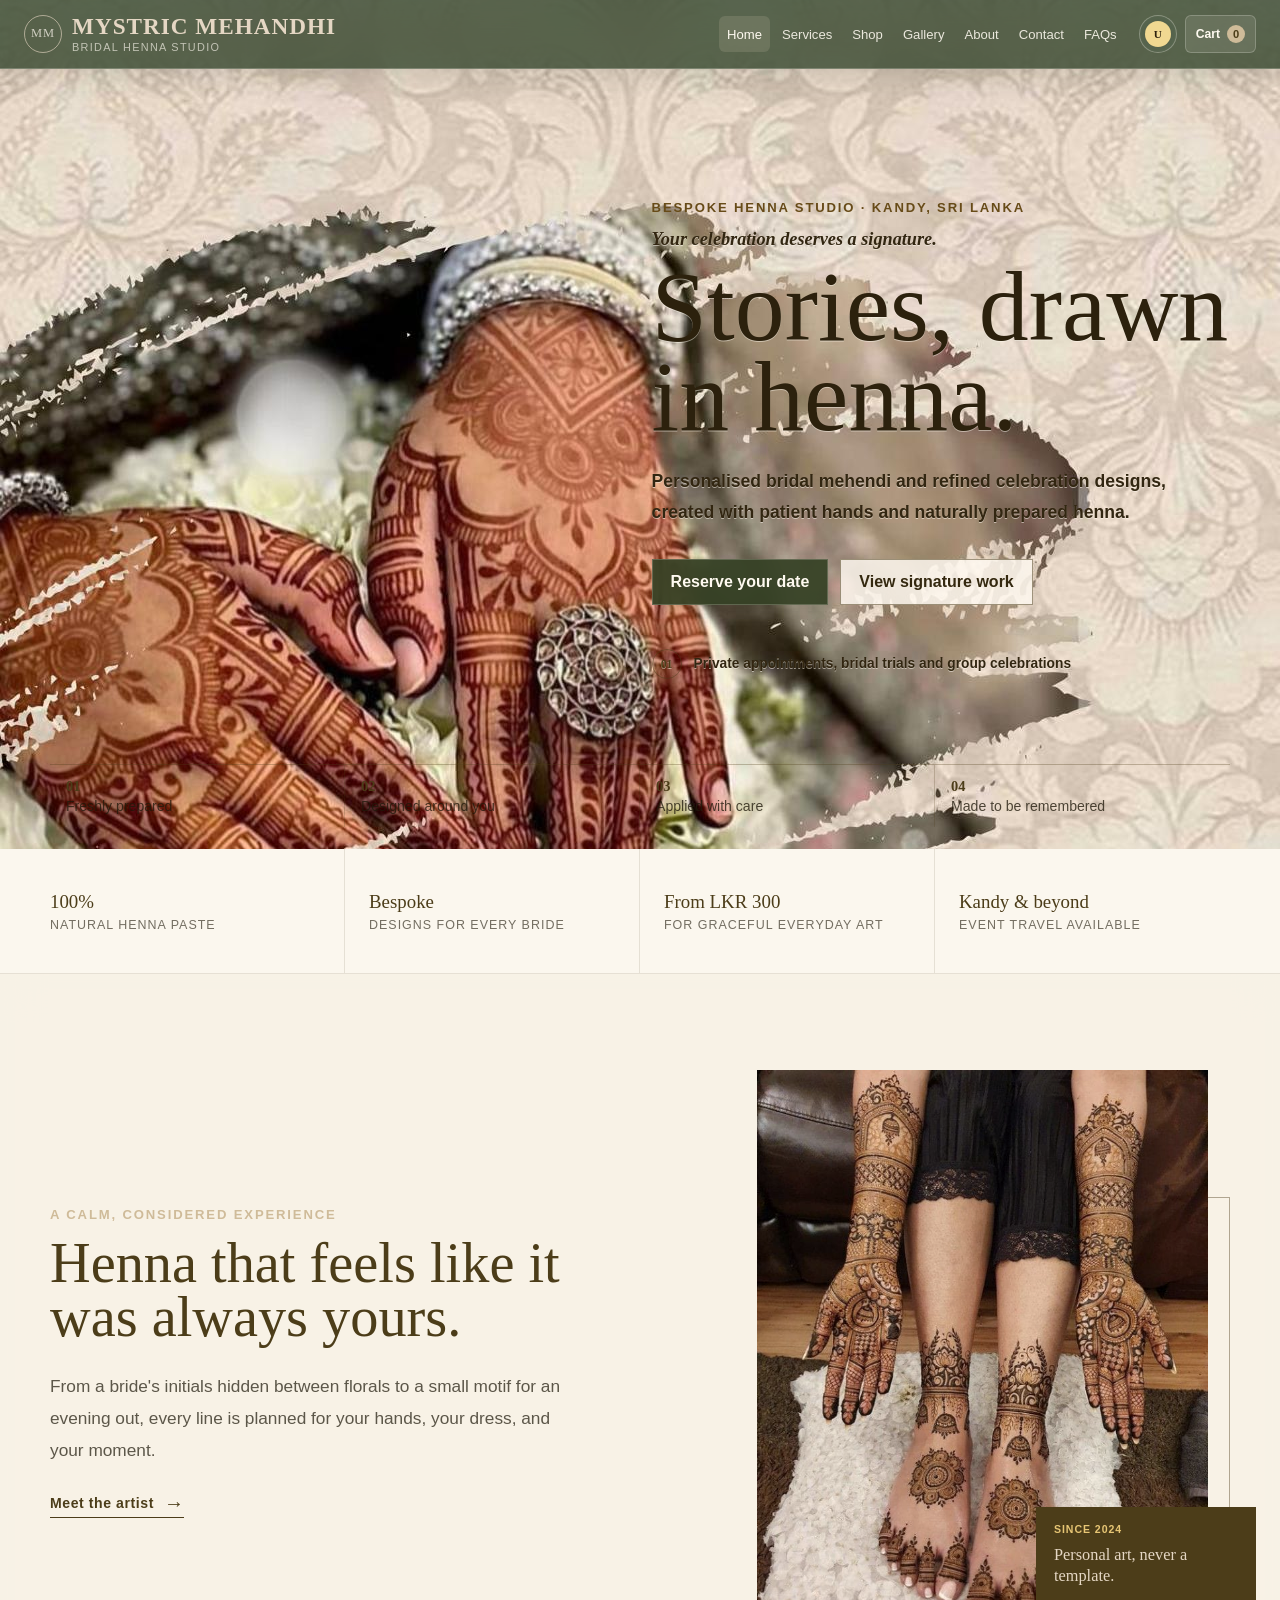
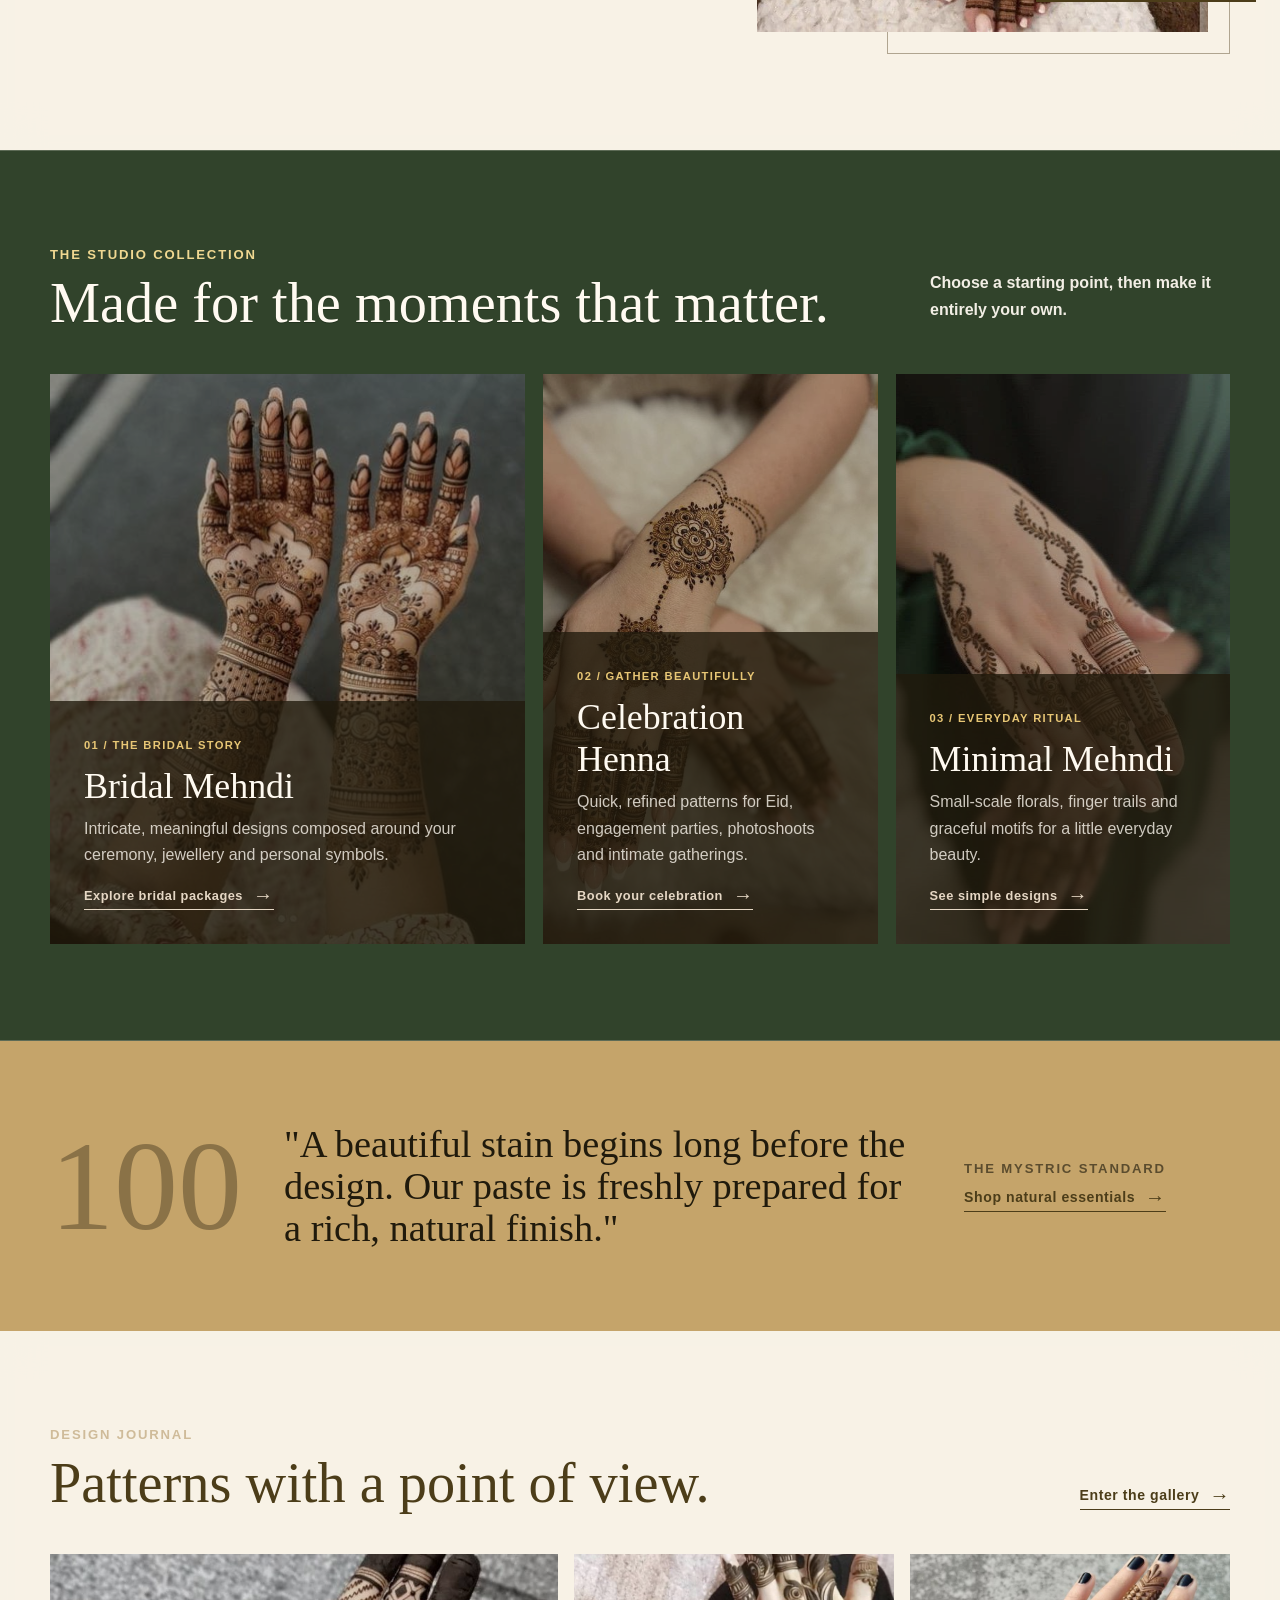
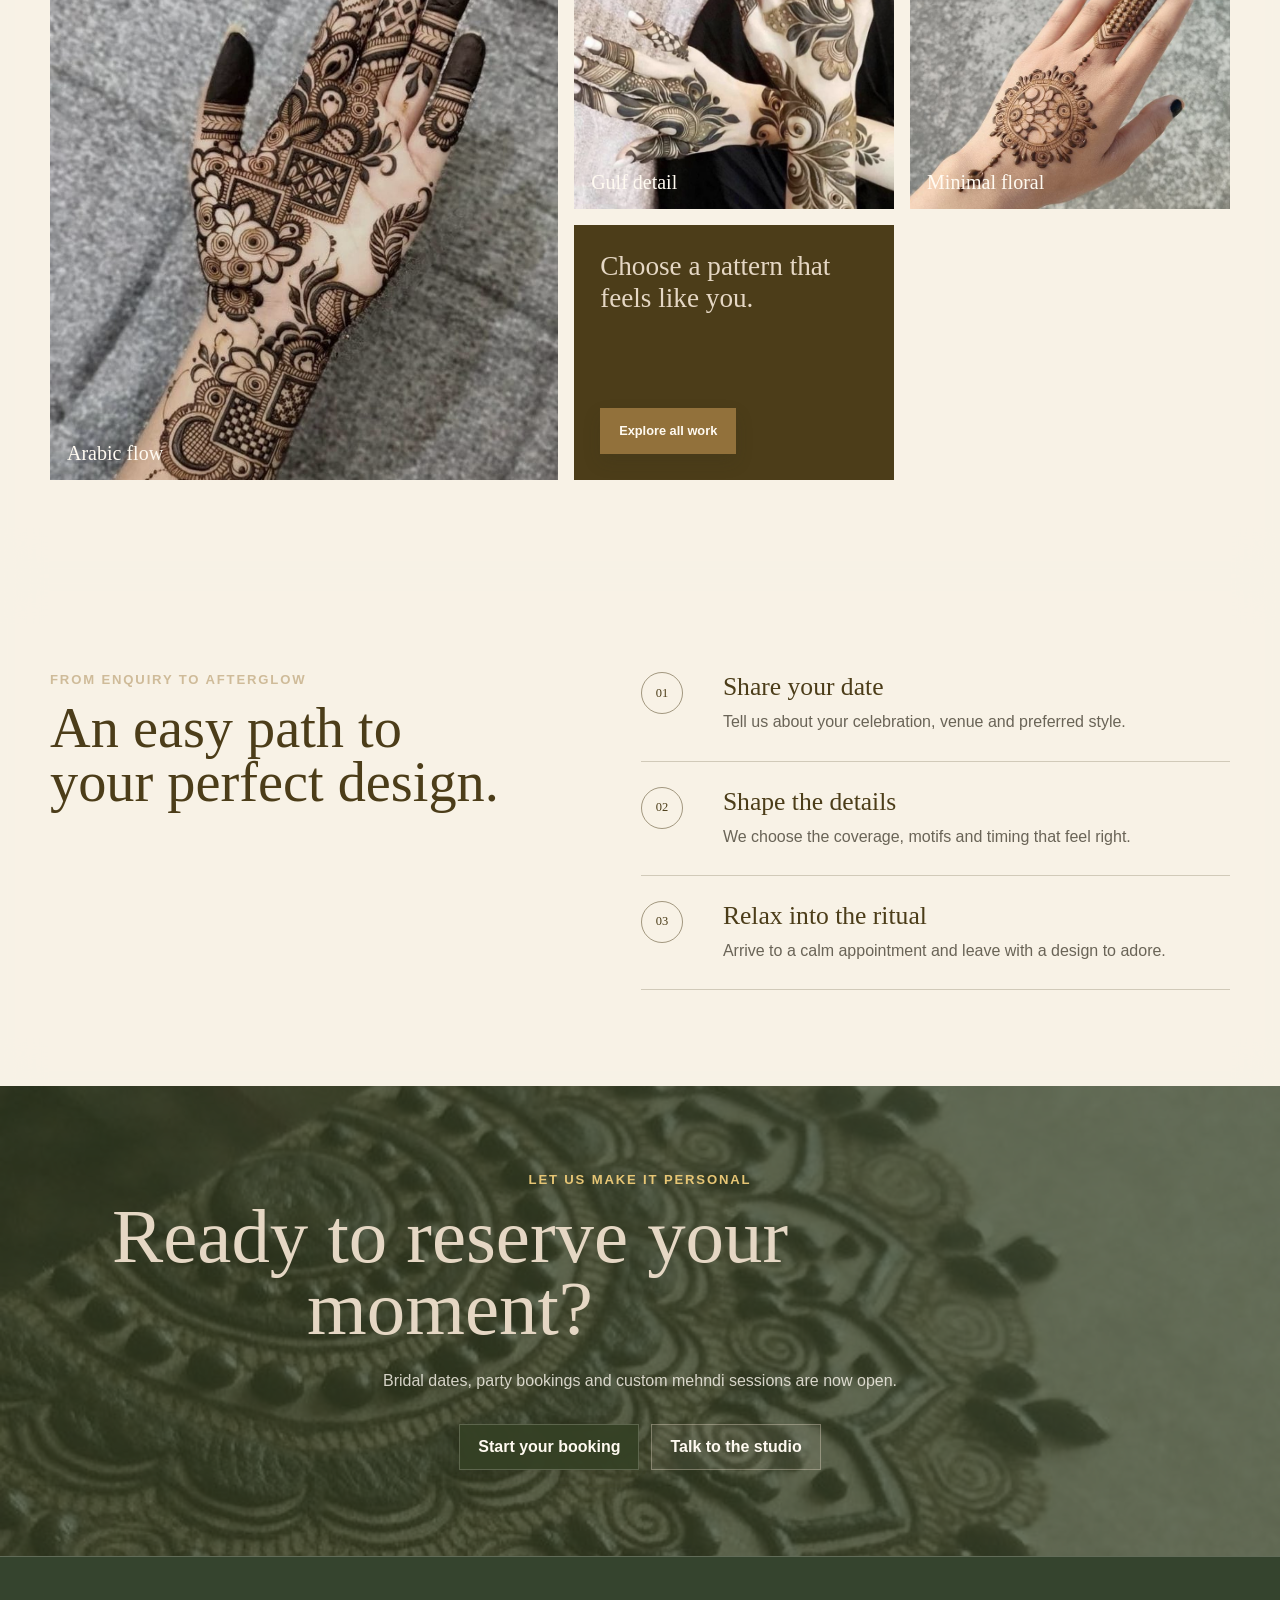
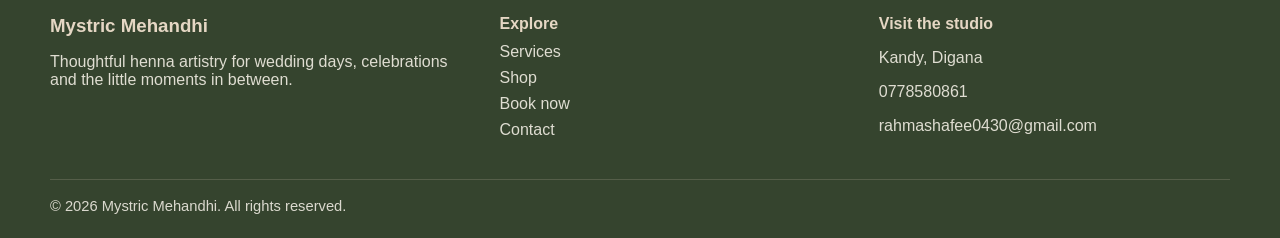
<file: index.html>
<!DOCTYPE html>
<html lang="en">
<head>
  <meta charset="utf-8">
  <meta name="viewport" content="width=device-width, initial-scale=1.0">
  <meta name="description" content="Mystric Mehandhi creates bespoke bridal and celebration henna in Kandy, Sri Lanka.">
  <title>Mystric Mehandhi | Bespoke Bridal Henna in Kandy</title>
  <link rel="stylesheet" href="site.css">
</head>
<body>
  <header class="site-header">
    <div class="nav-shell">
      <a class="brand signature-brand" href="index.html" aria-label="Mystric Mehandhi home">
        <span class="brand-monogram" aria-hidden="true">MM</span>
        <span class="brand-copy"><strong>Mystric Mehandhi</strong><span>Bridal henna studio</span></span>
      </a>
      <nav aria-label="Main navigation">
        <ul class="nav-links">
          <li><a href="index.html" aria-current="page">Home</a></li>
          <li><a href="service2.html">Services</a></li>
          <li><a href="shop.html">Shop</a></li>
          <li><a href="gallerynew.html">Gallery</a></li>
          <li><a href="about.html">About</a></li>
          <li><a href="contactl.html">Contact</a></li>
        </ul>
      </nav>
      <div class="nav-actions">
        <a class="header-booking" href="book.html">Book a session</a>
        <button class="cart-button" type="button" data-open-cart aria-label="Open cart">Cart <span class="cart-badge" data-cart-count>0</span></button>
      </div>
    </div>
  </header>

  <main>
    <section class="signature-hero" aria-label="Bespoke bridal mehndi">
      <div class="signature-hero-content">
        <p class="eyebrow">Bespoke henna studio · Kandy, Sri Lanka</p>
        <p class="hero-kicker">Your celebration deserves a signature.</p>
        <h1>Stories, drawn<br>in henna.</h1>
        <p class="hero-copy">Personalised bridal mehendi and refined celebration designs, created with patient hands and naturally prepared henna.</p>
        <div class="hero-actions">
          <a class="button signature-button" href="book.html?service=bridal">Reserve your date</a>
          <a class="button-ghost" href="#designs">View signature work</a>
        </div>
        <div class="hero-studio-note"><span>01</span> Private appointments, bridal trials and group celebrations</div>
      </div>
      <div class="process-rail signature-rail" aria-label="Mehndi preparation steps">
        <div class="process-chip"><span>01</span>Freshly prepared</div>
        <div class="process-chip"><span>02</span>Designed around you</div>
        <div class="process-chip"><span>03</span>Applied with care</div>
        <div class="process-chip"><span>04</span>Made to be remembered</div>
      </div>
    </section>

    <section class="assurance-strip" aria-label="Studio qualities">
      <div class="container assurance-grid">
        <p><strong>100%</strong><span>natural henna paste</span></p>
        <p><strong>Bespoke</strong><span>designs for every bride</span></p>
        <p><strong>From LKR 300</strong><span>for graceful everyday art</span></p>
        <p><strong>Kandy &amp; beyond</strong><span>event travel available</span></p>
      </div>
    </section>

    <section class="studio-introduction section">
      <div class="container studio-grid">
        <div class="studio-copy" data-reveal>
          <p class="eyebrow">A calm, considered experience</p>
          <h2>Henna that feels like it was always yours.</h2>
          <p>From a bride's initials hidden between florals to a small motif for an evening out, every line is planned for your hands, your dress, and your moment.</p>
          <a class="text-link" href="about.html">Meet the artist <span aria-hidden="true">→</span></a>
        </div>
        <figure class="studio-portrait" data-reveal>
          <img src="bridal.jpg" alt="Intricate bridal mehndi artwork on hands">
          <figcaption><span>Since 2024</span> Personal art, never a template.</figcaption>
        </figure>
      </div>
    </section>

    <section class="signature-services section" id="services">
      <div class="container">
        <div class="signature-heading" data-reveal>
          <div><p class="eyebrow">The studio collection</p><h2>Made for the moments that matter.</h2></div>
          <p>Choose a starting point, then make it entirely your own.</p>
        </div>
        <div class="service-editorial-grid">
          <article class="service-editorial featured" data-reveal>
            <img src="bridal1.jpg" alt="Detailed bridal henna pattern">
            <div class="service-editorial-content"><span>01 / The bridal story</span><h3>Bridal Mehndi</h3><p>Intricate, meaningful designs composed around your ceremony, jewellery and personal symbols.</p><a href="book.html?service=bridal" class="text-link">Explore bridal packages <span aria-hidden="true">→</span></a></div>
          </article>
          <article class="service-editorial" data-reveal>
            <img src="party1.jpg" alt="Elegant party mehndi design">
            <div class="service-editorial-content"><span>02 / Gather beautifully</span><h3>Celebration Henna</h3><p>Quick, refined patterns for Eid, engagement parties, photoshoots and intimate gatherings.</p><a href="book.html?service=party" class="text-link">Book your celebration <span aria-hidden="true">→</span></a></div>
          </article>
          <article class="service-editorial" data-reveal>
            <img src="simple4.jpg" alt="Minimal floral mehndi design">
            <div class="service-editorial-content"><span>03 / Everyday ritual</span><h3>Minimal Mehndi</h3><p>Small-scale florals, finger trails and graceful motifs for a little everyday beauty.</p><a href="book.html?service=simple" class="text-link">See simple designs <span aria-hidden="true">→</span></a></div>
          </article>
        </div>
      </div>
    </section>

    <section class="natural-note">
      <div class="container natural-note-grid">
        <p class="note-number">100</p>
        <p class="natural-quote">"A beautiful stain begins long before the design. Our paste is freshly prepared for a rich, natural finish."</p>
        <div><p class="eyebrow">The Mystric standard</p><a class="text-link light-link" href="shop.html">Shop natural essentials <span aria-hidden="true">→</span></a></div>
      </div>
    </section>

    <section class="design-journal section" id="designs">
      <div class="container">
        <div class="signature-heading" data-reveal>
          <div><p class="eyebrow">Design journal</p><h2>Patterns with a point of view.</h2></div>
          <a class="text-link" href="gallerynew.html">Enter the gallery <span aria-hidden="true">→</span></a>
        </div>
        <div class="journal-grid">
          <figure class="journal-frame journal-tall" data-reveal><img src="arabic1.jpg" alt="Arabic-inspired henna floral design"><figcaption>Arabic flow</figcaption></figure>
          <figure class="journal-frame" data-reveal><img src="gulf2.jpg" alt="Detailed Gulf mehndi pattern"><figcaption>Gulf detail</figcaption></figure>
          <figure class="journal-frame" data-reveal><img src="simple5.jpg" alt="Simple floral mehndi art"><figcaption>Minimal floral</figcaption></figure>
          <div class="journal-invitation" data-reveal><span>Choose a pattern that feels like you.</span><a class="button-secondary" href="gallerynew.html">Explore all work</a></div>
        </div>
      </div>
    </section>

    <section class="booking-ritual section">
      <div class="container ritual-grid">
        <div data-reveal><p class="eyebrow">From enquiry to afterglow</p><h2>An easy path to your perfect design.</h2></div>
        <ol class="ritual-list" data-reveal>
          <li><span>01</span><div><h3>Share your date</h3><p>Tell us about your celebration, venue and preferred style.</p></div></li>
          <li><span>02</span><div><h3>Shape the details</h3><p>We choose the coverage, motifs and timing that feel right.</p></div></li>
          <li><span>03</span><div><h3>Relax into the ritual</h3><p>Arrive to a calm appointment and leave with a design to adore.</p></div></li>
        </ol>
      </div>
    </section>

    <section class="closing-cta">
      <div class="container closing-cta-content" data-reveal>
        <p class="eyebrow">Let us make it personal</p>
        <h2>Ready to reserve your moment?</h2>
        <p>Bridal dates, party bookings and custom mehndi sessions are now open.</p>
        <div class="hero-actions"><a class="button signature-button" href="book.html">Start your booking</a><a class="button-ghost" href="contactl.html">Talk to the studio</a></div>
      </div>
    </section>
  </main>

  <div class="modal" data-cart-modal>
    <div class="modal-content" role="dialog" aria-modal="true" aria-label="Shopping cart">
      <div class="modal-head"><h2>Your Cart</h2><button class="icon-button" type="button" data-close-cart aria-label="Close cart">Close</button></div>
      <p class="hidden" data-cart-empty>Your cart is empty.</p>
      <ul class="cart-list" data-cart-items></ul>
      <div class="cart-total"><span>Total</span><span data-modal-cart-total>LKR 0.00</span></div>
      <div class="hero-actions"><a class="button-secondary" href="checkout.html">Checkout</a><a class="button" href="shop.html">Continue shopping</a></div>
    </div>
  </div>

  <footer class="site-footer signature-footer">
    <div class="container">
      <div class="footer-grid">
        <div><h3>Mystric Mehandhi</h3><p>Thoughtful henna artistry for wedding days, celebrations and the little moments in between.</p></div>
        <div><h4>Explore</h4><div class="footer-links"><a href="service2.html">Services</a><a href="shop.html">Shop</a><a href="book.html">Book now</a><a href="contactl.html">Contact</a></div></div>
        <div><h4>Visit the studio</h4><p>Kandy, Digana</p><p>0778580861</p><p>rahmashafee0430@gmail.com</p></div>
      </div>
      <div class="footer-bottom">&copy; 2026 Mystric Mehandhi. All rights reserved.</div>
    </div>
  </footer>
  <script src="site.js"></script>
</body>
</html>
</file>
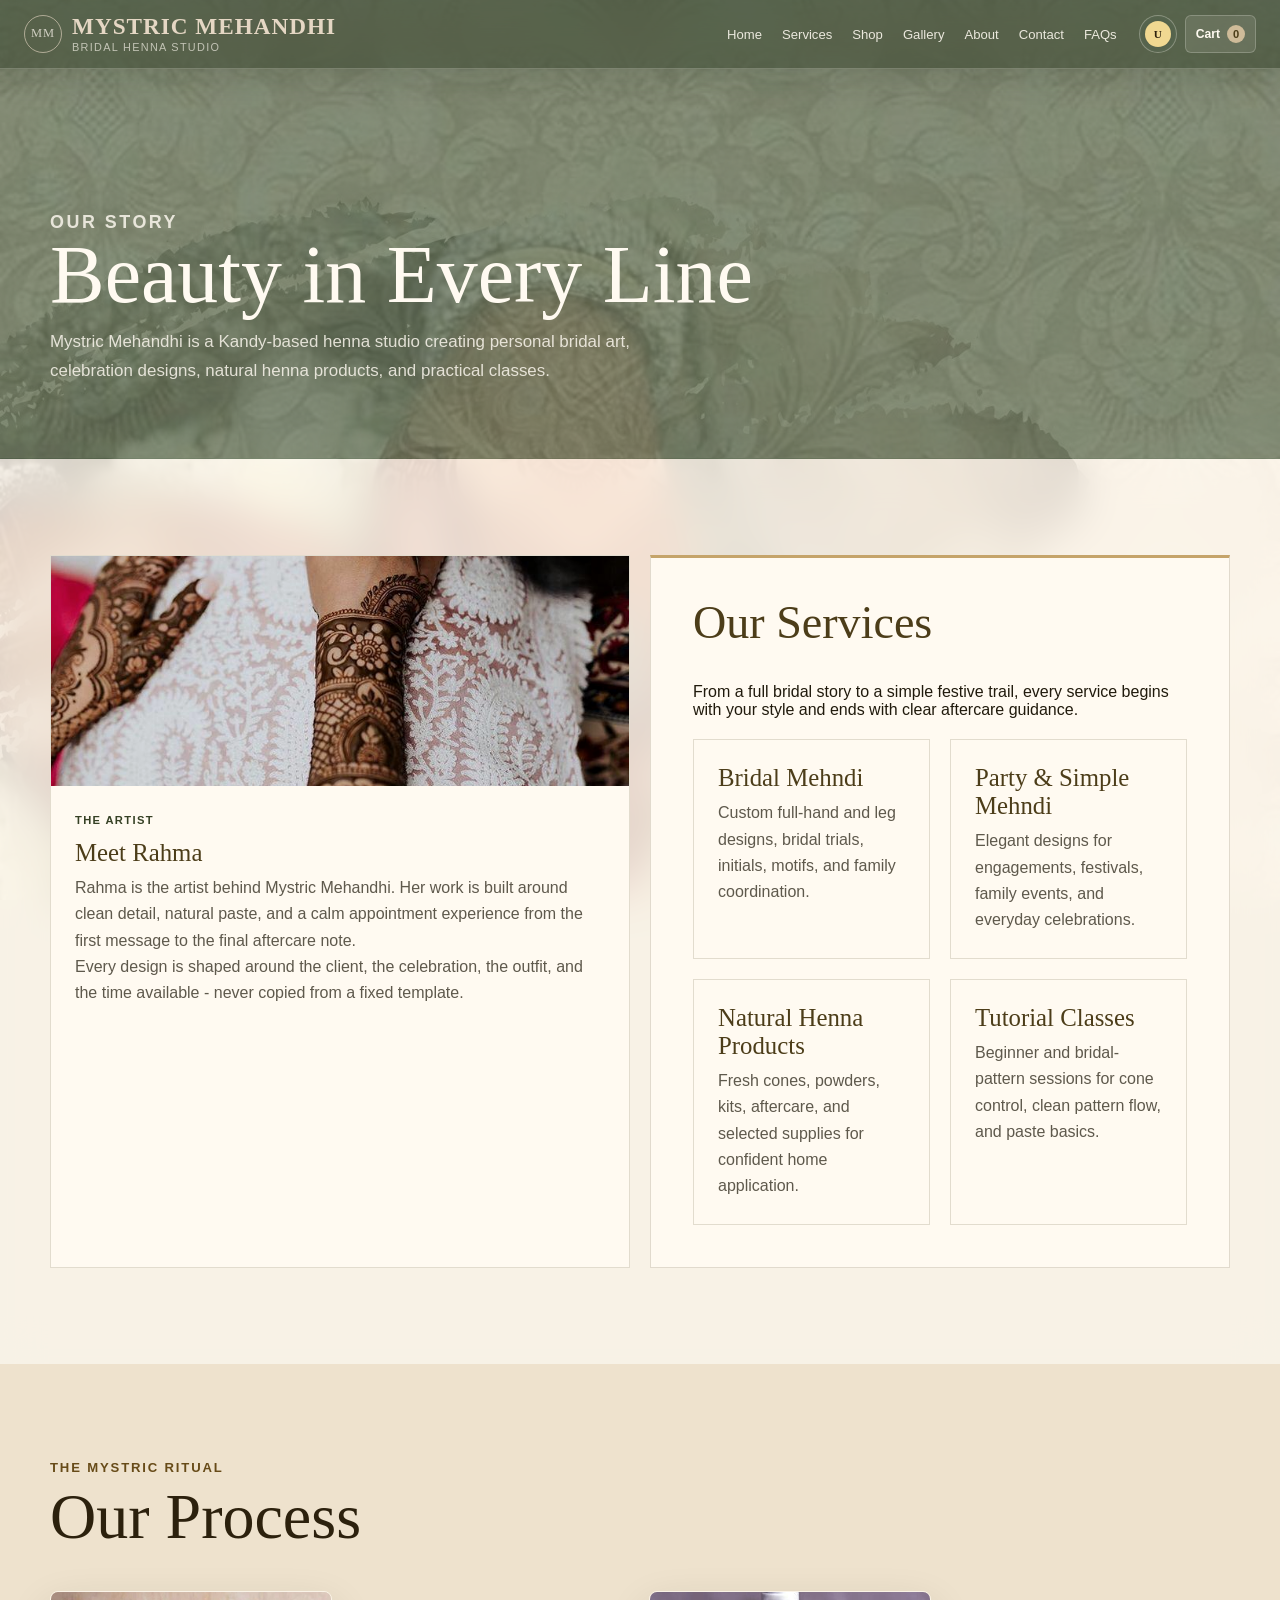
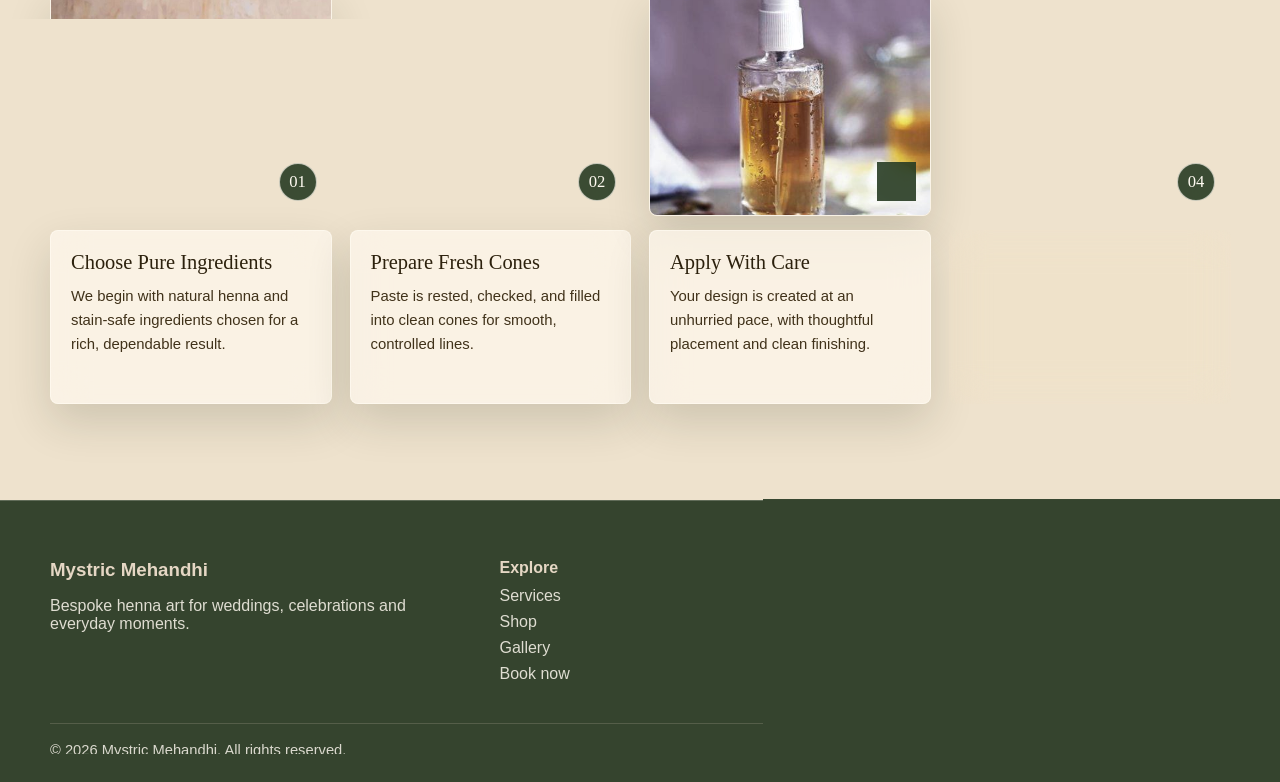
<file: about - Copy.html>
<!DOCTYPE html>
<html lang="en">
<head>
  <meta charset="utf-8">
  <meta name="viewport" content="width=device-width, initial-scale=1.0">
  <title>About | Mystric Mehandhi</title>
  <link rel="stylesheet" href="site.css">
</head>
<body>
  <header class="site-header">
    <div class="nav-shell">
      <a class="brand" href="index.html"><strong>Mystric Mehandhi</strong><span>Natural henna artistry</span></a>
      <nav aria-label="Main navigation">
        <ul class="nav-links">
          <li><a href="index.html">Home</a></li>
          <li><a href="service2.html">Services</a></li>
          <li><a href="shop.html">Shop</a></li>
          <li><a href="gallerynew.html">Gallery</a></li>
          <li><a href="about.html" aria-current="page">About</a></li>
          <li><a href="contactl.html">Contact</a></li>
          <li><a href="faqsnew.html">FAQs</a></li>
        </ul>
      </nav>
      <div class="nav-actions">
        <button class="icon-button" type="button" data-open-cart>Cart<span class="cart-badge" data-cart-count>0</span></button>
      </div>
    </div>
  </header>

  <main>
    <section class="page-hero">
      <div class="container">
        <p class="eyebrow">Our story</p>
        <h1>Beauty in Every Line</h1>
        <p>Mystric Mehandhi is a Kandy-based henna studio creating personal bridal art, celebration designs, natural henna products, and practical classes.</p>
      </div>
    </section>

    <section class="section">
      <div class="container grid grid-2">
        <article class="card media-card">
          <img src="aboutimg.jpg" alt="Mehndi artist portrait and design inspiration">
          <div class="card-body">
            <span class="card-label">The artist</span>
            <h3>Meet Rahma</h3>
            <p>Rahma is the artist behind Mystric Mehandhi. Her work is built around clean detail, natural paste, and a calm appointment experience from the first message to the final aftercare note.</p>
            <p>Every design is shaped around the client, the celebration, the outfit, and the time available - never copied from a fixed template.</p>
          </div>
        </article>

        <div class="form-shell">
          <div class="section-title">
            <h2>Our Services</h2>
          </div>
          <p>From a full bridal story to a simple festive trail, every service begins with your style and ends with clear aftercare guidance.</p>
          <div class="grid grid-2" style="margin-top: 20px;">
            <div class="card"><div class="card-body"><h3>Bridal Mehndi</h3><p>Custom full-hand and leg designs, bridal trials, initials, motifs, and family coordination.</p></div></div>
            <div class="card"><div class="card-body"><h3>Party &amp; Simple Mehndi</h3><p>Elegant designs for engagements, festivals, family events, and everyday celebrations.</p></div></div>
            <div class="card"><div class="card-body"><h3>Natural Henna Products</h3><p>Fresh cones, powders, kits, aftercare, and selected supplies for confident home application.</p></div></div>
            <div class="card"><div class="card-body"><h3>Tutorial Classes</h3><p>Beginner and bridal-pattern sessions for cone control, clean pattern flow, and paste basics.</p></div></div>
          </div>
        </div>
      </div>
    </section>

    <section class="section alt about-process-section">
      <div class="container">
        <div class="about-process-heading">
          <div>
            <p class="eyebrow">The Mystric ritual</p>
            <h2>Our Process</h2>
          </div>
          <p>From fresh ingredients to a beautiful stain, each detail is prepared with intention.</p>
        </div>
        <div class="about-process-graphic">
          <article class="about-process-step">
            <div class="process-step-media"><img src="mehandicone.jpg" alt="Natural henna powder packs"><span>01</span></div>
            <div><h3>Choose Pure Ingredients</h3><p>We begin with natural henna and stain-safe ingredients chosen for a rich, dependable result.</p></div>
          </article>
          <article class="about-process-step">
            <div class="process-step-media"><img src="hennapowder.jpg" alt="Freshly prepared mehndi cones"><span>02</span></div>
            <div><h3>Prepare Fresh Cones</h3><p>Paste is rested, checked, and filled into clean cones for smooth, controlled lines.</p></div>
          </article>
          <article class="about-process-step">
            <div class="process-step-media"><img src="sealent.jpg" alt="Natural mehndi aftercare oil"><span>03</span></div>
            <div><h3>Apply With Care</h3><p>Your design is created at an unhurried pace, with thoughtful placement and clean finishing.</p></div>
          </article>
          <article class="about-process-step">
            <div class="process-step-media"><img src="container.jpg" alt="Carefully packed henna aftercare products"><span>04</span></div>
            <div><h3>Guide the Stain</h3><p>You leave with clear aftercare advice and products that help your henna deepen beautifully.</p></div>
          </article>
        </div>
      </div>
    </section>
  </main>

  <footer class="site-footer">
    <div class="container">
      <div class="footer-bottom">&copy; 2026 Mystric Mehandhi. All rights reserved.</div>
    </div>
  </footer>

  <script src="site.js"></script>
</body>
</html>
</file>
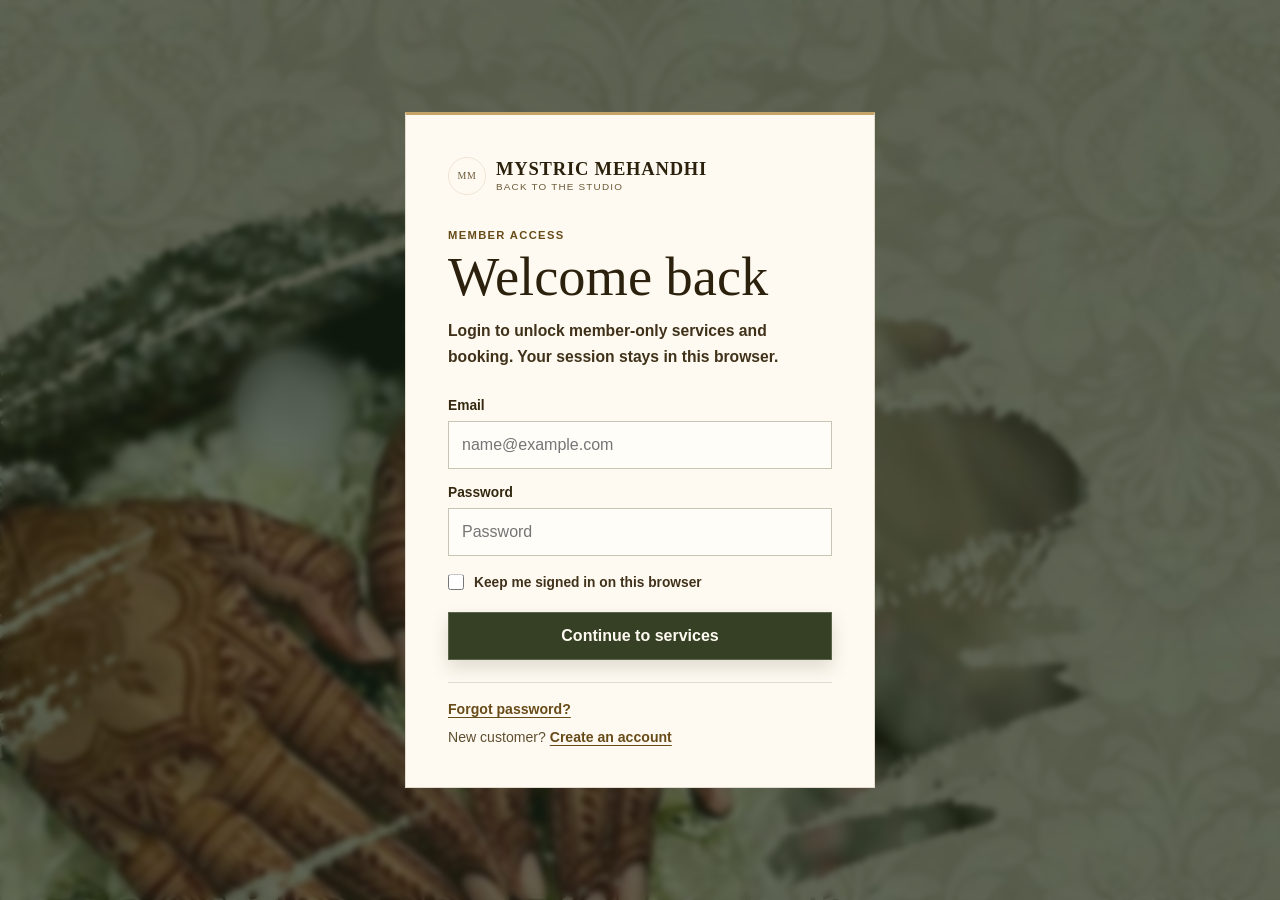
<file: book.html>
<!DOCTYPE html>
<html lang="en">
<head>
  <meta charset="utf-8">
  <meta name="viewport" content="width=device-width, initial-scale=1.0">
  <title>Book Appointment | Mystric Mehandhi</title>
  <link rel="stylesheet" href="site.css">
</head>
<body>
  <header class="site-header">
    <div class="nav-shell">
      <a class="brand" href="index.html"><strong>Mystric Mehandhi</strong><span>Natural henna artistry</span></a>
      <nav aria-label="Main navigation">
        <ul class="nav-links">
          <li><a href="index.html">Home</a></li>
          <li><a href="service2.html">Services</a></li>
          <li><a href="shop.html">Shop</a></li>
          <li><a href="gallerynew.html">Gallery</a></li>
          <li><a href="about.html">About</a></li>
          <li><a href="contactl.html">Contact</a></li>
          <li><a href="faqsnew.html">FAQs</a></li>
        </ul>
      </nav>
      <div class="nav-actions">
        <button class="icon-button" type="button" data-open-cart>Cart<span class="cart-badge" data-cart-count>0</span></button>
      </div>
    </div>
  </header>

  <main>
    <section class="page-hero">
      <div class="container">
        <p class="eyebrow">Appointment request</p>
        <h1>Book Mehndi</h1>
        <p>Submit your preferred date, time, package, and contact details. Your booking is saved locally and ready for confirmation.</p>
      </div>
    </section>

    <section class="section">
      <div class="container">
        <form class="form-shell" id="bookingForm">
          <div class="section-title">
            <h2>Booking Details</h2>
            <p>Choose the service and sub-service. Prices are shown inside the package list.</p>
          </div>

          <div class="form-grid">
            <div class="field">
              <label for="customerName">Full Name</label>
              <input type="text" id="customerName" name="customerName" placeholder="Your name" required>
            </div>
            <div class="field">
              <label for="bookingEmail">Email</label>
              <input type="email" id="bookingEmail" name="email" placeholder="name@example.com" required>
            </div>
            <div class="field">
              <label for="phone">Phone Number</label>
              <input type="tel" id="phone" name="phone" placeholder="0771234567" required>
            </div>
            <div class="field">
              <label for="people">Number of People</label>
              <select name="people" id="people" required>
                <option value="">Select people</option>
                <option value="1">1 person</option>
                <option value="2">2 people</option>
                <option value="3">3 people</option>
                <option value="4">4 people</option>
                <option value="5">5 people</option>
                <option value="6">6 people</option>
                <option value="7">7 people</option>
                <option value="8">8 people</option>
                <option value="9">9 people</option>
                <option value="10">10 people</option>
                <option value="11">11 people</option>
                <option value="12">12 people</option>
              </select>
            </div>
            <div class="field">
              <label for="date">Appointment Date</label>
              <input type="date" id="date" name="date" required>
            </div>
            <div class="field">
              <label for="appointment-time">Appointment Time</label>
              <input type="time" id="appointment-time" name="time" required>
            </div>
            <div class="field">
              <label for="service">Service</label>
              <select name="service" id="service" required>
                <option value="">Select service</option>
                <option value="bridal">Bridal Mehndi Services</option>
                <option value="party">Party Henna Services</option>
                <option value="simple">Simple Henna Services</option>
                <option value="tutorial">Tutorial Classes</option>
              </select>
            </div>
            <div class="field">
              <label for="sub-service">Sub-Service</label>
              <select name="subService" id="sub-service" required>
                <option value="">Select sub-service</option>
              </select>
            </div>
            <div class="field full">
              <label for="address">Event Address</label>
              <textarea id="address" name="address" placeholder="Home, hall, or event location" required></textarea>
            </div>
            <div class="field full">
              <label for="reference">Design Reference or Notes</label>
              <textarea id="reference" name="reference" placeholder="Mention design style, bridal name initials, guest timing, or reference design"></textarea>
            </div>
          </div>

          <button class="button-secondary" type="submit">Submit Booking</button>
          <div class="status-message" id="bookingSuccess" role="status"></div>
        </form>
      </div>
    </section>
  </main>

  <footer class="site-footer">
    <div class="container">
      <div class="footer-bottom">&copy; 2026 Mystric Mehandhi. All rights reserved.</div>
    </div>
  </footer>

  <script src="site.js"></script>
</body>
</html>
</file>
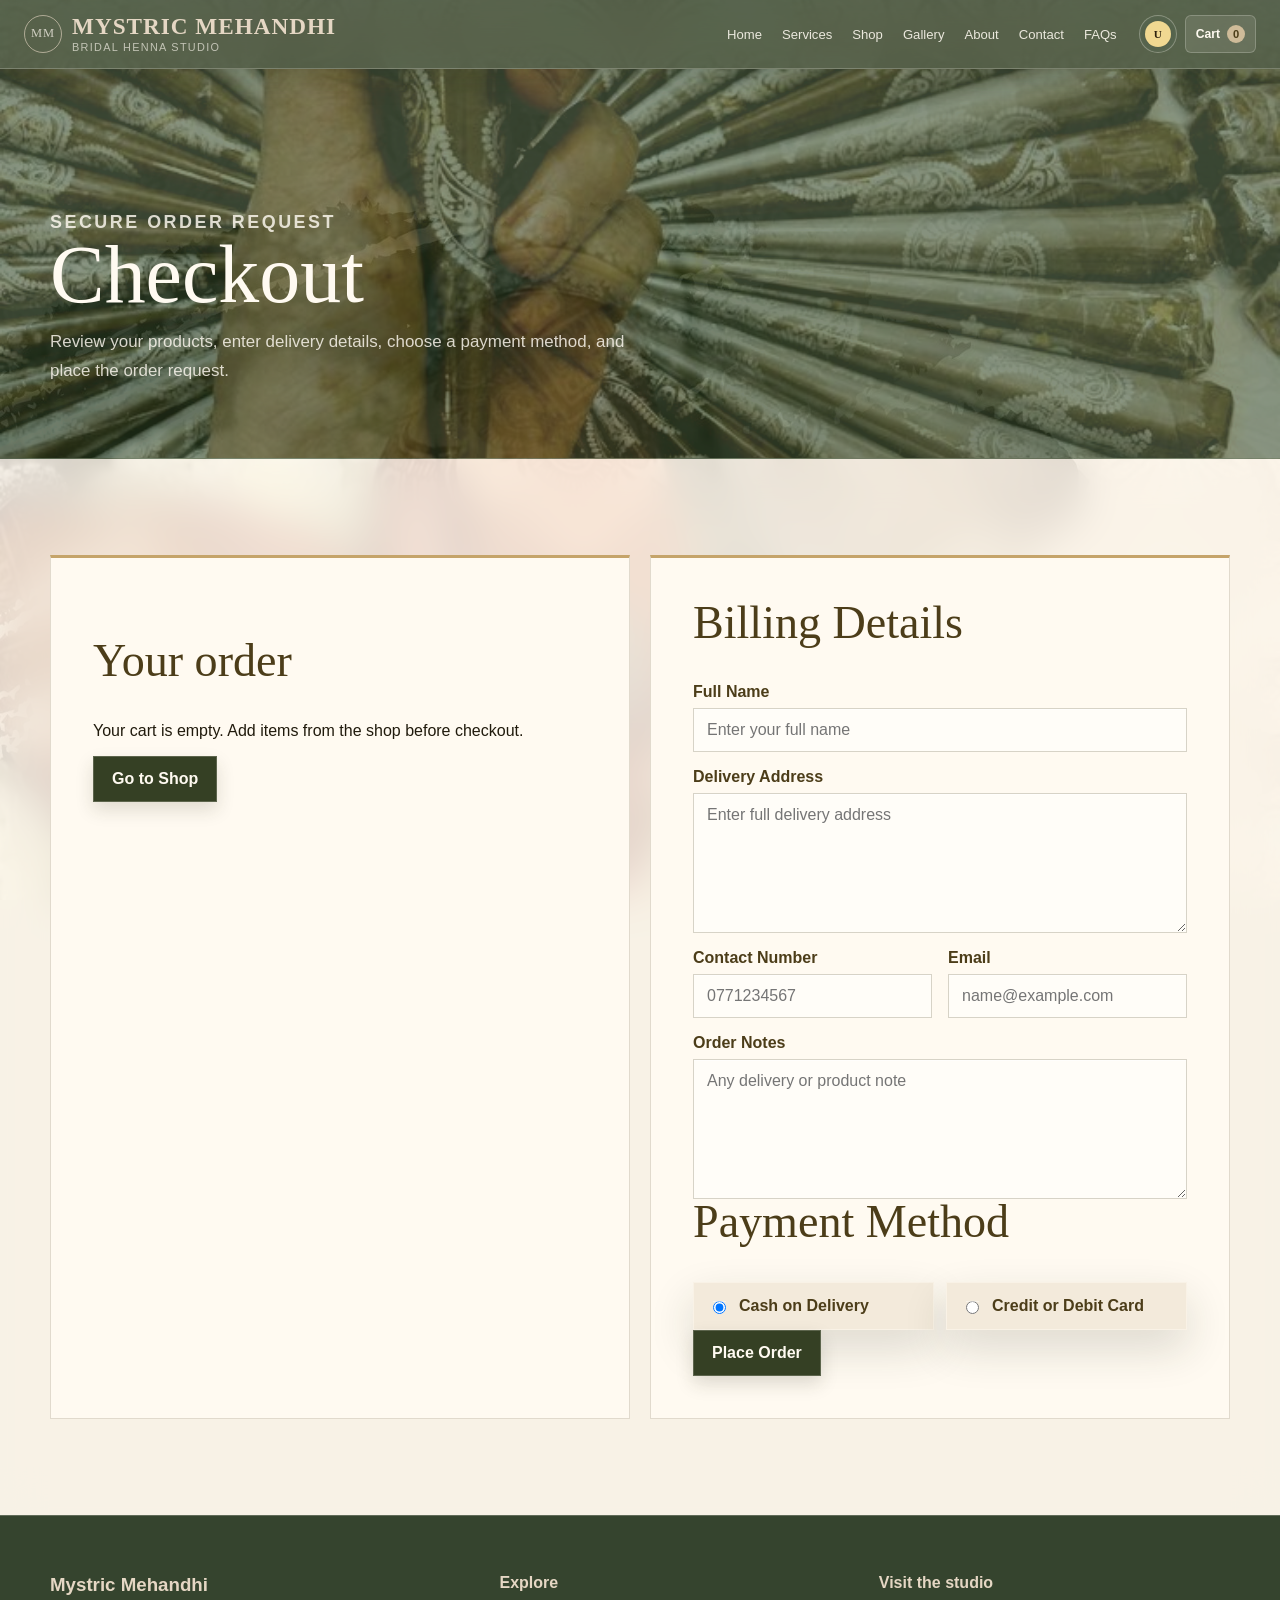
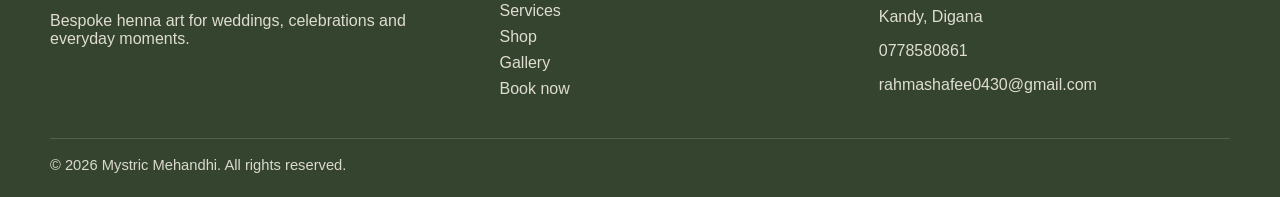
<file: checkout.html>
<!DOCTYPE html>
<html lang="en">
<head>
  <meta charset="utf-8">
  <meta name="viewport" content="width=device-width, initial-scale=1.0">
  <title>Checkout | Mystric Mehandhi</title>
  <link rel="stylesheet" href="site.css">
</head>
<body>
  <header class="site-header">
    <div class="nav-shell">
      <a class="brand" href="index.html"><strong>Mystric Mehandhi</strong><span>Natural henna artistry</span></a>
      <nav aria-label="Main navigation">
        <ul class="nav-links">
          <li><a href="index.html">Home</a></li>
          <li><a href="service2.html">Services</a></li>
          <li><a href="shop.html">Shop</a></li>
          <li><a href="gallerynew.html">Gallery</a></li>
          <li><a href="contactl.html">Contact</a></li>
        </ul>
      </nav>
      <div class="nav-actions">
        <button class="icon-button" type="button" data-open-cart>Cart<span class="cart-badge" data-cart-count>0</span></button>
      </div>
    </div>
  </header>

  <main>
    <section class="page-hero">
      <div class="container">
        <p class="eyebrow">Secure order request</p>
        <h1>Checkout</h1>
        <p>Review your products, enter delivery details, choose a payment method, and place the order request.</p>
      </div>
    </section>

    <section class="section">
      <div class="container">
        <div class="grid grid-2">
          <aside class="form-shell" id="checkoutSummary">
            <h2>Your order</h2>
            <p>Loading cart...</p>
          </aside>

          <form class="form-shell" id="checkoutForm">
            <div class="section-title">
              <h2>Billing Details</h2>
            </div>
            <div class="form-grid">
              <div class="field full">
                <label for="name">Full Name</label>
                <input type="text" id="name" name="name" placeholder="Enter your full name" required>
              </div>
              <div class="field full">
                <label for="address">Delivery Address</label>
                <textarea id="address" name="address" placeholder="Enter full delivery address" required></textarea>
              </div>
              <div class="field">
                <label for="contact">Contact Number</label>
                <input type="tel" id="contact" name="contact" placeholder="0771234567" required>
              </div>
              <div class="field">
                <label for="email">Email</label>
                <input type="email" id="email" name="email" placeholder="name@example.com" required>
              </div>
              <div class="field full">
                <label for="notes">Order Notes</label>
                <textarea id="notes" name="notes" placeholder="Any delivery or product note"></textarea>
              </div>
            </div>

            <div class="section-title">
              <h2>Payment Method</h2>
            </div>
            <div class="radio-grid">
              <label class="radio-card">
                <input type="radio" name="payment" value="COD" required checked>
                <span>Cash on Delivery</span>
              </label>
              <label class="radio-card">
                <input type="radio" name="payment" value="Card" required>
                <span>Credit or Debit Card</span>
              </label>
            </div>

            <div class="form-grid card-details">
              <div class="field full">
                <label for="cardNumber">Card Number</label>
                <input type="text" id="cardNumber" name="cardNumber" placeholder="1234 5678 9012 3456">
              </div>
              <div class="field">
                <label for="expiry">Expiry Date</label>
                <input type="month" id="expiry" name="expiry">
              </div>
              <div class="field">
                <label for="cvv">CVV</label>
                <input type="text" id="cvv" name="cvv" placeholder="123">
              </div>
            </div>

            <button class="button-secondary" type="submit">Place Order</button>
            <div class="status-message" id="checkoutSuccess" role="status"></div>
          </form>
        </div>
      </div>
    </section>
  </main>

  <footer class="site-footer">
    <div class="container">
      <div class="footer-bottom">&copy; 2026 Mystric Mehandhi. All rights reserved.</div>
    </div>
  </footer>

  <script src="site.js"></script>
</body>
</html>
</file>
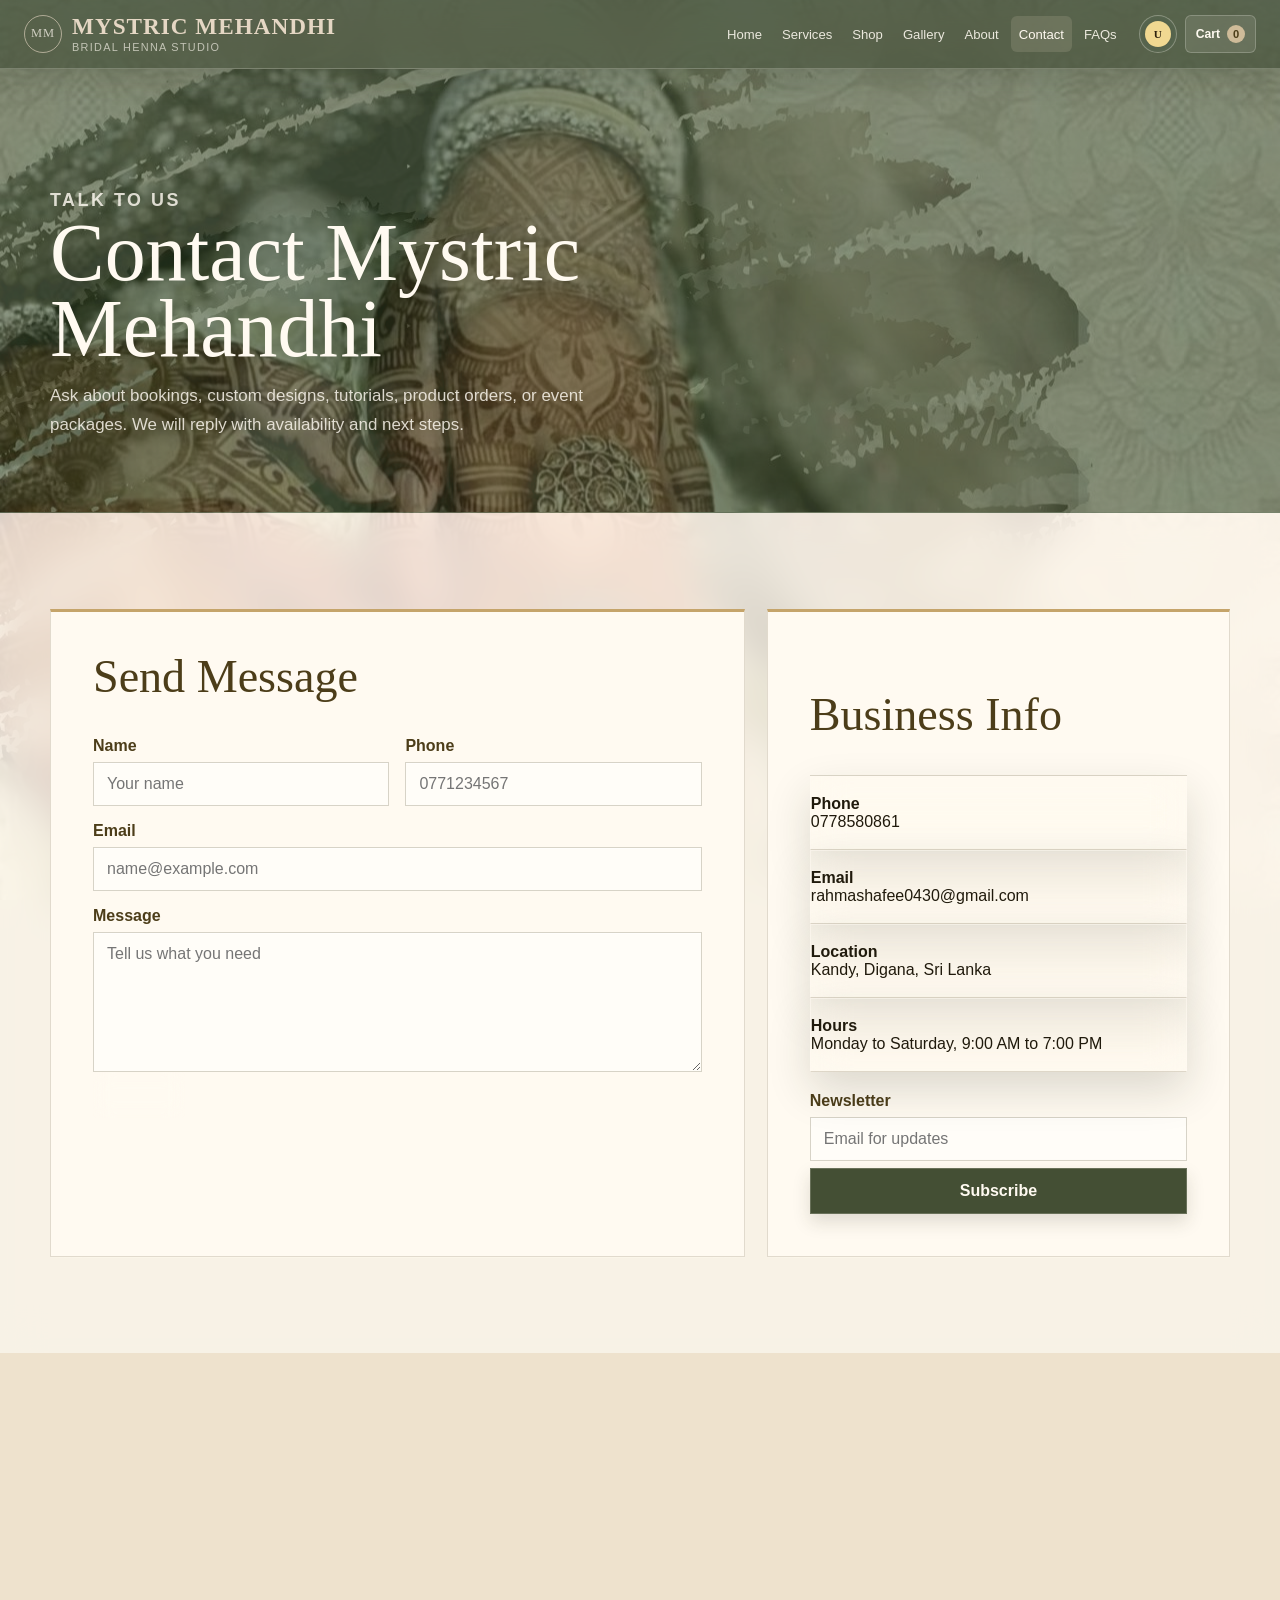
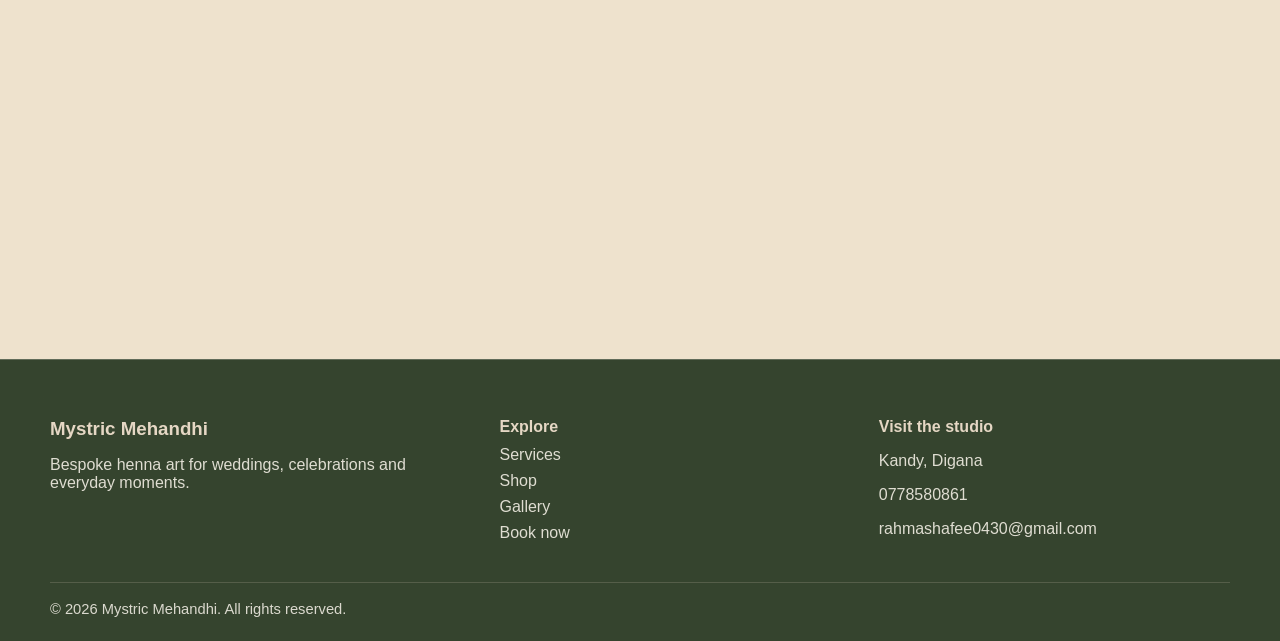
<file: contactl.html>
<!DOCTYPE html>
<html lang="en">
<head>
  <meta charset="utf-8">
  <meta name="viewport" content="width=device-width, initial-scale=1.0">
  <title>Contact | Mystric Mehandhi</title>
  <link rel="stylesheet" href="site.css">
</head>
<body>
  <header class="site-header">
    <div class="nav-shell">
      <a class="brand" href="index.html"><strong>Mystric Mehandhi</strong><span>Natural henna artistry</span></a>
      <nav aria-label="Main navigation">
        <ul class="nav-links">
          <li><a href="index.html">Home</a></li>
          <li><a href="service2.html">Services</a></li>
          <li><a href="shop.html">Shop</a></li>
          <li><a href="gallerynew.html">Gallery</a></li>
          <li><a href="about.html">About</a></li>
          <li><a href="contactl.html" aria-current="page">Contact</a></li>
          <li><a href="faqsnew.html">FAQs</a></li>
        </ul>
      </nav>
      <div class="nav-actions">
        <button class="icon-button" type="button" data-open-cart>Cart<span class="cart-badge" data-cart-count>0</span></button>
      </div>
    </div>
  </header>

  <main>
    <section class="page-hero">
      <div class="container">
        <p class="eyebrow">Talk to us</p>
        <h1>Contact Mystric Mehandhi</h1>
        <p>Ask about bookings, custom designs, tutorials, product orders, or event packages. We will reply with availability and next steps.</p>
      </div>
    </section>

    <section class="section">
      <div class="container contact-layout">
        <form class="form-shell" id="contactForm">
          <div class="section-title">
            <h2>Send Message</h2>
          </div>
          <div class="form-grid">
            <div class="field">
              <label for="name">Name</label>
              <input type="text" id="name" name="name" placeholder="Your name" required>
            </div>
            <div class="field">
              <label for="phone">Phone</label>
              <input type="tel" id="phone" name="phone" placeholder="0771234567" required>
            </div>
            <div class="field full">
              <label for="email">Email</label>
              <input type="email" id="email" name="email" placeholder="name@example.com" required>
            </div>
            <div class="field full">
              <label for="message">Message</label>
              <textarea id="message" name="message" placeholder="Tell us what you need" required></textarea>
            </div>
          </div>
          <button class="button-secondary" type="submit">Submit</button>
          <div class="status-message" id="contactSuccess" role="status"></div>
        </form>

        <aside class="form-shell">
          <h2>Business Info</h2>
          <div class="info-list">
            <div><strong>Phone</strong><br>0778580861</div>
            <div><strong>Email</strong><br>rahmashafee0430@gmail.com</div>
            <div><strong>Location</strong><br>Kandy, Digana, Sri Lanka</div>
            <div><strong>Hours</strong><br>Monday to Saturday, 9:00 AM to 7:00 PM</div>
          </div>

          <form id="newsletterForm" class="field" style="margin-top: 20px;">
            <label for="newsletterEmail">Newsletter</label>
            <input type="email" id="newsletterEmail" name="newsletterEmail" placeholder="Email for updates" required>
            <button class="button" type="submit">Subscribe</button>
            <div class="status-message" id="newsletterSuccess" role="status"></div>
          </form>
        </aside>
      </div>
    </section>

    <section class="section alt">
      <div class="container">
        <iframe
          class="map-frame"
          title="Digana, Sri Lanka map"
          src="https://www.google.com/maps/embed?pb=!1m18!1m12!1m3!1d3955.070124747486!2d80.8106145!3d7.3122245999999995!2m3!1f0!2f0!3f0!3m2!1i1024!2i768!4f13.1!3m3!1m2!1s0x3ae3cdd0e69f1d4d%3A0xdf3f4f4bf7d6d2cb!2sDigana%2C%20Sri%20Lanka!5e0!3m2!1sen!2slk!4v1691215478914!5m2!1sen!2slk"
          loading="lazy"
          allowfullscreen>
        </iframe>
      </div>
    </section>
  </main>

  <footer class="site-footer">
    <div class="container">
      <div class="footer-bottom">&copy; 2026 Mystric Mehandhi. All rights reserved.</div>
    </div>
  </footer>

  <script src="site.js"></script>
</body>
</html>
</file>
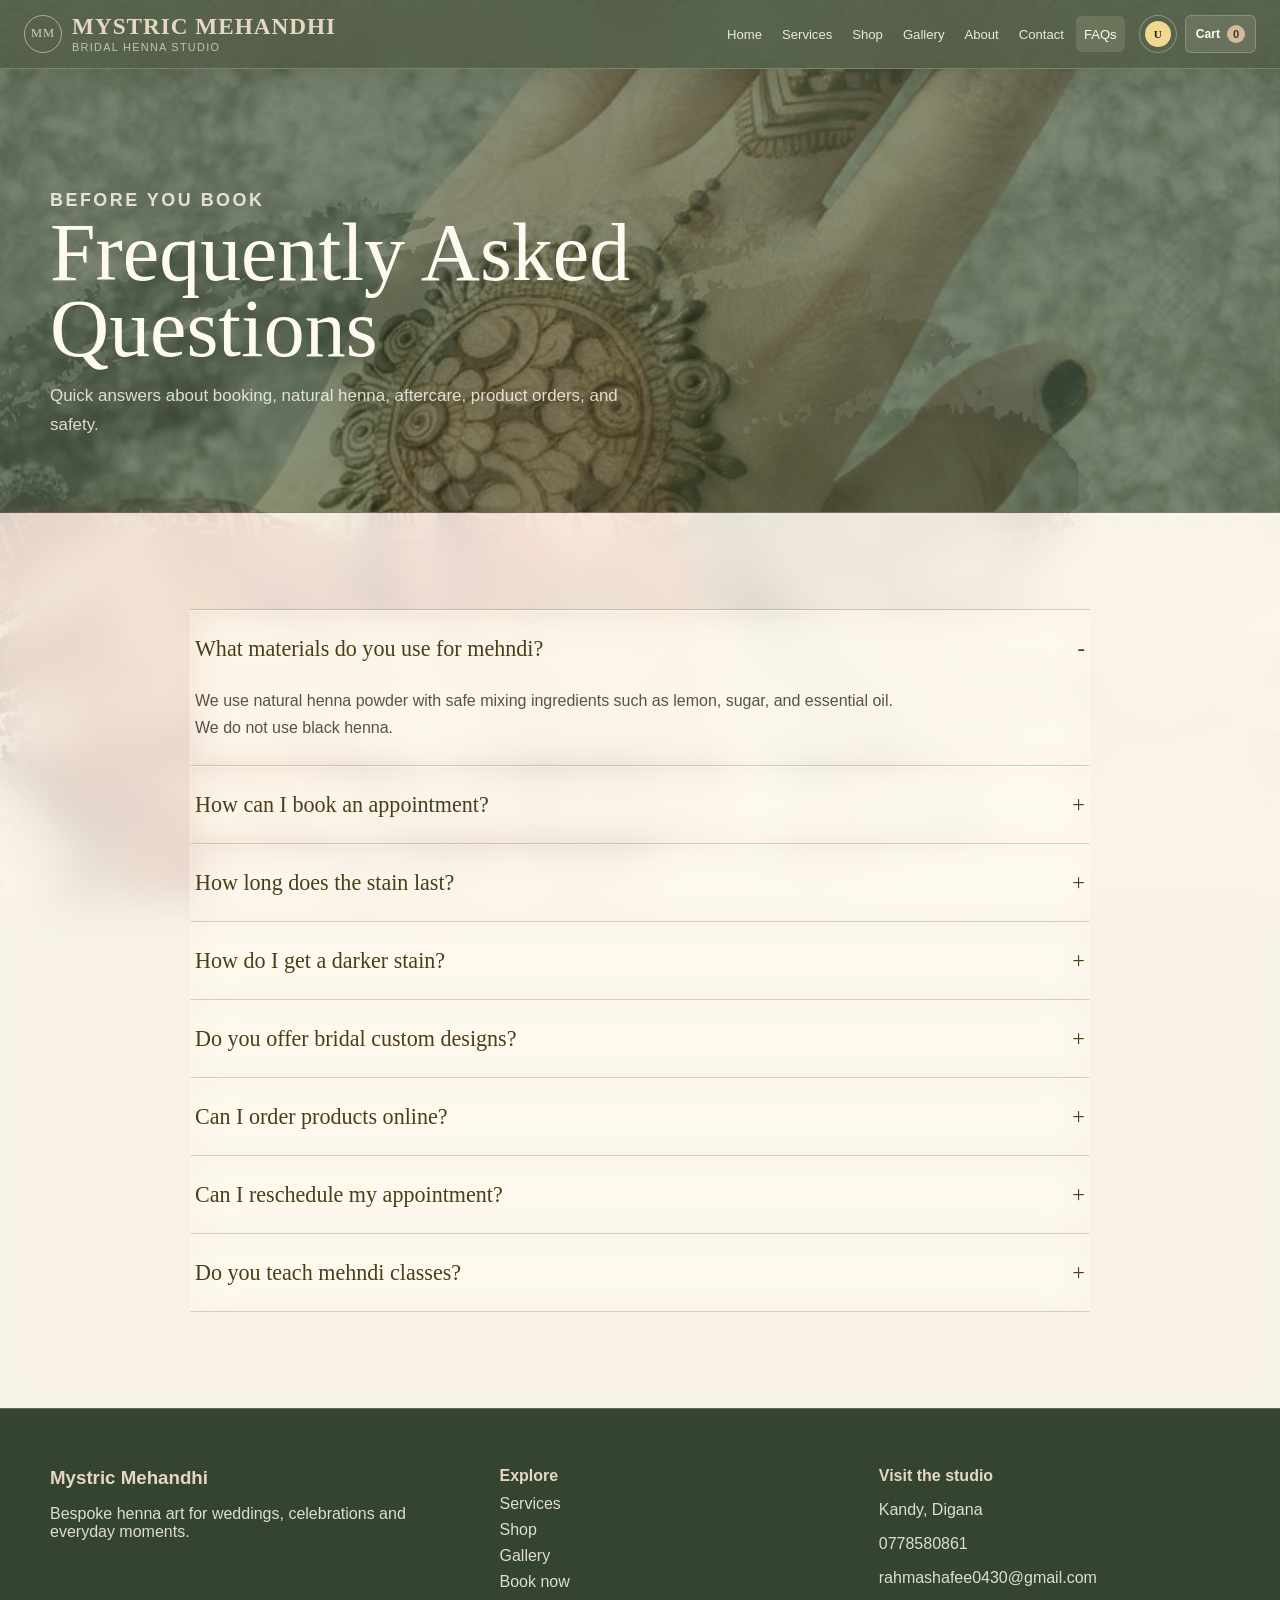
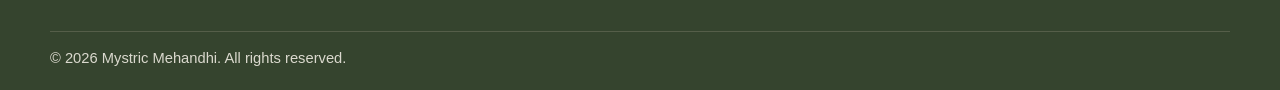
<file: faqsnew.html>
<!DOCTYPE html>
<html lang="en">
<head>
  <meta charset="utf-8">
  <meta name="viewport" content="width=device-width, initial-scale=1.0">
  <title>FAQs | Mystric Mehandhi</title>
  <link rel="stylesheet" href="site.css">
</head>
<body>
  <header class="site-header">
    <div class="nav-shell">
      <a class="brand" href="index.html"><strong>Mystric Mehandhi</strong><span>Natural henna artistry</span></a>
      <nav aria-label="Main navigation">
        <ul class="nav-links">
          <li><a href="index.html">Home</a></li>
          <li><a href="service2.html">Services</a></li>
          <li><a href="shop.html">Shop</a></li>
          <li><a href="gallerynew.html">Gallery</a></li>
          <li><a href="about.html">About</a></li>
          <li><a href="contactl.html">Contact</a></li>
          <li><a href="faqsnew.html" aria-current="page">FAQs</a></li>
        </ul>
      </nav>
      <div class="nav-actions">
        <button class="icon-button" type="button" data-open-cart>Cart<span class="cart-badge" data-cart-count>0</span></button>
      </div>
    </div>
  </header>

  <main>
    <section class="page-hero">
      <div class="container">
        <p class="eyebrow">Before you book</p>
        <h1>Frequently Asked Questions</h1>
        <p>Quick answers about booking, natural henna, aftercare, product orders, and safety.</p>
      </div>
    </section>

    <section class="section">
      <div class="container">
        <div class="faq-list">
          <article class="faq-item is-open">
            <button type="button">What materials do you use for mehndi?</button>
            <p>We use natural henna powder with safe mixing ingredients such as lemon, sugar, and essential oil. We do not use black henna.</p>
          </article>
          <article class="faq-item">
            <button type="button">How can I book an appointment?</button>
            <p>Use the booking page, choose service, date, time, people count, and submit your details. We will contact you to confirm availability.</p>
          </article>
          <article class="faq-item">
            <button type="button">How long does the stain last?</button>
            <p>A natural henna stain usually lasts one to three weeks depending on skin type, placement, and aftercare.</p>
          </article>
          <article class="faq-item">
            <button type="button">How do I get a darker stain?</button>
            <p>Keep the paste on for six to eight hours, avoid water for the first day, and use gentle aftercare such as lemon-sugar sealant.</p>
          </article>
          <article class="faq-item">
            <button type="button">Do you offer bridal custom designs?</button>
            <p>Yes. You can request names, initials, flowers, traditional motifs, cultural details, and outfit-inspired patterns.</p>
          </article>
          <article class="faq-item">
            <button type="button">Can I order products online?</button>
            <p>Yes. Add products to the cart, go to checkout, enter delivery details, and place the order request.</p>
          </article>
          <article class="faq-item">
            <button type="button">Can I reschedule my appointment?</button>
            <p>Please contact us at least 24 hours before the appointment. We will help move it to the next available slot.</p>
          </article>
          <article class="faq-item">
            <button type="button">Do you teach mehndi classes?</button>
            <p>Yes. Tutorial classes are available for cone control, natural paste mixing, and bridal pattern composition.</p>
          </article>
        </div>
      </div>
    </section>
  </main>

  <footer class="site-footer">
    <div class="container">
      <div class="footer-bottom">&copy; 2026 Mystric Mehandhi. All rights reserved.</div>
    </div>
  </footer>

  <script src="site.js"></script>
</body>
</html>
</file>
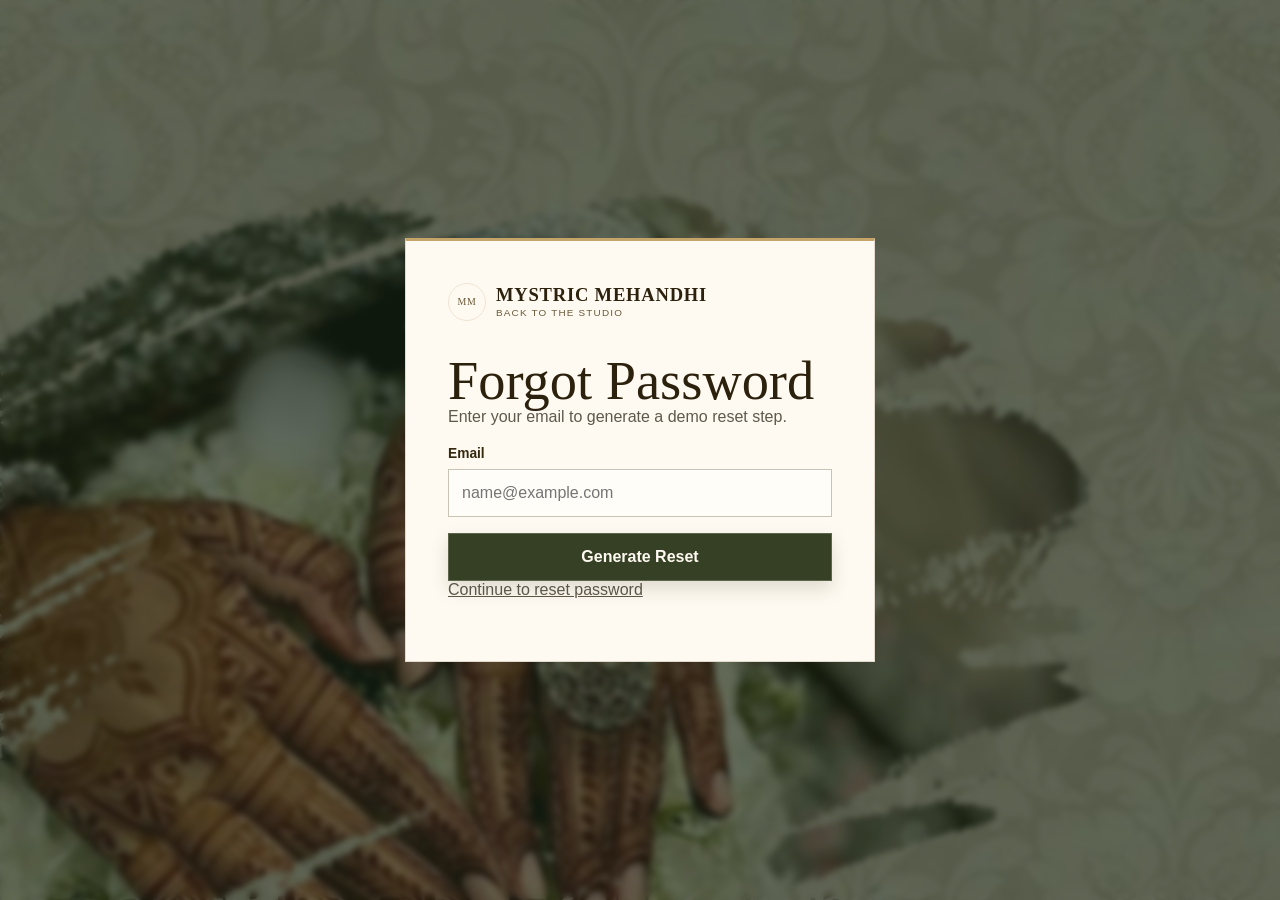
<file: forgot.html>
<!DOCTYPE html>
<html lang="en">
<head>
  <meta charset="utf-8">
  <meta name="viewport" content="width=device-width, initial-scale=1.0">
  <title>Forgot Password | Mystric Mehandhi</title>
  <link rel="stylesheet" href="site.css">
</head>
<body class="auth-page">
  <main class="auth-card form-shell">
    <a class="brand" href="index.html">
      <strong>Mystric Mehandhi</strong>
      <span>Back to website</span>
    </a>
    <h1>Forgot Password</h1>
    <p>Enter your email to generate a demo reset step.</p>
    <form id="forgotForm" class="form-grid">
      <div class="field full">
        <label for="email">Email</label>
        <input type="email" id="email" name="email" placeholder="name@example.com" required>
      </div>
      <button class="button-secondary" type="submit">Generate Reset</button>
    </form>
    <div class="status-message" id="authStatus" role="status"></div>
    <p><a href="reset.html">Continue to reset password</a></p>
  </main>
  <script src="site.js"></script>
</body>
</html>
</file>
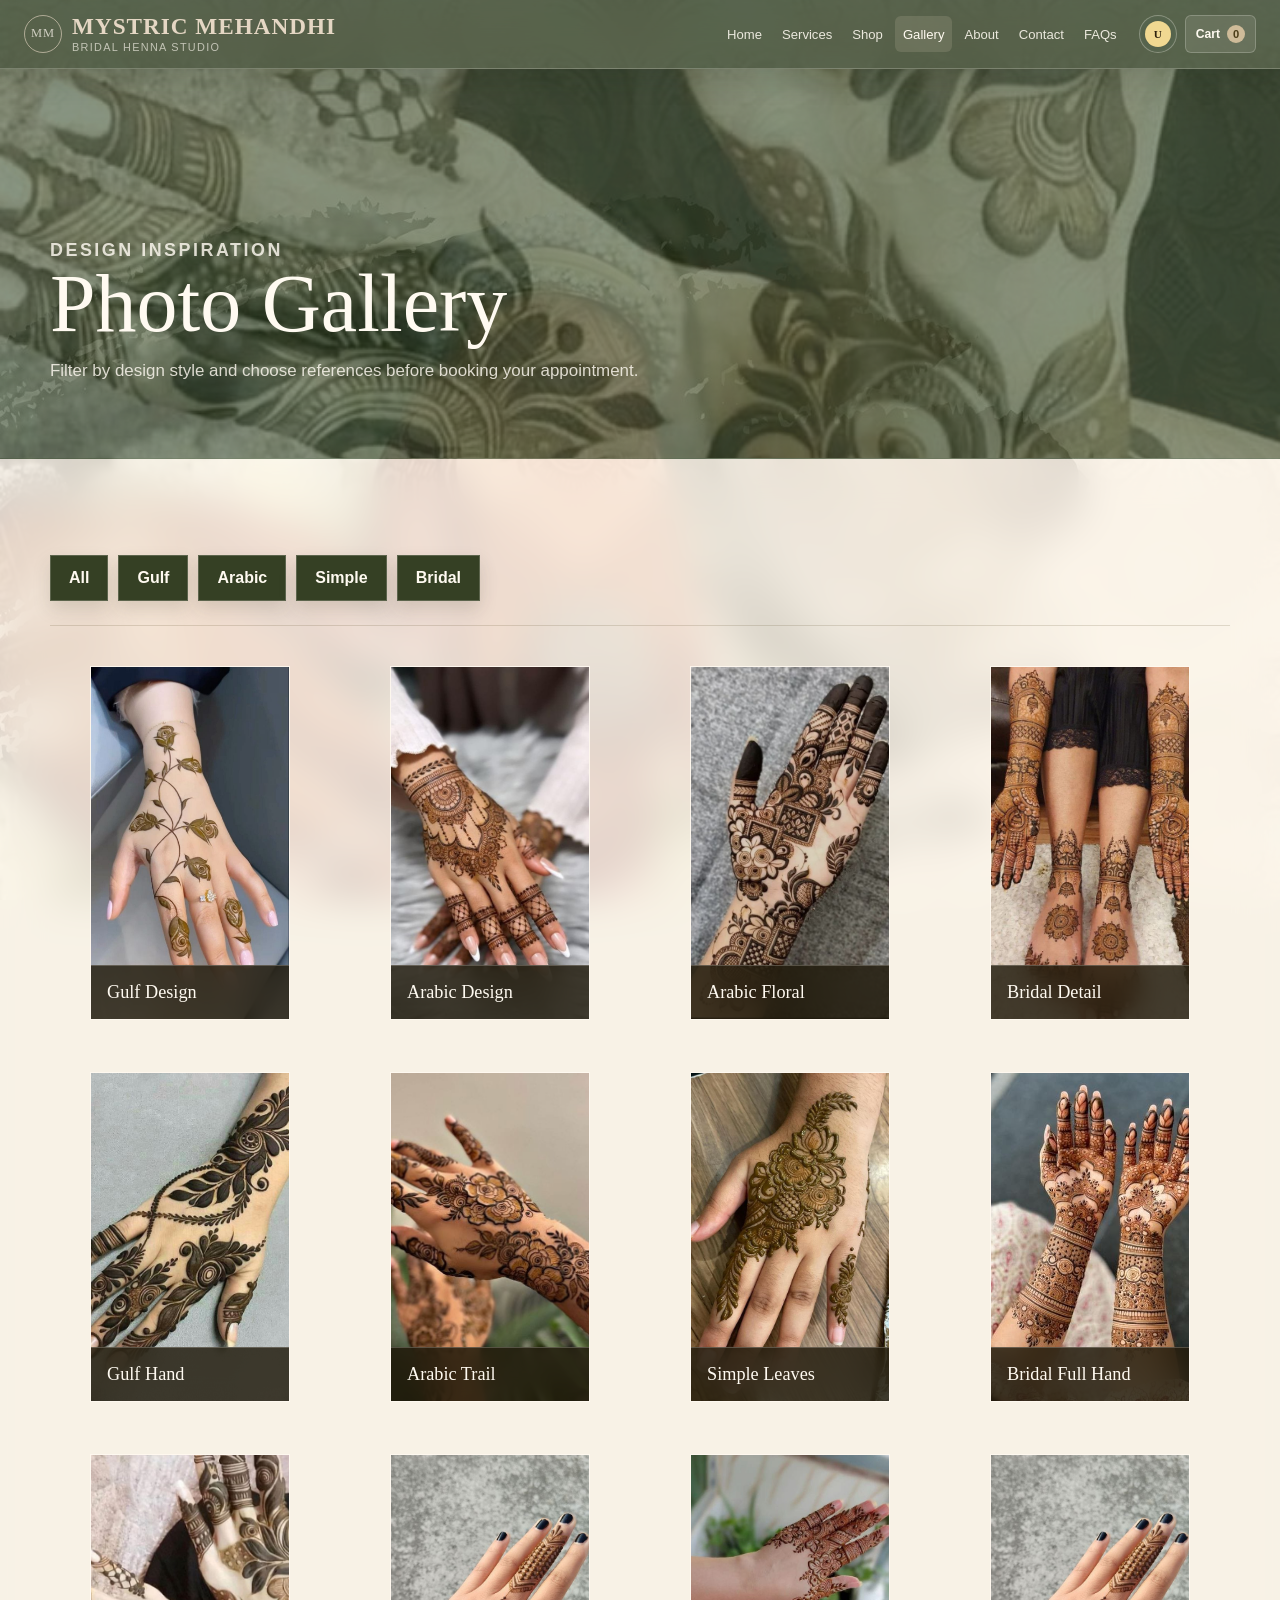
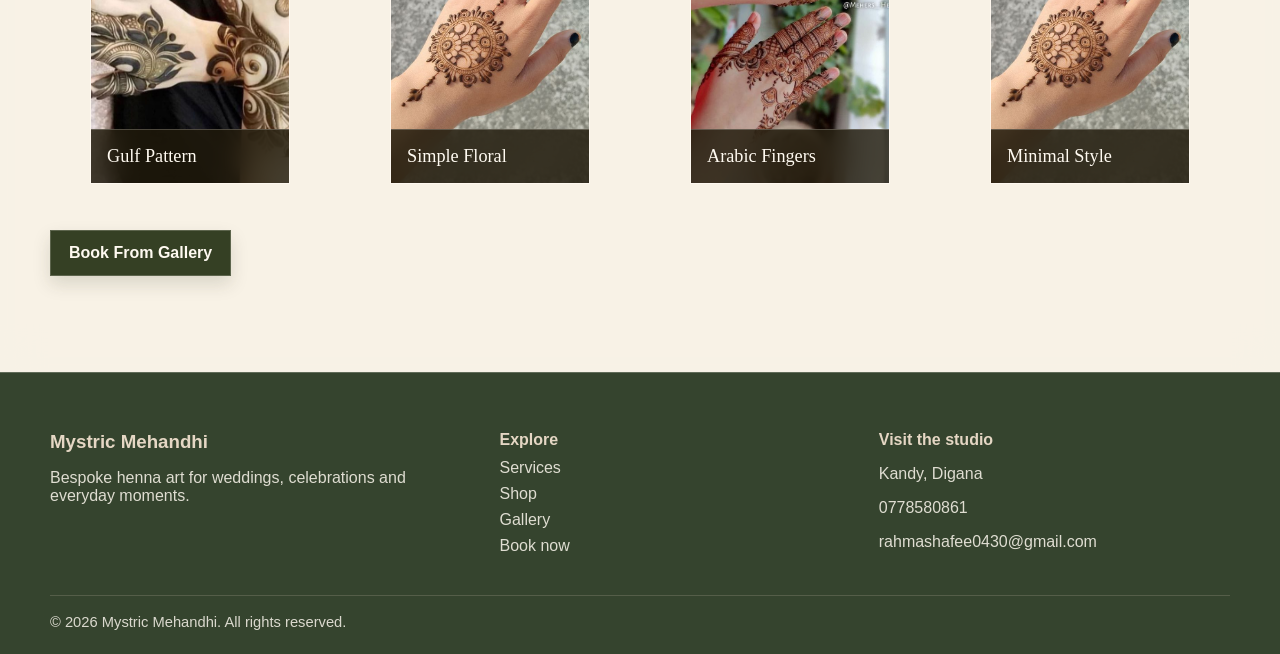
<file: gallerynew.html>
<!DOCTYPE html>
<html lang="en">
<head>
  <meta charset="utf-8">
  <meta name="viewport" content="width=device-width, initial-scale=1.0">
  <title>Gallery | Mystric Mehandhi</title>
  <link rel="stylesheet" href="site.css">
</head>
<body>
  <header class="site-header">
    <div class="nav-shell">
      <a class="brand" href="index.html"><strong>Mystric Mehandhi</strong><span>Natural henna artistry</span></a>
      <nav aria-label="Main navigation">
        <ul class="nav-links">
          <li><a href="index.html">Home</a></li>
          <li><a href="service2.html">Services</a></li>
          <li><a href="shop.html">Shop</a></li>
          <li><a href="gallerynew.html" aria-current="page">Gallery</a></li>
          <li><a href="about.html">About</a></li>
          <li><a href="contactl.html">Contact</a></li>
          <li><a href="faqsnew.html">FAQs</a></li>
        </ul>
      </nav>
      <div class="nav-actions">
        <button class="icon-button" type="button" data-open-cart>Cart<span class="cart-badge" data-cart-count>0</span></button>
      </div>
    </div>
  </header>

  <main>
    <section class="page-hero">
      <div class="container">
        <p class="eyebrow">Design inspiration</p>
        <h1>Photo Gallery</h1>
        <p>Filter by design style and choose references before booking your appointment.</p>
      </div>
    </section>

    <section class="section">
      <div class="container">
        <div class="gallery-tools">
          <button class="button-secondary" type="button" data-gallery-filter="all">All</button>
          <button class="button-secondary" type="button" data-gallery-filter="gulf">Gulf</button>
          <button class="button-secondary" type="button" data-gallery-filter="arabic">Arabic</button>
          <button class="button-secondary" type="button" data-gallery-filter="simple">Simple</button>
          <button class="button-secondary" type="button" data-gallery-filter="bridal">Bridal</button>
        </div>

        <div class="grid grid-4">
          <figure class="gallery-item" data-gallery-item="gulf"><img src="gulf.jpg" alt="Gulf mehndi design"><figcaption>Gulf Design</figcaption></figure>
          <figure class="gallery-item" data-gallery-item="arabic"><img src="arabic.jpg" alt="Arabic mehndi design"><figcaption>Arabic Design</figcaption></figure>
          <figure class="gallery-item" data-gallery-item="arabic"><img src="arabic1.jpg" alt="Arabic floral design"><figcaption>Arabic Floral</figcaption></figure>
          <figure class="gallery-item" data-gallery-item="bridal"><img src="bridal.jpg" alt="Bridal mehndi design"><figcaption>Bridal Detail</figcaption></figure>
          <figure class="gallery-item" data-gallery-item="gulf"><img src="gulf1.jpg" alt="Gulf hand design"><figcaption>Gulf Hand</figcaption></figure>
          <figure class="gallery-item" data-gallery-item="arabic"><img src="arabic2.jpg" alt="Arabic hand design"><figcaption>Arabic Trail</figcaption></figure>
          <figure class="gallery-item" data-gallery-item="simple"><img src="simple3.jpg" alt="Simple mehndi design"><figcaption>Simple Leaves</figcaption></figure>
          <figure class="gallery-item" data-gallery-item="bridal"><img src="bridal1.jpg" alt="Bridal full hand design"><figcaption>Bridal Full Hand</figcaption></figure>
          <figure class="gallery-item" data-gallery-item="gulf"><img src="gulf2.jpg" alt="Gulf pattern"><figcaption>Gulf Pattern</figcaption></figure>
          <figure class="gallery-item" data-gallery-item="simple"><img src="simple5.jpg" alt="Simple floral pattern"><figcaption>Simple Floral</figcaption></figure>
          <figure class="gallery-item" data-gallery-item="arabic"><img src="arabic4.jpg" alt="Arabic finger pattern"><figcaption>Arabic Fingers</figcaption></figure>
          <figure class="gallery-item" data-gallery-item="simple"><img src="simple6.jpg" alt="Minimal mehndi design"><figcaption>Minimal Style</figcaption></figure>
        </div>

        <div class="hero-actions">
          <a class="button-secondary" href="book.html">Book From Gallery</a>
        </div>
      </div>
    </section>
  </main>

  <footer class="site-footer">
    <div class="container">
      <div class="footer-bottom">&copy; 2026 Mystric Mehandhi. All rights reserved.</div>
    </div>
  </footer>

  <script src="site.js"></script>
</body>
</html>
</file>
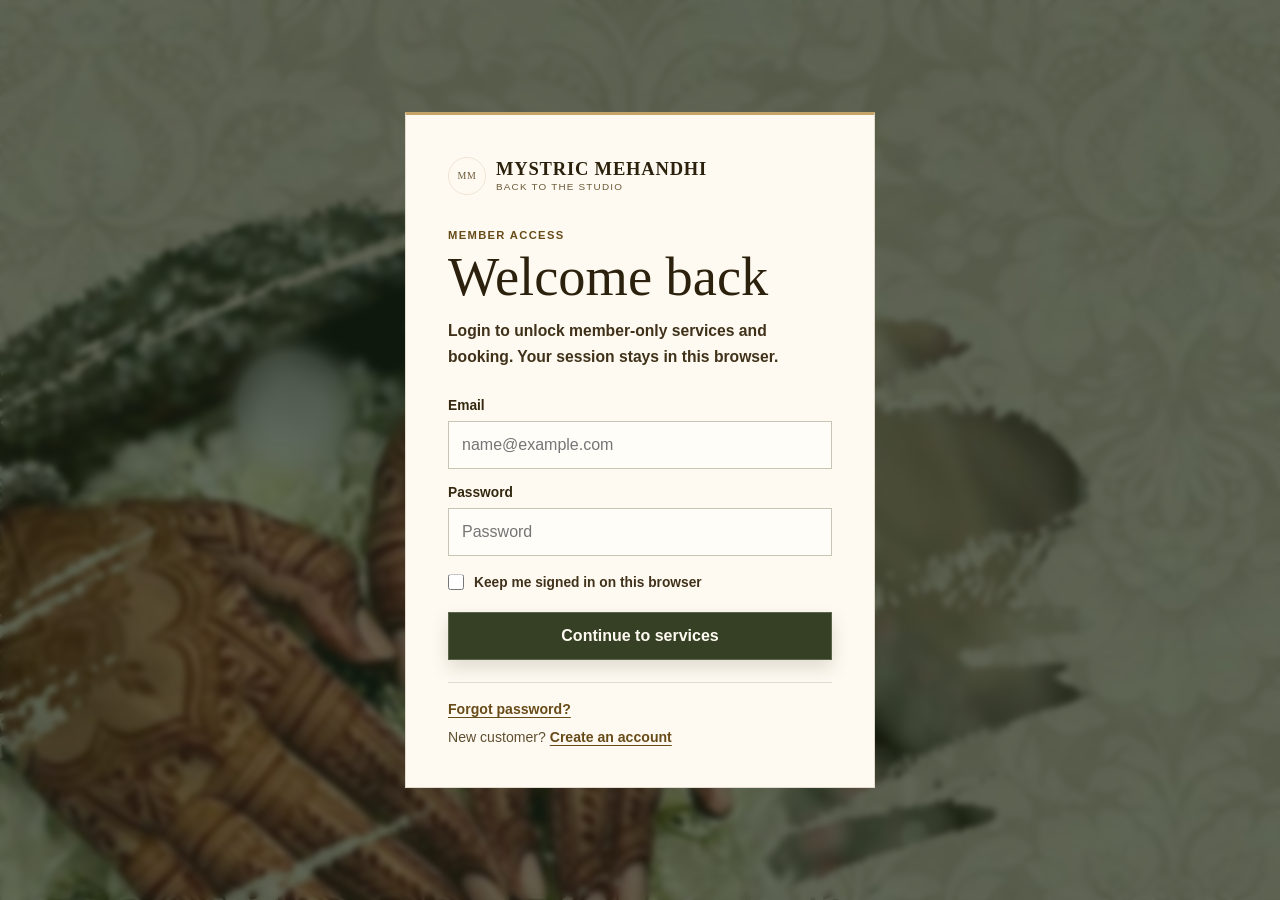
<file: login.html>
<!DOCTYPE html>
<html lang="en">
<head>
  <meta charset="utf-8">
  <meta name="viewport" content="width=device-width, initial-scale=1.0">
  <title>Login | Mystric Mehandhi</title>
  <link rel="stylesheet" href="site.css">
</head>
<body class="auth-page">
  <main class="auth-card form-shell">
    <a class="brand" href="index.html">
      <strong>Mystric Mehandhi</strong>
      <span>Back to website</span>
    </a>
    <p class="auth-eyebrow">Member access</p>
    <h1>Welcome back</h1>
    <p class="auth-intro">Login to unlock member-only services and booking. Your session stays in this browser.</p>
    <form id="loginForm" class="form-grid">
      <div class="field full">
        <label for="email">Email</label>
        <input type="email" id="email" name="email" placeholder="name@example.com" required>
      </div>
      <div class="field full">
        <label for="password">Password</label>
        <input type="password" id="password" name="password" placeholder="Password" required>
      </div>
      <div class="auth-remember field full">
        <input type="checkbox" id="remember" name="remember">
        <label for="remember">Keep me signed in on this browser</label>
      </div>
      <button class="button-secondary auth-submit" type="submit">Continue to services</button>
    </form>
    <div class="status-message" id="authStatus" role="status"></div>
    <div class="auth-links">
      <a href="forgot.html">Forgot password?</a>
      <p>New customer? <a href="sign.html">Create an account</a></p>
    </div>
  </main>
  <script src="site.js"></script>
</body>
</html>
</file>
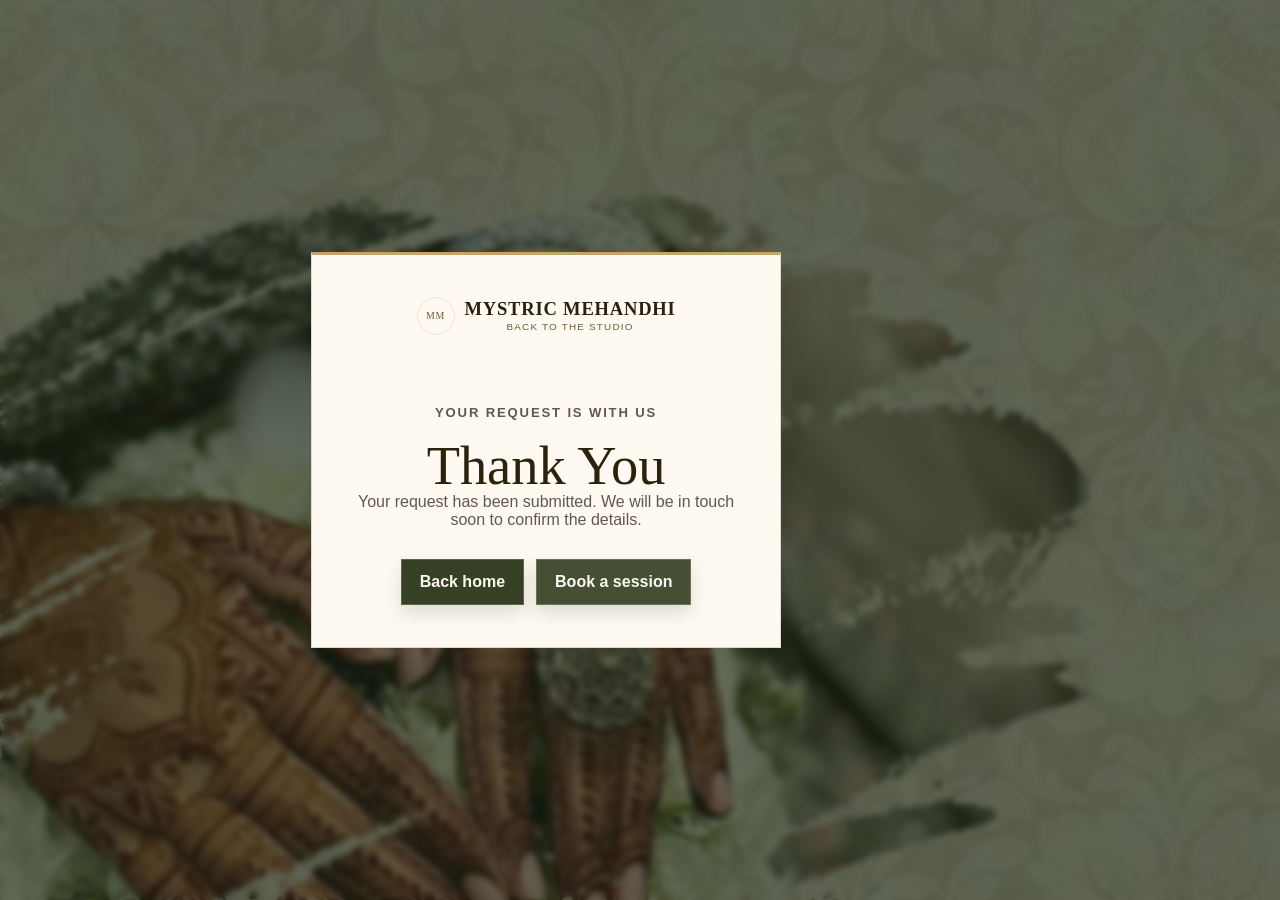
<file: popup.html>
<!DOCTYPE html>
<html lang="en">
<head>
  <meta charset="utf-8">
  <meta name="viewport" content="width=device-width, initial-scale=1.0">
  <title>Thank You | Mystric Mehandhi</title>
  <link rel="stylesheet" href="site.css">
</head>
<body class="auth-page">
  <main>
    <section class="auth-card form-shell thank-you-card">
      <a class="brand" href="index.html"><strong>Mystric Mehandhi</strong><span>Back to website</span></a>
      <p class="eyebrow">Your request is with us</p>
      <h1>Thank You</h1>
      <p>Your request has been submitted. We will be in touch soon to confirm the details.</p>
      <div class="hero-actions">
        <a class="button-secondary" href="index.html">Back home</a>
        <a class="button" href="book.html">Book a session</a>
      </div>
    </section>
  </main>
  <script src="site.js"></script>
</body>
</html>
</file>
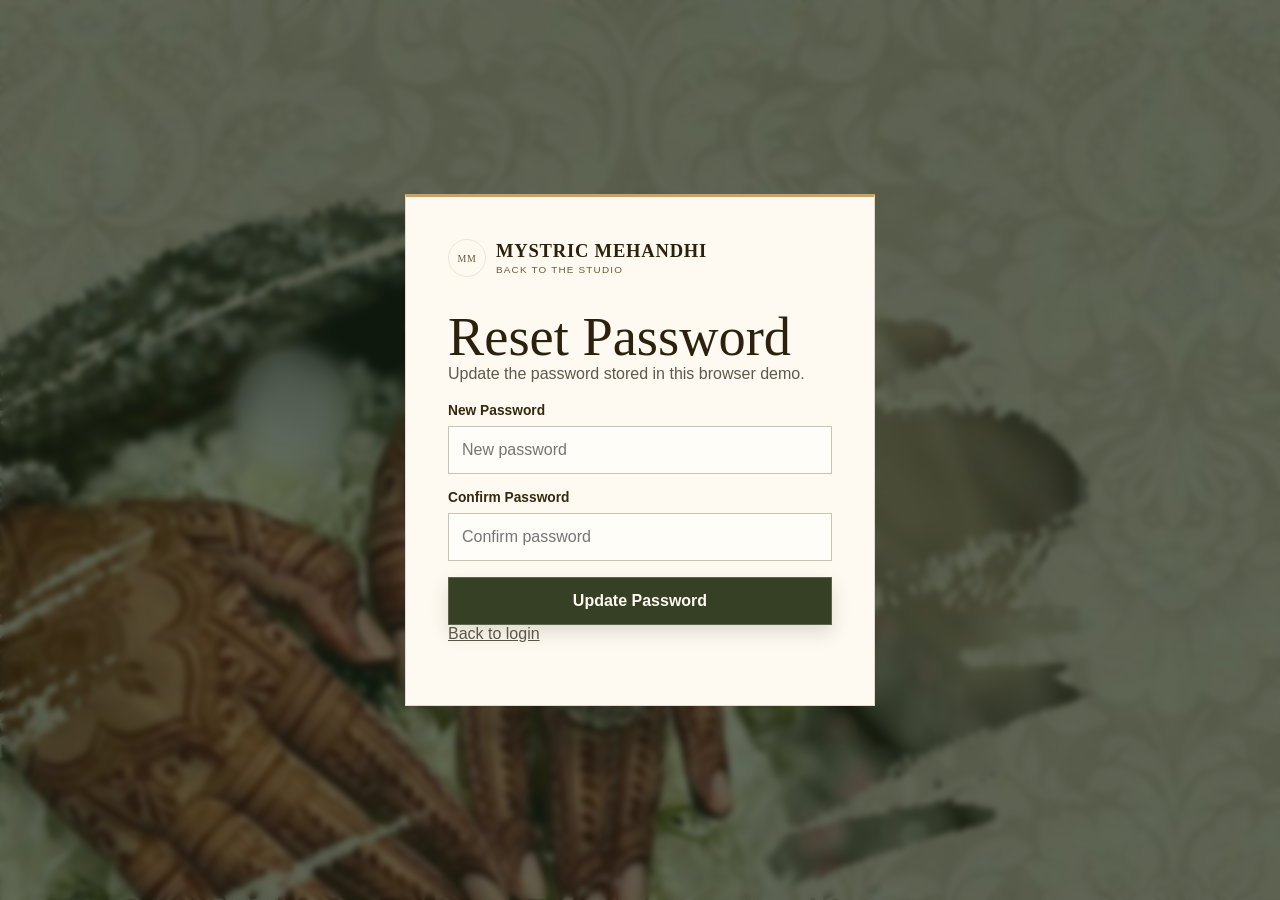
<file: reset.html>
<!DOCTYPE html>
<html lang="en">
<head>
  <meta charset="utf-8">
  <meta name="viewport" content="width=device-width, initial-scale=1.0">
  <title>Reset Password | Mystric Mehandhi</title>
  <link rel="stylesheet" href="site.css">
</head>
<body class="auth-page">
  <main class="auth-card form-shell">
    <a class="brand" href="index.html">
      <strong>Mystric Mehandhi</strong>
      <span>Back to website</span>
    </a>
    <h1>Reset Password</h1>
    <p>Update the password stored in this browser demo.</p>
    <form id="resetForm" class="form-grid">
      <div class="field full">
        <label for="password">New Password</label>
        <input type="password" id="password" name="password" placeholder="New password" required>
      </div>
      <div class="field full">
        <label for="confirmPassword">Confirm Password</label>
        <input type="password" id="confirmPassword" name="confirmPassword" placeholder="Confirm password" required>
      </div>
      <button class="button-secondary" type="submit">Update Password</button>
    </form>
    <div class="status-message" id="authStatus" role="status"></div>
    <p><a href="login.html">Back to login</a></p>
  </main>
  <script src="site.js"></script>
</body>
</html>
</file>
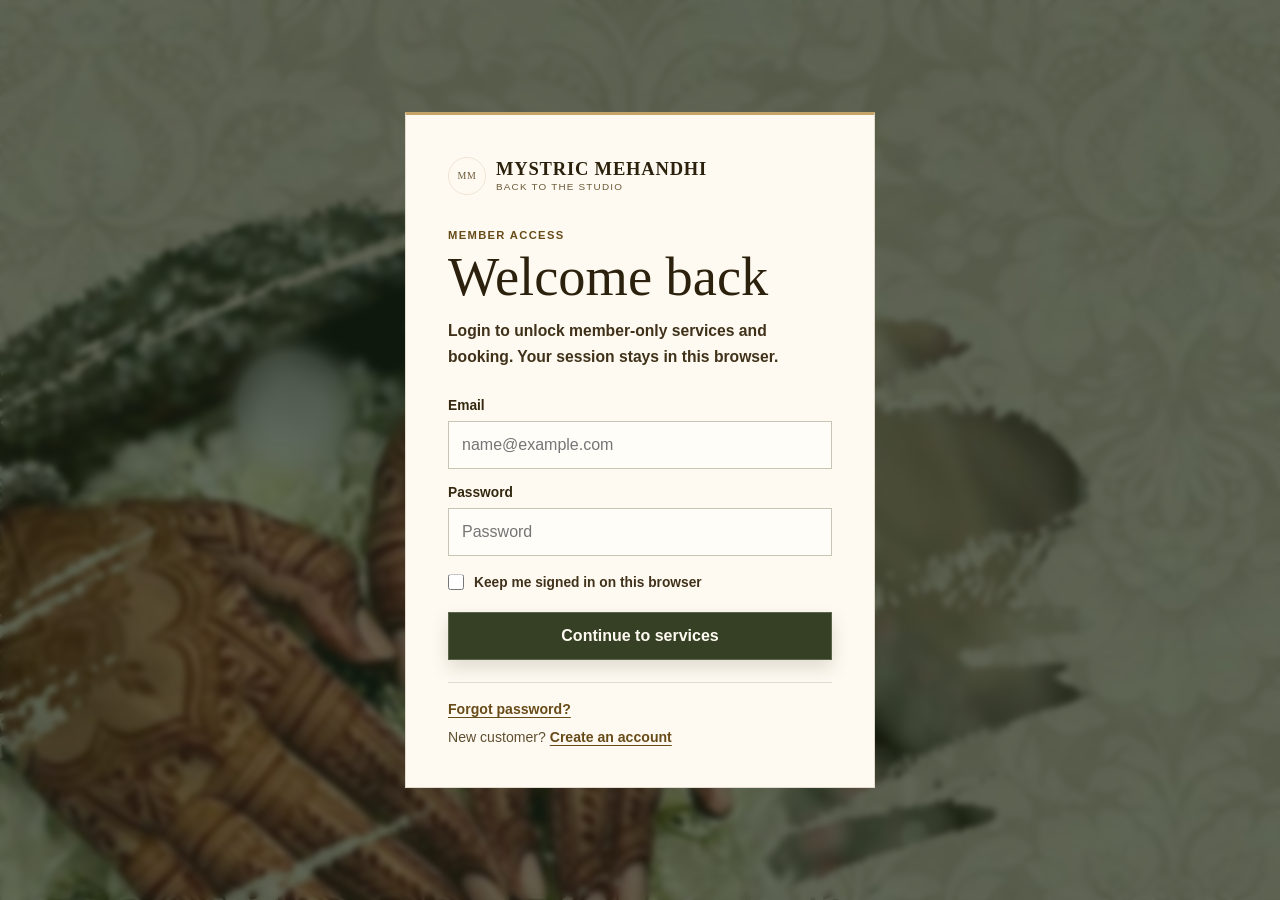
<file: service2.html>
<!DOCTYPE html>
<html lang="en">
<head>
  <meta charset="utf-8">
  <meta name="viewport" content="width=device-width, initial-scale=1.0">
  <title>Services | Mystric Mehandhi</title>
  <link rel="stylesheet" href="site.css">
</head>
<body>
  <header class="site-header">
    <div class="nav-shell">
      <a class="brand" href="index.html">
        <strong>Mystric Mehandhi</strong>
        <span>Natural henna artistry</span>
      </a>
      <nav aria-label="Main navigation">
        <ul class="nav-links">
          <li><a href="index.html">Home</a></li>
          <li><a href="service2.html" aria-current="page">Services</a></li>
          <li><a href="shop.html">Shop</a></li>
          <li><a href="gallerynew.html">Gallery</a></li>
          <li><a href="about.html">About</a></li>
          <li><a href="contactl.html">Contact</a></li>
          <li><a href="faqsnew.html">FAQs</a></li>
        </ul>
      </nav>
      <div class="nav-actions">
        <form class="search-form" data-site-search>
          <input type="search" name="q" placeholder="Search services">
          <button type="submit">Search</button>
        </form>
        <button class="icon-button" type="button" data-open-cart>Cart<span class="cart-badge" data-cart-count>0</span></button>
      </div>
    </div>
  </header>

  <main>
    <section class="page-hero">
      <div class="container">
        <p class="eyebrow">Designs, shop, and tutorials</p>
        <h1>Mehndi Services</h1>
        <p>Choose a mehndi package, buy natural products, or join a guided tutorial. Every service is built around clean ingredients and a calm event experience.</p>
      </div>
    </section>

    <section class="section">
      <div class="container">
        <div class="section-title">
          <h2>Explore Services</h2>
          <p>Select a category to view sub-services and prices. Booking links will preselect the right service for you.</p>
        </div>

        <div class="grid grid-3">
          <article class="card media-card glass-service-card">
            <img src="bridal.jpg" alt="Bridal mehndi design on hands and feet">
            <div class="card-body">
              <span class="card-label">Bridal &amp; occasions</span>
              <h3>Henna Art Service</h3>
              <p>Bridal, party, and simple mehndi designs for events and personal appointments.</p>
              <button class="button-secondary" type="button" data-show-service="design">Explore Designs</button>
            </div>
          </article>
          <article class="card media-card glass-service-card">
            <img src="mehandicone.jpg" alt="Natural henna powder product collection">
            <div class="card-body">
              <span class="card-label">Fresh natural ritual</span>
              <h3>Product Shop</h3>
              <p>Natural henna powder, cones, aftercare, bridal kits, empty cones, and bulk packs.</p>
              <a class="button-secondary" href="shop.html">Visit Shop</a>
            </div>
          </article>
          <article class="card media-card glass-service-card">
            <img src="emptycone.jpg" alt="Mehndi artist holding empty cones for practice">
            <div class="card-body">
              <span class="card-label">Learn the craft</span>
              <h3>Tutorial Classes</h3>
              <p>Beginner and bridal-pattern classes for students who want clean cone control.</p>
              <button class="button-secondary" type="button" data-show-service="tutorial">View Classes</button>
            </div>
          </article>
        </div>
      </div>
    </section>

    <section class="section alt" data-service-results>
      <div class="container">
        <div class="service-panel is-visible" data-service-panel="design">
          <div class="section-title">
            <h2>Design Packages</h2>
            <p>Pick a design package and continue to booking with the service selected automatically.</p>
          </div>
          <div class="grid grid-3">
            <article class="card media-card">
              <img src="bridal.jpg" alt="Bridal mehndi package">
              <div class="card-body">
                <h3>Bridal Mehndi</h3>
                <p>Hands only, hands and feet, full bridal, and custom story designs.</p>
                <p class="price">LKR 2,000.00 to LKR 12,000.00</p>
                <a class="button-secondary" href="book.html?service=bridal">Book Bridal</a>
              </div>
            </article>
            <article class="card media-card">
              <img src="party1.jpg" alt="Party mehndi package">
              <div class="card-body">
                <h3>Party Henna</h3>
                <p>Fast floral, minimal, full hand, and hands-and-feet designs for groups.</p>
                <p class="price">LKR 500.00 to LKR 2,000.00</p>
                <a class="button-secondary" href="book.html?service=party">Book Party</a>
              </div>
            </article>
            <article class="card media-card">
              <img src="simple4.jpg" alt="Simple mehndi package">
              <div class="card-body">
                <h3>Simple Designs</h3>
                <p>Single hand, both hands simple, and minimal hands-and-feet options.</p>
                <p class="price">LKR 300.00 to LKR 700.00</p>
                <a class="button-secondary" href="book.html?service=simple">Book Simple</a>
              </div>
            </article>
          </div>
        </div>

        <div class="service-panel" data-service-panel="tutorial">
          <div class="section-title">
            <h2>Tutorial Classes</h2>
            <p>Learn paste consistency, cone handling, pattern flow, bridal composition, and aftercare guidance.</p>
          </div>
          <div class="grid grid-3">
            <article class="card">
              <div class="card-body">
                <h3>Beginner Cone Control</h3>
                <p>Basic lines, dots, flowers, leaves, and spacing practice.</p>
                <p class="price">LKR 2,500.00</p>
                <a class="button-secondary" href="book.html?service=tutorial">Book Class</a>
              </div>
            </article>
            <article class="card">
              <div class="card-body">
                <h3>Natural Mixing Class</h3>
                <p>Henna powder, lemon, sugar, oil, resting time, and cone filling.</p>
                <p class="price">LKR 3,500.00</p>
                <a class="button-secondary" href="book.html?service=tutorial">Book Class</a>
              </div>
            </article>
            <article class="card">
              <div class="card-body">
                <h3>Bridal Pattern Workshop</h3>
                <p>Dense bridal layouts, negative space, symmetry, and custom motifs.</p>
                <p class="price">LKR 5,500.00</p>
                <a class="button-secondary" href="book.html?service=tutorial">Book Class</a>
              </div>
            </article>
          </div>
        </div>
      </div>
    </section>
  </main>

  <footer class="site-footer">
    <div class="container">
      <div class="footer-grid">
        <div><h3>Mystric Mehandhi</h3><p>Designs, products, tutorials, and event-ready booking support.</p></div>
        <div><h4>Next Step</h4><div class="footer-links"><a href="book.html">Book an Appointment</a><a href="shop.html">Shop Products</a></div></div>
        <div><h4>Contact</h4><p>0778580861</p><p>Kandy, Digana</p></div>
      </div>
      <div class="footer-bottom">&copy; 2026 Mystric Mehandhi. All rights reserved.</div>
    </div>
  </footer>

  <script src="site.js"></script>
</body>
</html>
</file>
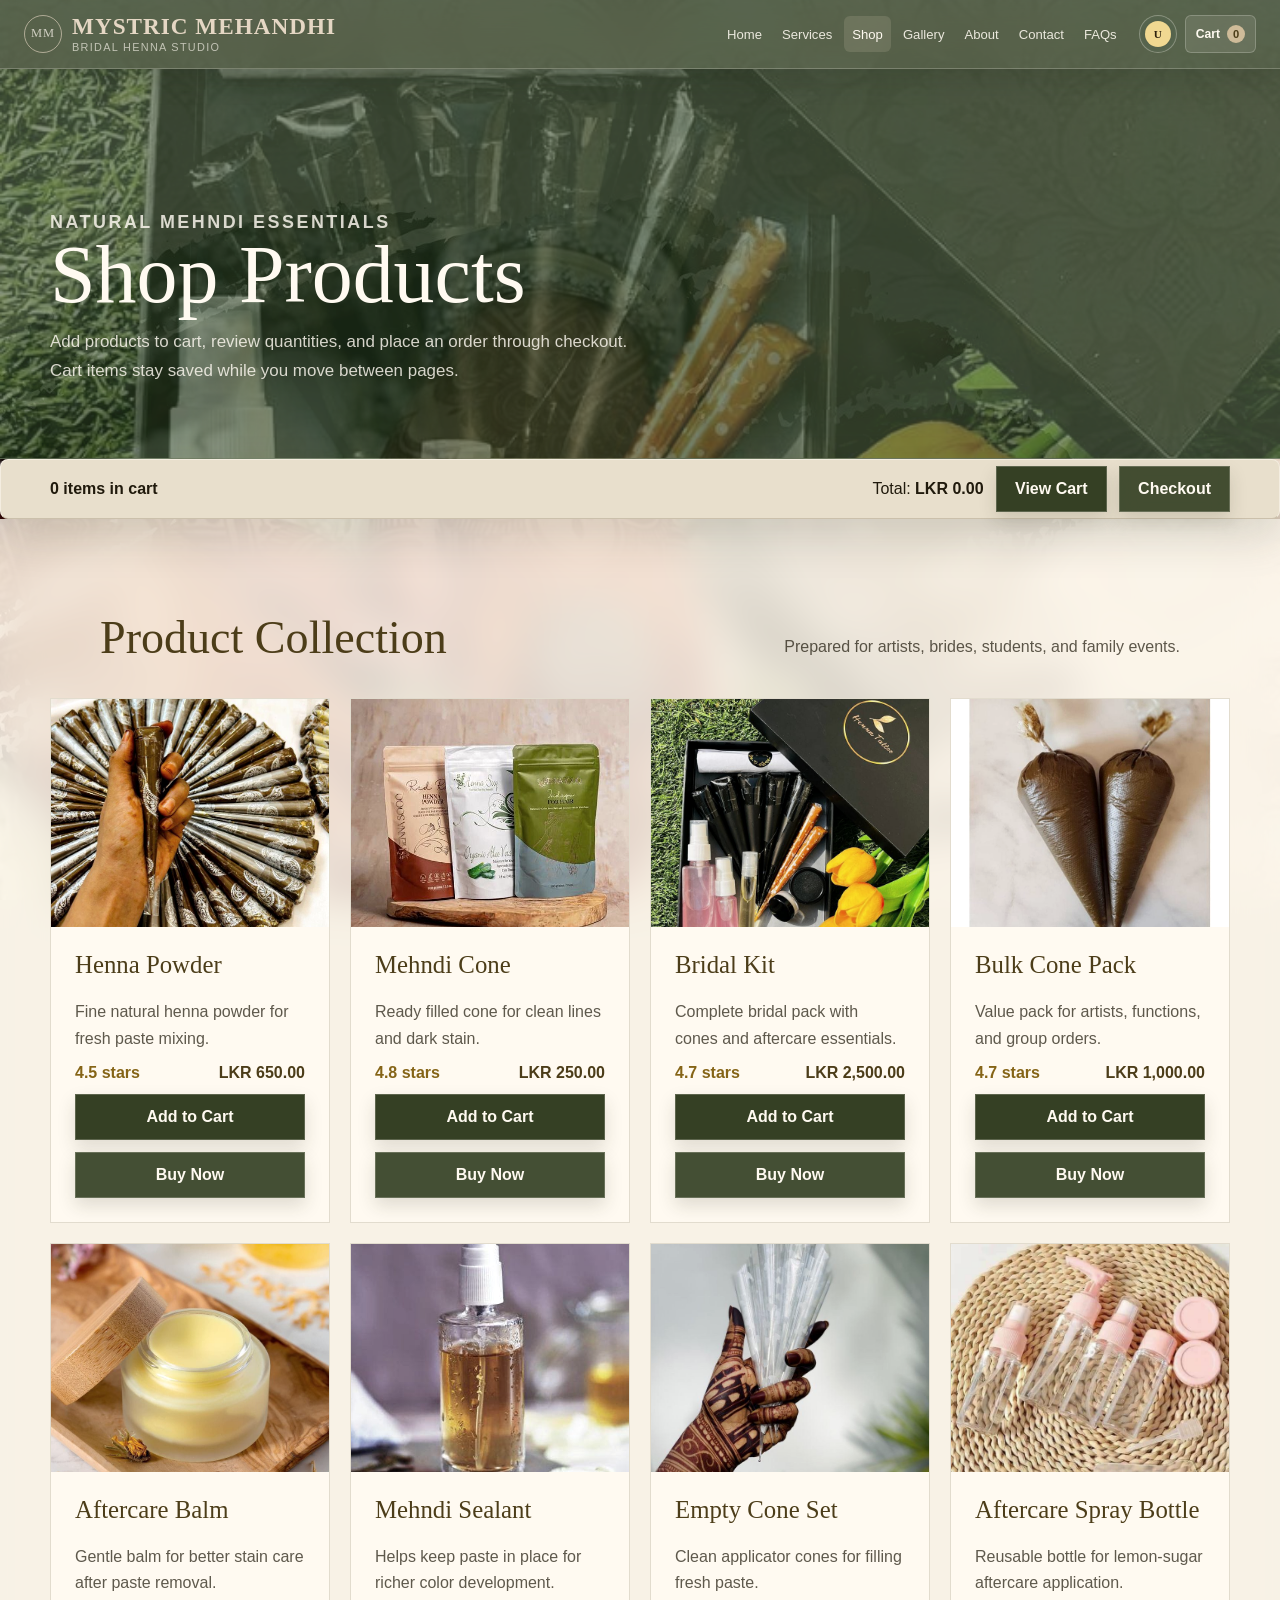
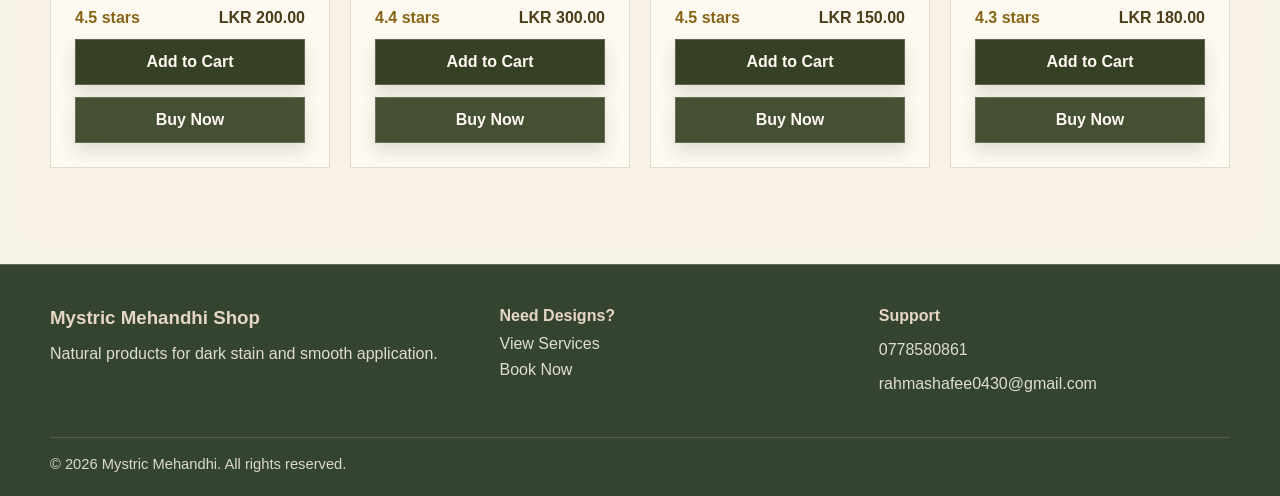
<file: shop.html>
<!DOCTYPE html>
<html lang="en">
<head>
  <meta charset="utf-8">
  <meta name="viewport" content="width=device-width, initial-scale=1.0">
  <title>Shop | Mystric Mehandhi</title>
  <link rel="stylesheet" href="site.css">
</head>
<body>
  <header class="site-header">
    <div class="nav-shell">
      <a class="brand" href="index.html"><strong>Mystric Mehandhi</strong><span>Natural henna artistry</span></a>
      <nav aria-label="Main navigation">
        <ul class="nav-links">
          <li><a href="index.html">Home</a></li>
          <li><a href="service2.html">Services</a></li>
          <li><a href="shop.html" aria-current="page">Shop</a></li>
          <li><a href="gallerynew.html">Gallery</a></li>
          <li><a href="about.html">About</a></li>
          <li><a href="contactl.html">Contact</a></li>
          <li><a href="faqsnew.html">FAQs</a></li>
        </ul>
      </nav>
      <div class="nav-actions">
        <form class="search-form" data-site-search>
          <input type="search" name="q" placeholder="Search products">
          <button type="submit">Search</button>
        </form>
        <button class="icon-button" type="button" data-open-cart>Cart<span class="cart-badge" data-cart-count>0</span></button>
      </div>
    </div>
  </header>

  <main>
    <section class="page-hero">
      <div class="container">
        <p class="eyebrow">Natural mehndi essentials</p>
        <h1>Shop Products</h1>
        <p>Add products to cart, review quantities, and place an order through checkout. Cart items stay saved while you move between pages.</p>
      </div>
    </section>

    <div class="cart-bar">
      <div class="container">
        <strong><span data-cart-count>0</span> items in cart</strong>
        <div>
          <span>Total: <strong data-cart-total>LKR 0.00</strong></span>
          <button class="button-secondary" type="button" data-open-cart>View Cart</button>
          <a class="button" href="checkout.html">Checkout</a>
        </div>
      </div>
    </div>

    <section class="section">
      <div class="container">
        <div class="section-title">
          <h2>Product Collection</h2>
          <p>Prepared for artists, brides, students, and family events.</p>
        </div>

        <div class="grid grid-4">
          <article class="card product-card">
            <img src="hennapowder.jpg" alt="Henna powder pack">
            <div class="card-body">
              <h3>Henna Powder</h3>
              <p>Fine natural henna powder for fresh paste mixing.</p>
              <div class="product-meta"><span class="rating">4.5 stars</span><strong>LKR 650.00</strong></div>
              <button class="button-secondary" type="button" onclick="addToCart('Henna Powder', 650, 'hennapowder.jpg')">Add to Cart</button>
              <button class="button" type="button" onclick="buyNow('Henna Powder', 650, 'hennapowder.jpg')">Buy Now</button>
            </div>
          </article>

          <article class="card product-card">
            <img src="mehandicone.jpg" alt="Filled mehndi cone">
            <div class="card-body">
              <h3>Mehndi Cone</h3>
              <p>Ready filled cone for clean lines and dark stain.</p>
              <div class="product-meta"><span class="rating">4.8 stars</span><strong>LKR 250.00</strong></div>
              <button class="button-secondary" type="button" onclick="addToCart('Mehndi Cone', 250, 'mehandicone.jpg')">Add to Cart</button>
              <button class="button" type="button" onclick="buyNow('Mehndi Cone', 250, 'mehandicone.jpg')">Buy Now</button>
            </div>
          </article>

          <article class="card product-card">
            <img src="bridalkit1.jpg" alt="Bridal kit">
            <div class="card-body">
              <h3>Bridal Kit</h3>
              <p>Complete bridal pack with cones and aftercare essentials.</p>
              <div class="product-meta"><span class="rating">4.7 stars</span><strong>LKR 2,500.00</strong></div>
              <button class="button-secondary" type="button" onclick="addToCart('Bridal Kit', 2500, 'bridalkit1.jpg')">Add to Cart</button>
              <button class="button" type="button" onclick="buyNow('Bridal Kit', 2500, 'bridalkit1.jpg')">Buy Now</button>
            </div>
          </article>

          <article class="card product-card">
            <img src="bulk.jpg" alt="Bulk mehndi products">
            <div class="card-body">
              <h3>Bulk Cone Pack</h3>
              <p>Value pack for artists, functions, and group orders.</p>
              <div class="product-meta"><span class="rating">4.7 stars</span><strong>LKR 1,000.00</strong></div>
              <button class="button-secondary" type="button" onclick="addToCart('Bulk Cone Pack', 1000, 'bulk.jpg')">Add to Cart</button>
              <button class="button" type="button" onclick="buyNow('Bulk Cone Pack', 1000, 'bulk.jpg')">Buy Now</button>
            </div>
          </article>

          <article class="card product-card">
            <img src="balm.jpg" alt="Mehndi balm">
            <div class="card-body">
              <h3>Aftercare Balm</h3>
              <p>Gentle balm for better stain care after paste removal.</p>
              <div class="product-meta"><span class="rating">4.5 stars</span><strong>LKR 200.00</strong></div>
              <button class="button-secondary" type="button" onclick="addToCart('Aftercare Balm', 200, 'balm.jpg')">Add to Cart</button>
              <button class="button" type="button" onclick="buyNow('Aftercare Balm', 200, 'balm.jpg')">Buy Now</button>
            </div>
          </article>

          <article class="card product-card">
            <img src="sealent.jpg" alt="Mehndi sealant">
            <div class="card-body">
              <h3>Mehndi Sealant</h3>
              <p>Helps keep paste in place for richer color development.</p>
              <div class="product-meta"><span class="rating">4.4 stars</span><strong>LKR 300.00</strong></div>
              <button class="button-secondary" type="button" onclick="addToCart('Mehndi Sealant', 300, 'sealent.jpg')">Add to Cart</button>
              <button class="button" type="button" onclick="buyNow('Mehndi Sealant', 300, 'sealent.jpg')">Buy Now</button>
            </div>
          </article>

          <article class="card product-card">
            <img src="emptycone.jpg" alt="Empty cone set">
            <div class="card-body">
              <h3>Empty Cone Set</h3>
              <p>Clean applicator cones for filling fresh paste.</p>
              <div class="product-meta"><span class="rating">4.5 stars</span><strong>LKR 150.00</strong></div>
              <button class="button-secondary" type="button" onclick="addToCart('Empty Cone Set', 150, 'emptycone.jpg')">Add to Cart</button>
              <button class="button" type="button" onclick="buyNow('Empty Cone Set', 150, 'emptycone.jpg')">Buy Now</button>
            </div>
          </article>

          <article class="card product-card">
            <img src="spraybottle.jpg" alt="Spray bottle">
            <div class="card-body">
              <h3>Aftercare Spray Bottle</h3>
              <p>Reusable bottle for lemon-sugar aftercare application.</p>
              <div class="product-meta"><span class="rating">4.3 stars</span><strong>LKR 180.00</strong></div>
              <button class="button-secondary" type="button" onclick="addToCart('Aftercare Spray Bottle', 180, 'spraybottle.jpg')">Add to Cart</button>
              <button class="button" type="button" onclick="buyNow('Aftercare Spray Bottle', 180, 'spraybottle.jpg')">Buy Now</button>
            </div>
          </article>
        </div>
      </div>
    </section>
  </main>

  <footer class="site-footer">
    <div class="container">
      <div class="footer-grid">
        <div><h3>Mystric Mehandhi Shop</h3><p>Natural products for dark stain and smooth application.</p></div>
        <div><h4>Need Designs?</h4><div class="footer-links"><a href="service2.html">View Services</a><a href="book.html">Book Now</a></div></div>
        <div><h4>Support</h4><p>0778580861</p><p>rahmashafee0430@gmail.com</p></div>
      </div>
      <div class="footer-bottom">&copy; 2026 Mystric Mehandhi. All rights reserved.</div>
    </div>
  </footer>

  <script src="site.js"></script>
</body>
</html>
</file>
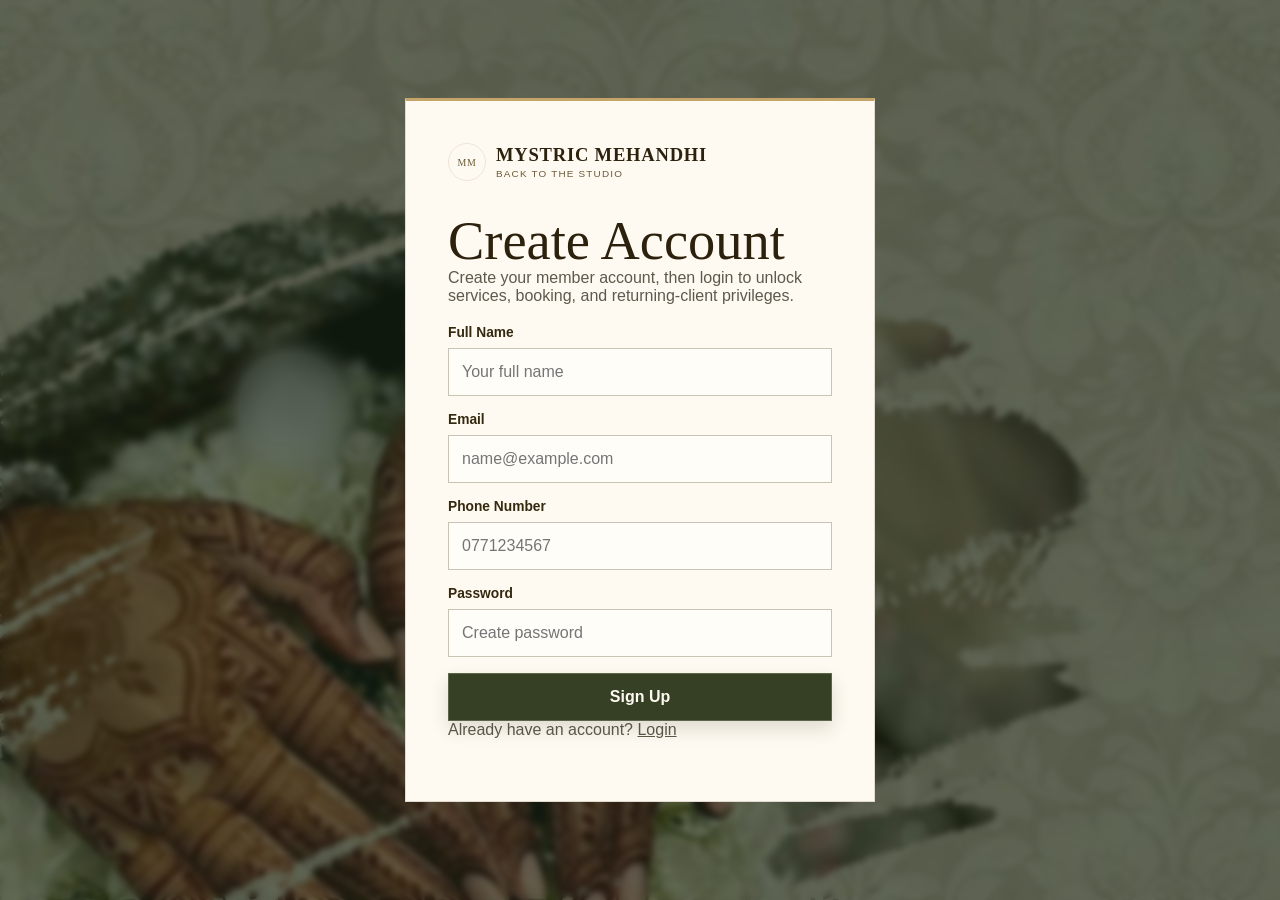
<file: sign.html>
<!DOCTYPE html>
<html lang="en">
<head>
  <meta charset="utf-8">
  <meta name="viewport" content="width=device-width, initial-scale=1.0">
  <title>Sign Up | Mystric Mehandhi</title>
  <link rel="stylesheet" href="site.css">
</head>
<body class="auth-page">
  <main class="auth-card form-shell">
    <a class="brand" href="index.html">
      <strong>Mystric Mehandhi</strong>
      <span>Back to website</span>
    </a>
    <h1>Create Account</h1>
    <p>Create your member account, then login to unlock services, booking, and returning-client privileges.</p>
    <form id="signupForm" class="form-grid">
      <div class="field full">
        <label for="name">Full Name</label>
        <input type="text" id="name" name="name" placeholder="Your full name" required>
      </div>
      <div class="field full">
        <label for="email">Email</label>
        <input type="email" id="email" name="email" placeholder="name@example.com" required>
      </div>
      <div class="field full">
        <label for="phone">Phone Number</label>
        <input type="tel" id="phone" name="phone" placeholder="0771234567" required>
      </div>
      <div class="field full">
        <label for="password">Password</label>
        <input type="password" id="password" name="password" placeholder="Create password" required>
      </div>
      <button class="button-secondary" type="submit">Sign Up</button>
    </form>
    <div class="status-message" id="authStatus" role="status"></div>
    <p>Already have an account? <a href="login.html">Login</a></p>
  </main>
  <script src="site.js"></script>
</body>
</html>
</file>
<file: site.css>
:root {
  --cafe-noir: #4c3d19;
  --kombu: #354024;
  --moss: #889063;
  --tan: #cfbb99;
  --bone: #e5d7c4;
  --ink: #201a0c;
  --white: #fffaf1;
  --shadow: 0 18px 48px rgba(32, 26, 12, 0.18);
  --soft-shadow: 0 10px 28px rgba(32, 26, 12, 0.12);
  --radius: 8px;
}

* {
  box-sizing: border-box;
}

html {
  scroll-behavior: smooth;
}

body {
  margin: 0;
  font-family: Inter, Arial, Helvetica, sans-serif;
  color: var(--ink);
  background:
    radial-gradient(circle at 12% 15%, rgba(229, 215, 196, 0.72), transparent 26rem),
    linear-gradient(135deg, #f7efe1 0%, var(--bone) 46%, #d8c6a7 100%);
  min-height: 100vh;
}

img {
  display: block;
  max-width: 100%;
}

a {
  color: inherit;
}

button,
input,
select,
textarea {
  font: inherit;
}

.site-header {
  position: sticky;
  top: 0;
  z-index: 50;
  background: rgba(53, 64, 36, 0.94);
  color: var(--white);
  backdrop-filter: blur(14px);
  border-bottom: 1px solid rgba(229, 215, 196, 0.18);
}

.nav-shell {
  width: min(1180px, calc(100% - 32px));
  margin: 0 auto;
  min-height: 76px;
  display: flex;
  align-items: center;
  justify-content: space-between;
  gap: 20px;
}

.brand {
  text-decoration: none;
  display: inline-flex;
  flex-direction: column;
  gap: 2px;
  min-width: 156px;
}

.brand strong {
  font-family: Georgia, "Times New Roman", serif;
  font-size: 1.45rem;
  line-height: 1;
  color: var(--bone);
}

.brand span {
  color: rgba(255, 250, 241, 0.72);
  font-size: 0.78rem;
  letter-spacing: 0.08em;
  text-transform: uppercase;
}

.nav-links {
  display: flex;
  align-items: center;
  justify-content: center;
  gap: 4px;
  list-style: none;
  padding: 0;
  margin: 0;
  flex-wrap: wrap;
}

.nav-links a {
  display: inline-flex;
  align-items: center;
  min-height: 40px;
  padding: 0 12px;
  border-radius: 999px;
  text-decoration: none;
  color: rgba(255, 250, 241, 0.88);
  font-size: 0.94rem;
}

.nav-links a:hover,
.nav-links a[aria-current="page"] {
  background: rgba(229, 215, 196, 0.14);
  color: var(--white);
}

.nav-actions {
  display: flex;
  align-items: center;
  gap: 10px;
}

.search-form {
  width: min(260px, 28vw);
  display: flex;
  align-items: center;
  background: rgba(229, 215, 196, 0.12);
  border: 1px solid rgba(229, 215, 196, 0.24);
  border-radius: 999px;
  overflow: hidden;
}

.search-form input {
  min-width: 0;
  width: 100%;
  border: 0;
  outline: 0;
  color: var(--white);
  background: transparent;
  padding: 10px 0 10px 14px;
}

.search-form input::placeholder {
  color: rgba(255, 250, 241, 0.65);
}

.icon-button,
.search-form button {
  min-width: 42px;
  height: 42px;
  width: auto;
  padding: 0 12px;
  border: 0;
  border-radius: 999px;
  background: transparent;
  color: var(--white);
  display: inline-grid;
  place-items: center;
  cursor: pointer;
  text-decoration: none;
  position: relative;
}

.icon-button:hover,
.search-form button:hover {
  background: rgba(229, 215, 196, 0.16);
}

.cart-badge {
  position: absolute;
  top: 3px;
  right: 1px;
  min-width: 18px;
  height: 18px;
  display: inline-grid;
  place-items: center;
  padding: 0 5px;
  border-radius: 999px;
  background: var(--tan);
  color: var(--cafe-noir);
  font-size: 0.7rem;
  font-weight: 800;
}

.modal .icon-button,
.auth-card .icon-button {
  color: var(--cafe-noir);
}

.auth-card .brand strong {
  color: var(--cafe-noir);
}

.auth-card .brand span {
  color: rgba(32, 26, 12, 0.62);
}

.hero {
  position: relative;
  min-height: calc(100vh - 128px);
  overflow: hidden;
  display: flex;
  align-items: center;
  color: var(--white);
  background:
    linear-gradient(90deg, rgba(32, 26, 12, 0.86) 0%, rgba(53, 64, 36, 0.68) 42%, rgba(53, 64, 36, 0.22) 100%),
    url("background.jpg") center / cover;
}

.hero-canvas {
  position: absolute;
  inset: 0;
  width: 100%;
  height: 100%;
  display: block;
}

.hero::after {
  content: "";
  position: absolute;
  inset: auto 0 0;
  height: 34%;
  background: linear-gradient(transparent, rgba(32, 26, 12, 0.76));
  pointer-events: none;
}

.hero-content {
  position: relative;
  z-index: 2;
  width: min(1180px, calc(100% - 32px));
  margin: 0 auto;
  padding: 70px 0 104px;
}

.eyebrow {
  margin: 0 0 14px;
  color: var(--tan);
  text-transform: uppercase;
  letter-spacing: 0.14em;
  font-size: 0.82rem;
  font-weight: 800;
}

.hero h1,
.page-hero h1,
.section-title h2 {
  font-family: Georgia, "Times New Roman", serif;
  letter-spacing: 0;
}

.hero h1 {
  max-width: 700px;
  margin: 0;
  font-size: clamp(3.1rem, 8vw, 7.4rem);
  line-height: 0.92;
  color: var(--bone);
}

.hero-copy {
  max-width: 560px;
  margin: 22px 0 0;
  font-size: clamp(1.06rem, 2vw, 1.28rem);
  line-height: 1.7;
  color: rgba(255, 250, 241, 0.86);
}

.hero-actions {
  display: flex;
  flex-wrap: wrap;
  gap: 12px;
  margin-top: 30px;
}

.process-rail {
  position: absolute;
  z-index: 3;
  left: 50%;
  bottom: 22px;
  width: min(960px, calc(100% - 32px));
  transform: translateX(-50%);
  display: grid;
  grid-template-columns: repeat(4, 1fr);
  gap: 8px;
}

.process-chip {
  min-height: 56px;
  padding: 10px 12px;
  border: 1px solid rgba(229, 215, 196, 0.22);
  background: rgba(53, 64, 36, 0.62);
  color: var(--bone);
  backdrop-filter: blur(10px);
  border-radius: var(--radius);
}

.process-chip span {
  display: block;
  color: var(--tan);
  font-size: 0.75rem;
  font-weight: 800;
  text-transform: uppercase;
  letter-spacing: 0.08em;
  margin-bottom: 3px;
}

.animation-fallback {
  position: absolute;
  inset: 0;
  display: none;
  background:
    linear-gradient(90deg, rgba(32, 26, 12, 0.82), rgba(53, 64, 36, 0.38)),
    repeating-linear-gradient(120deg, rgba(229, 215, 196, 0.08) 0 2px, transparent 2px 34px);
}

.animation-fallback.is-visible {
  display: block;
}

.fallback-orbit {
  position: absolute;
  right: 8%;
  top: 17%;
  width: min(48vw, 620px);
  aspect-ratio: 1;
  border: 1px solid rgba(229, 215, 196, 0.18);
  border-radius: 50%;
  animation: spin 22s linear infinite;
}

.fallback-orbit i {
  position: absolute;
  width: 76px;
  height: 76px;
  border-radius: 50%;
  background: var(--tan);
  box-shadow: var(--soft-shadow);
}

.fallback-orbit i:nth-child(1) {
  top: 8%;
  left: 46%;
  background: var(--moss);
}

.fallback-orbit i:nth-child(2) {
  top: 43%;
  right: 2%;
  background: var(--bone);
}

.fallback-orbit i:nth-child(3) {
  bottom: 7%;
  left: 48%;
  background: var(--tan);
}

.fallback-orbit i:nth-child(4) {
  top: 44%;
  left: 2%;
  background: var(--cafe-noir);
}

@keyframes spin {
  to {
    transform: rotate(360deg);
  }
}

.section {
  padding: 78px 0;
}

.section.alt {
  background: rgba(255, 250, 241, 0.42);
}

.container {
  width: min(1180px, calc(100% - 32px));
  margin: 0 auto;
}

.section-title {
  display: flex;
  align-items: end;
  justify-content: space-between;
  gap: 24px;
  margin-bottom: 28px;
}

.section-title h2 {
  margin: 0;
  color: var(--cafe-noir);
  font-size: clamp(2rem, 4vw, 3.4rem);
  line-height: 1;
}

.section-title p {
  max-width: 560px;
  margin: 0;
  color: rgba(32, 26, 12, 0.72);
  line-height: 1.7;
}

.grid {
  display: grid;
  gap: 20px;
}

.grid-2 {
  grid-template-columns: repeat(2, minmax(0, 1fr));
}

.grid-3 {
  grid-template-columns: repeat(3, minmax(0, 1fr));
}

.grid-4 {
  grid-template-columns: repeat(4, minmax(0, 1fr));
}

.card {
  background: rgba(255, 250, 241, 0.84);
  border: 1px solid rgba(76, 61, 25, 0.12);
  border-radius: var(--radius);
  box-shadow: var(--soft-shadow);
  overflow: hidden;
}

.card-body {
  padding: 20px;
}

.card h3 {
  margin: 0 0 8px;
  color: var(--cafe-noir);
  font-size: 1.25rem;
}

.card p {
  margin: 0;
  color: rgba(32, 26, 12, 0.72);
  line-height: 1.65;
}

.media-card img {
  width: 100%;
  height: 230px;
  object-fit: cover;
}

.button,
.button-secondary,
.button-ghost {
  min-height: 46px;
  display: inline-flex;
  align-items: center;
  justify-content: center;
  gap: 8px;
  padding: 0 18px;
  border: 1px solid transparent;
  border-radius: 999px;
  cursor: pointer;
  text-decoration: none;
  font-weight: 800;
}

.button {
  background: var(--tan);
  color: var(--cafe-noir);
}

.button:hover {
  background: var(--bone);
}

.button-secondary {
  background: var(--kombu);
  color: var(--white);
}

.button-secondary:hover {
  background: var(--cafe-noir);
}

.button-ghost {
  color: var(--white);
  border-color: rgba(229, 215, 196, 0.36);
  background: rgba(229, 215, 196, 0.08);
}

.button-ghost:hover {
  background: rgba(229, 215, 196, 0.16);
}

.page-hero {
  background:
    linear-gradient(90deg, rgba(32, 26, 12, 0.88), rgba(53, 64, 36, 0.62)),
    url("service.jpg") center / cover;
  color: var(--white);
  padding: 84px 0;
}

.page-hero h1 {
  margin: 0;
  color: var(--bone);
  font-size: clamp(2.5rem, 6vw, 5.6rem);
  line-height: 0.98;
}

.page-hero p {
  max-width: 650px;
  margin: 16px 0 0;
  color: rgba(255, 250, 241, 0.82);
  line-height: 1.7;
  font-size: 1.12rem;
}

.service-selector {
  display: flex;
  flex-wrap: wrap;
  gap: 12px;
  margin-bottom: 24px;
}

.service-panel {
  display: none;
}

.service-panel.is-visible {
  display: block;
}

.price {
  color: var(--kombu);
  font-weight: 900;
}

.product-card {
  display: flex;
  flex-direction: column;
  min-height: 100%;
}

.product-card img {
  height: 228px;
  width: 100%;
  object-fit: cover;
}

.product-card .card-body {
  display: flex;
  flex: 1;
  flex-direction: column;
  gap: 12px;
}

.product-meta {
  display: flex;
  align-items: center;
  justify-content: space-between;
  gap: 12px;
  margin-top: auto;
  color: var(--cafe-noir);
}

.rating {
  color: #856416;
  font-weight: 800;
}

.cart-bar {
  position: sticky;
  top: 76px;
  z-index: 20;
  background: rgba(229, 215, 196, 0.9);
  border-bottom: 1px solid rgba(76, 61, 25, 0.1);
}

.cart-bar .container {
  min-height: 58px;
  display: flex;
  align-items: center;
  justify-content: space-between;
  gap: 14px;
}

.modal {
  position: fixed;
  inset: 0;
  z-index: 100;
  display: none;
  place-items: center;
  padding: 20px;
  background: rgba(32, 26, 12, 0.58);
}

.modal.is-open {
  display: grid;
}

.modal-content {
  width: min(560px, 100%);
  max-height: calc(100vh - 40px);
  overflow: auto;
  background: var(--white);
  border-radius: var(--radius);
  box-shadow: var(--shadow);
  padding: 24px;
}

.modal-head {
  display: flex;
  justify-content: space-between;
  align-items: center;
  gap: 16px;
  margin-bottom: 16px;
}

.modal-head h2 {
  margin: 0;
  font-family: Georgia, "Times New Roman", serif;
  color: var(--cafe-noir);
}

.cart-list {
  display: grid;
  gap: 10px;
  padding: 0;
  margin: 0 0 18px;
  list-style: none;
}

.cart-item,
.summary-row {
  display: flex;
  align-items: center;
  justify-content: space-between;
  gap: 12px;
  padding: 12px 0;
  border-bottom: 1px solid rgba(76, 61, 25, 0.12);
}

.cart-item strong {
  color: var(--cafe-noir);
}

.cart-total,
.summary-total {
  display: flex;
  justify-content: space-between;
  align-items: center;
  font-size: 1.2rem;
  font-weight: 900;
  color: var(--cafe-noir);
  margin-top: 14px;
}

.form-shell {
  background: rgba(255, 250, 241, 0.86);
  border: 1px solid rgba(76, 61, 25, 0.12);
  box-shadow: var(--soft-shadow);
  border-radius: var(--radius);
  padding: 24px;
}

.form-grid {
  display: grid;
  grid-template-columns: repeat(2, minmax(0, 1fr));
  gap: 16px;
}

.field {
  display: grid;
  gap: 7px;
}

.field.full {
  grid-column: 1 / -1;
}

.field label,
.radio-card span {
  color: var(--cafe-noir);
  font-weight: 800;
}

.field input,
.field select,
.field textarea {
  width: 100%;
  border: 1px solid rgba(76, 61, 25, 0.22);
  border-radius: var(--radius);
  background: rgba(255, 250, 241, 0.82);
  color: var(--ink);
  outline: 0;
  padding: 12px 13px;
}

.field textarea {
  min-height: 140px;
  resize: vertical;
}

.field input:focus,
.field select:focus,
.field textarea:focus {
  border-color: var(--kombu);
  box-shadow: 0 0 0 3px rgba(136, 144, 99, 0.2);
}

.radio-grid {
  display: grid;
  gap: 12px;
  grid-template-columns: repeat(2, minmax(0, 1fr));
}

.radio-card {
  border: 1px solid rgba(76, 61, 25, 0.16);
  background: rgba(229, 215, 196, 0.44);
  border-radius: var(--radius);
  padding: 14px;
  display: flex;
  align-items: center;
  gap: 10px;
}

.card-details {
  display: none;
}

body.card-payment .card-details {
  display: grid;
}

.status-message {
  display: none;
  margin-top: 16px;
  padding: 14px;
  border-radius: var(--radius);
  color: #263313;
  background: rgba(136, 144, 99, 0.3);
  border: 1px solid rgba(53, 64, 36, 0.2);
}

.status-message.is-visible {
  display: block;
}

.contact-layout {
  display: grid;
  grid-template-columns: minmax(0, 1.2fr) minmax(280px, 0.8fr);
  gap: 22px;
}

.info-list {
  display: grid;
  gap: 12px;
  margin: 0;
}

.info-list div {
  padding: 16px;
  border-radius: var(--radius);
  background: rgba(229, 215, 196, 0.5);
}

.map-frame {
  width: 100%;
  min-height: 320px;
  border: 0;
  border-radius: var(--radius);
  box-shadow: var(--soft-shadow);
}

.gallery-tools {
  display: flex;
  gap: 10px;
  flex-wrap: wrap;
  margin-bottom: 24px;
}

.gallery-item {
  position: relative;
  min-height: 260px;
  overflow: hidden;
  border-radius: var(--radius);
  box-shadow: var(--soft-shadow);
}

.gallery-item img {
  width: 100%;
  height: 100%;
  min-height: 260px;
  object-fit: cover;
  transition: transform 0.35s ease;
}

.gallery-item:hover img {
  transform: scale(1.06);
}

.gallery-item figcaption {
  position: absolute;
  inset: auto 0 0;
  padding: 16px;
  color: var(--white);
  background: linear-gradient(transparent, rgba(32, 26, 12, 0.88));
  font-weight: 800;
}

.faq-list {
  display: grid;
  gap: 12px;
}

.faq-item {
  border-radius: var(--radius);
  overflow: hidden;
  background: rgba(255, 250, 241, 0.86);
  box-shadow: var(--soft-shadow);
}

.faq-item button {
  width: 100%;
  border: 0;
  background: transparent;
  color: var(--cafe-noir);
  padding: 18px 20px;
  display: flex;
  justify-content: space-between;
  gap: 16px;
  text-align: left;
  cursor: pointer;
  font-weight: 900;
}

.faq-item button::after {
  content: "+";
  font-size: 1.4rem;
}

.faq-item.is-open button::after {
  content: "-";
}

.faq-item p {
  display: none;
  margin: 0;
  padding: 0 20px 18px;
  color: rgba(32, 26, 12, 0.74);
  line-height: 1.7;
}

.faq-item.is-open p {
  display: block;
}

.auth-page {
  min-height: 100vh;
  display: grid;
  place-items: center;
  padding: 24px;
  background:
    linear-gradient(rgba(32, 26, 12, 0.48), rgba(53, 64, 36, 0.62)),
    url("background.jpg") center / cover;
}

.auth-card {
  width: min(440px, 100%);
}

.auth-card h1 {
  margin: 0 0 8px;
  color: var(--cafe-noir);
  font-family: Georgia, "Times New Roman", serif;
}

.auth-card p {
  margin: 0 0 20px;
  color: rgba(32, 26, 12, 0.72);
}

.site-footer {
  background: var(--cafe-noir);
  color: rgba(255, 250, 241, 0.82);
  padding: 42px 0 24px;
}

.footer-grid {
  display: grid;
  grid-template-columns: 1.2fr 1fr 1fr;
  gap: 28px;
}

.site-footer h3,
.site-footer h4 {
  color: var(--bone);
  margin: 0 0 10px;
}

.site-footer p,
.site-footer a {
  color: rgba(255, 250, 241, 0.76);
}

.footer-links {
  display: grid;
  gap: 8px;
}

.footer-links a {
  text-decoration: none;
}

.footer-bottom {
  border-top: 1px solid rgba(229, 215, 196, 0.18);
  margin-top: 28px;
  padding-top: 18px;
  font-size: 0.92rem;
}

.hidden {
  display: none !important;
}

@media (max-width: 980px) {
  .nav-shell {
    align-items: flex-start;
    flex-direction: column;
    padding: 14px 0;
  }

  .nav-actions,
  .search-form {
    width: 100%;
  }

  .search-form {
    max-width: none;
  }

  .hero {
    min-height: 780px;
  }

  .process-rail,
  .grid-4,
  .grid-3,
  .grid-2,
  .footer-grid,
  .contact-layout {
    grid-template-columns: 1fr;
  }

  .section-title {
    align-items: flex-start;
    flex-direction: column;
  }
}

@media (max-width: 640px) {
  .nav-links {
    justify-content: flex-start;
  }

  .hero-content {
    padding-top: 46px;
  }

  .process-rail {
    position: relative;
    left: auto;
    bottom: auto;
    transform: none;
    width: min(1180px, calc(100% - 32px));
    margin: -92px auto 24px;
    grid-template-columns: 1fr 1fr;
  }

  .form-grid,
  .radio-grid {
    grid-template-columns: 1fr;
  }

  .cart-bar .container {
    align-items: flex-start;
    flex-direction: column;
    padding: 12px 0;
  }
}

/* Premium home experience */
.signature-brand {
  align-items: center;
  flex-direction: row;
  gap: 10px;
}

.brand-monogram {
  width: 38px;
  height: 38px;
  display: inline-grid;
  place-items: center;
  border: 1px solid rgba(229, 215, 196, 0.62);
  border-radius: 50%;
  color: var(--bone);
  font-family: Georgia, "Times New Roman", serif;
  font-size: 0.76rem;
  letter-spacing: 0.08em;
}

.brand-copy {
  display: grid;
  gap: 3px;
}

.brand-copy span {
  color: rgba(255, 250, 241, 0.64);
  font-size: 0.68rem;
  letter-spacing: 0.12em;
  text-transform: uppercase;
}

.header-booking,
.cart-button {
  min-height: 40px;
  padding: 0 14px;
  border: 1px solid rgba(229, 215, 196, 0.32);
  background: transparent;
  color: var(--white);
  font-size: 0.82rem;
  font-weight: 800;
  text-decoration: none;
  cursor: pointer;
}

.header-booking {
  display: inline-flex;
  align-items: center;
  background: var(--bone);
  border-color: var(--bone);
  color: var(--cafe-noir);
}

.header-booking:hover {
  background: var(--white);
  border-color: var(--white);
}

.cart-button {
  display: inline-flex;
  align-items: center;
  position: relative;
}

.cart-button:hover {
  background: rgba(229, 215, 196, 0.12);
}

.cart-button .cart-badge {
  position: static;
  margin-left: 7px;
}

.signature-hero {
  position: relative;
  min-height: min(780px, calc(100vh - 76px));
  overflow: hidden;
  display: flex;
  align-items: center;
  isolation: isolate;
  color: var(--white);
  background-color: #28311c;
}

.signature-hero::before {
  content: "";
  position: absolute;
  inset: 0;
  z-index: 1;
  pointer-events: none;
  background-color: rgba(27, 33, 16, 0.72);
}

.signature-hero::after {
  content: "";
  position: absolute;
  z-index: 1;
  inset: auto 0 0;
  height: 190px;
  background-color: rgba(27, 33, 16, 0.6);
  pointer-events: none;
}

.signature-hero .hero-canvas {
  z-index: 0;
}

.signature-hero .animation-fallback {
  z-index: 0;
  display: block;
  background-color: #354024;
}

.signature-hero .animation-fallback:not(.is-visible) {
  display: none;
}

.signature-hero .fallback-orbit {
  display: none;
}

.signature-hero-content {
  position: relative;
  z-index: 2;
  width: min(1180px, calc(100% - 32px));
  margin: 0 auto;
  padding: 92px 0 150px;
}

.signature-hero .eyebrow,
.closing-cta .eyebrow {
  color: #e7c675;
}

.hero-kicker {
  margin: 0 0 12px;
  color: rgba(255, 250, 241, 0.82);
  font-family: Georgia, "Times New Roman", serif;
  font-size: 1.14rem;
  font-style: italic;
}

.signature-hero h1,
.studio-copy h2,
.signature-heading h2,
.ritual-grid h2,
.closing-cta h2 {
  margin: 0;
  font-family: Georgia, "Times New Roman", serif;
  font-weight: 400;
  letter-spacing: 0;
}

.signature-hero h1 {
  max-width: 720px;
  color: #fffaf1;
  font-size: clamp(3.6rem, 7.8vw, 7.7rem);
  line-height: 0.9;
}

.signature-hero .hero-copy {
  max-width: 520px;
  margin: 24px 0 0;
  color: rgba(255, 250, 241, 0.84);
  font-size: 1.1rem;
  line-height: 1.8;
}

.signature-button {
  border-radius: 0;
  background: #e7c675;
  color: #201a0c;
}

.signature-button:hover {
  background: #fffaf1;
}

.signature-hero .button-ghost,
.closing-cta .button-ghost {
  border-radius: 0;
}

.hero-studio-note {
  display: flex;
  align-items: center;
  gap: 12px;
  max-width: 430px;
  margin-top: 44px;
  color: rgba(255, 250, 241, 0.7);
  font-size: 0.86rem;
  line-height: 1.55;
}

.hero-studio-note span {
  display: inline-grid;
  flex: 0 0 auto;
  width: 30px;
  height: 30px;
  place-items: center;
  border: 1px solid rgba(231, 198, 117, 0.55);
  border-radius: 50%;
  color: #e7c675;
  font-family: Georgia, "Times New Roman", serif;
  font-size: 0.74rem;
}

.signature-rail {
  z-index: 3;
  width: min(1180px, calc(100% - 32px));
  gap: 0;
  border-top: 1px solid rgba(229, 215, 196, 0.26);
}

.signature-rail .process-chip {
  min-height: 60px;
  padding: 13px 16px;
  border: 0;
  border-right: 1px solid rgba(229, 215, 196, 0.2);
  border-radius: 0;
  background: transparent;
  backdrop-filter: none;
  color: rgba(255, 250, 241, 0.9);
  font-size: 0.88rem;
}

.signature-rail .process-chip:last-child {
  border-right: 0;
}

.signature-rail .process-chip span {
  color: #e7c675;
  font-family: Georgia, "Times New Roman", serif;
  font-size: 0.9rem;
  letter-spacing: 0;
}

.assurance-strip {
  border-bottom: 1px solid rgba(76, 61, 25, 0.12);
  background: #fbf7ee;
}

.assurance-grid {
  min-height: 124px;
  display: grid;
  grid-template-columns: repeat(4, minmax(0, 1fr));
}

.assurance-grid p {
  display: grid;
  align-content: center;
  gap: 5px;
  margin: 0;
  padding: 18px 24px;
  border-right: 1px solid rgba(76, 61, 25, 0.12);
}

.assurance-grid p:first-child {
  padding-left: 0;
}

.assurance-grid p:last-child {
  border-right: 0;
}

.assurance-grid strong {
  color: var(--cafe-noir);
  font-family: Georgia, "Times New Roman", serif;
  font-size: 1.18rem;
  font-weight: 400;
}

.assurance-grid span {
  color: rgba(32, 26, 12, 0.62);
  font-size: 0.78rem;
  letter-spacing: 0.08em;
  text-transform: uppercase;
}

.studio-introduction {
  background: #f5f0e5;
  padding: 126px 0;
}

.studio-grid {
  display: grid;
  grid-template-columns: minmax(0, 0.88fr) minmax(340px, 0.72fr);
  align-items: center;
  gap: clamp(48px, 10vw, 140px);
}

.studio-copy h2,
.signature-heading h2,
.ritual-grid h2 {
  color: var(--cafe-noir);
  font-size: clamp(2.7rem, 4.4vw, 5rem);
  line-height: 0.96;
}

.studio-copy > p:not(.eyebrow) {
  max-width: 535px;
  margin: 27px 0 0;
  color: rgba(32, 26, 12, 0.72);
  font-size: 1.08rem;
  line-height: 1.85;
}

.text-link {
  display: inline-flex;
  align-items: center;
  gap: 10px;
  margin-top: 28px;
  padding-bottom: 6px;
  border-bottom: 1px solid currentColor;
  color: var(--cafe-noir);
  font-size: 0.88rem;
  font-weight: 800;
  letter-spacing: 0.04em;
  text-decoration: none;
}

.text-link span {
  font-size: 1.25rem;
  line-height: 0.8;
  transition: transform 0.2s ease;
}

.text-link:hover span {
  transform: translateX(4px);
}

.studio-portrait {
  position: relative;
  margin: 0;
  padding: 0 22px 22px 0;
}

.studio-portrait::before {
  content: "";
  position: absolute;
  z-index: 0;
  right: 0;
  bottom: 0;
  width: 72%;
  height: 78%;
  border: 1px solid rgba(76, 61, 25, 0.42);
}

.studio-portrait img {
  position: relative;
  z-index: 1;
  width: 100%;
  min-height: 560px;
  object-fit: cover;
  filter: saturate(0.78) contrast(1.04);
}

.studio-portrait figcaption {
  position: absolute;
  z-index: 2;
  right: -26px;
  bottom: 52px;
  max-width: 220px;
  padding: 16px 18px;
  background: var(--cafe-noir);
  color: var(--bone);
  font-family: Georgia, "Times New Roman", serif;
  font-size: 1.02rem;
  line-height: 1.3;
}

.studio-portrait figcaption span {
  display: block;
  margin-bottom: 7px;
  color: #e7c675;
  font-family: Inter, Arial, sans-serif;
  font-size: 0.66rem;
  font-weight: 800;
  letter-spacing: 0.09em;
  text-transform: uppercase;
}

.signature-services {
  background: #354024;
  color: var(--white);
}

.signature-heading {
  display: flex;
  align-items: end;
  justify-content: space-between;
  gap: 36px;
  margin-bottom: 44px;
}

.signature-services .signature-heading h2 {
  color: var(--bone);
}

.signature-heading > p {
  max-width: 300px;
  margin: 0 0 7px;
  color: rgba(255, 250, 241, 0.7);
  line-height: 1.7;
}

.service-editorial-grid {
  display: grid;
  grid-template-columns: 1.25fr 0.88fr 0.88fr;
  gap: 18px;
}

.service-editorial {
  min-height: 570px;
  position: relative;
  overflow: hidden;
  background: #201a0c;
}

.service-editorial img {
  width: 100%;
  height: 100%;
  position: absolute;
  inset: 0;
  object-fit: cover;
  opacity: 0.66;
  filter: saturate(0.74) contrast(1.05);
  transition: transform 0.55s ease, opacity 0.4s ease;
}

.service-editorial:hover img {
  transform: scale(1.05);
  opacity: 0.78;
}

.service-editorial-content {
  position: absolute;
  inset: auto 0 0;
  z-index: 1;
  padding: 34px;
  background-color: rgba(32, 26, 12, 0.78);
}

.service-editorial-content > span {
  color: #e7c675;
  font-size: 0.7rem;
  font-weight: 800;
  letter-spacing: 0.12em;
  text-transform: uppercase;
}

.service-editorial h3 {
  margin: 12px 0 9px;
  color: var(--white);
  font-family: Georgia, "Times New Roman", serif;
  font-size: clamp(1.7rem, 2.8vw, 2.55rem);
  font-weight: 400;
}

.service-editorial p {
  max-width: 390px;
  margin: 0;
  color: rgba(255, 250, 241, 0.78);
  line-height: 1.65;
}

.service-editorial .text-link {
  margin-top: 19px;
  color: var(--bone);
  font-size: 0.8rem;
}

.natural-note {
  background: #c5a46a;
  color: #201a0c;
}

.natural-note-grid {
  min-height: 290px;
  display: grid;
  grid-template-columns: 0.3fr 1.2fr 0.5fr;
  align-items: center;
  gap: 42px;
}

.note-number {
  margin: 0;
  color: rgba(32, 26, 12, 0.36);
  font-family: Georgia, "Times New Roman", serif;
  font-size: clamp(5rem, 10vw, 10rem);
  line-height: 0.72;
}

.natural-quote {
  margin: 0;
  color: #201a0c;
  font-family: Georgia, "Times New Roman", serif;
  font-size: clamp(1.7rem, 3vw, 3.1rem);
  line-height: 1.1;
}

.natural-note .eyebrow {
  margin-bottom: 0;
  color: rgba(32, 26, 12, 0.64);
}

.natural-note .light-link {
  margin-top: 13px;
}

.design-journal {
  background: #fbf7ee;
  padding: 112px 0;
}

.design-journal .signature-heading {
  margin-bottom: 44px;
}

.journal-grid {
  display: grid;
  grid-template-columns: 1.35fr 0.85fr 0.85fr;
  grid-template-rows: 255px 255px;
  gap: 16px;
}

.journal-frame {
  position: relative;
  min-height: 0;
  margin: 0;
  overflow: hidden;
  background: var(--cafe-noir);
}

.journal-frame img {
  width: 100%;
  height: 100%;
  object-fit: cover;
  filter: saturate(0.82);
  transition: transform 0.45s ease;
}

.journal-frame:hover img {
  transform: scale(1.06);
}

.journal-frame figcaption {
  position: absolute;
  left: 17px;
  bottom: 15px;
  color: var(--white);
  font-family: Georgia, "Times New Roman", serif;
  font-size: 1.25rem;
}

.journal-tall {
  grid-row: 1 / span 2;
}

.journal-invitation {
  display: flex;
  flex-direction: column;
  justify-content: space-between;
  padding: 26px;
  background: var(--cafe-noir);
  color: var(--bone);
  font-family: Georgia, "Times New Roman", serif;
  font-size: 1.7rem;
  line-height: 1.15;
}

.journal-invitation .button-secondary {
  align-self: flex-start;
  border-radius: 0;
  background: var(--bone);
  color: var(--cafe-noir);
  font-family: Inter, Arial, sans-serif;
  font-size: 0.8rem;
}

.booking-ritual {
  padding: 124px 0;
  background: #e8dfcc;
}

.ritual-grid {
  display: grid;
  grid-template-columns: minmax(0, 0.88fr) minmax(0, 1.12fr);
  gap: clamp(48px, 10vw, 140px);
}

.ritual-list {
  display: grid;
  gap: 0;
  margin: 0;
  padding: 0;
  list-style: none;
  counter-reset: ritual;
}

.ritual-list li {
  display: grid;
  grid-template-columns: 60px 1fr;
  gap: 22px;
  padding: 0 0 25px;
  margin-bottom: 25px;
  border-bottom: 1px solid rgba(76, 61, 25, 0.22);
}

.ritual-list li:last-child {
  margin-bottom: 0;
}

.ritual-list span {
  width: 42px;
  height: 42px;
  display: inline-grid;
  place-items: center;
  border: 1px solid rgba(76, 61, 25, 0.5);
  border-radius: 50%;
  color: var(--cafe-noir);
  font-family: Georgia, "Times New Roman", serif;
  font-size: 0.78rem;
}

.ritual-list h3 {
  margin: 0 0 6px;
  color: var(--cafe-noir);
  font-family: Georgia, "Times New Roman", serif;
  font-size: 1.6rem;
  font-weight: 400;
}

.ritual-list p {
  margin: 0;
  color: rgba(32, 26, 12, 0.66);
  line-height: 1.7;
}

.closing-cta {
  position: relative;
  overflow: hidden;
  min-height: 470px;
  display: grid;
  place-items: center;
  background-color: #354024;
  color: var(--white);
  text-align: center;
}

.closing-cta::before {
  content: "";
  position: absolute;
  inset: 0;
  background: url("aboutus bg.jpg") center / cover;
  opacity: 0.24;
  filter: saturate(0.45) contrast(1.1);
}

.closing-cta-content {
  position: relative;
  z-index: 1;
  padding: 80px 0;
}

.closing-cta h2 {
  max-width: 800px;
  color: var(--bone);
  font-size: clamp(3rem, 6vw, 6.4rem);
  line-height: 0.94;
}

.closing-cta-content > p:not(.eyebrow) {
  max-width: 520px;
  margin: 22px auto 0;
  color: rgba(255, 250, 241, 0.8);
  line-height: 1.7;
}

.closing-cta .hero-actions {
  justify-content: center;
}

.signature-footer {
  padding-top: 58px;
}

[data-reveal] {
  opacity: 0;
  transform: translateY(20px);
  transition: opacity 0.6s ease, transform 0.6s ease;
}

[data-reveal].is-visible {
  opacity: 1;
  transform: translateY(0);
}

@media (max-width: 1080px) {
  .nav-shell {
    min-height: auto;
    flex-wrap: wrap;
    padding: 14px 0;
  }

  .nav-shell nav {
    order: 3;
    width: 100%;
  }

  .nav-links {
    justify-content: flex-start;
  }

  .signature-hero {
    min-height: 720px;
  }

  .service-editorial-grid {
    grid-template-columns: repeat(3, minmax(0, 1fr));
  }

  .service-editorial {
    min-height: 510px;
  }

  .service-editorial-content {
    padding: 25px;
  }
}

@media (max-width: 760px) {
  .nav-actions {
    margin-left: auto;
  }

  .nav-links {
    gap: 2px;
  }

  .nav-links a {
    min-height: 34px;
    padding: 0 8px;
    font-size: 0.78rem;
  }

  .signature-hero {
    min-height: 710px;
  }

  .signature-hero-content {
    padding: 72px 0 160px;
  }

  .signature-hero h1 {
    font-size: clamp(3.25rem, 15vw, 4.8rem);
  }

  .signature-rail {
    position: absolute;
    left: 50%;
    bottom: 16px;
    transform: translateX(-50%);
    margin: 0;
    grid-template-columns: 1fr 1fr;
  }

  .signature-rail .process-chip:nth-child(2) {
    border-right: 0;
  }

  .signature-rail .process-chip:nth-child(-n+2) {
    border-bottom: 1px solid rgba(229, 215, 196, 0.2);
  }

  .assurance-grid,
  .studio-grid,
  .ritual-grid,
  .natural-note-grid {
    grid-template-columns: 1fr;
  }

  .assurance-grid p,
  .assurance-grid p:first-child {
    min-height: 88px;
    padding: 14px 0;
    border-right: 0;
    border-bottom: 1px solid rgba(76, 61, 25, 0.12);
  }

  .assurance-grid p:last-child {
    border-bottom: 0;
  }

  .studio-introduction,
  .booking-ritual {
    padding: 86px 0;
  }

  .studio-grid,
  .ritual-grid {
    gap: 52px;
  }

  .studio-portrait {
    width: min(430px, calc(100% - 20px));
    margin: 0 auto;
  }

  .studio-portrait img {
    min-height: 480px;
  }

  .studio-portrait figcaption {
    right: -18px;
    bottom: 36px;
  }

  .signature-heading {
    display: block;
  }

  .signature-heading > p {
    margin-top: 20px;
  }

  .service-editorial-grid,
  .journal-grid {
    grid-template-columns: 1fr;
  }

  .service-editorial {
    min-height: 490px;
  }

  .journal-grid {
    grid-template-rows: 360px 270px 270px 240px;
  }

  .journal-tall {
    grid-row: auto;
  }

  .natural-note-grid {
    gap: 28px;
    padding: 62px 0;
  }

  .note-number {
    font-size: 7.2rem;
  }

  .natural-quote {
    font-size: 2rem;
  }

  .closing-cta {
    min-height: 440px;
  }
}

@media (max-width: 460px) {
  .brand-monogram {
    width: 34px;
    height: 34px;
  }

  .brand strong {
    font-size: 1.16rem;
  }

  .brand-copy span {
    font-size: 0.58rem;
  }

  .header-booking {
    display: none;
  }

  .cart-button {
    min-height: 36px;
    padding: 0 10px;
    font-size: 0.76rem;
  }

  .signature-hero .hero-copy {
    font-size: 1rem;
  }

  .signature-rail .process-chip {
    min-height: 56px;
    padding: 10px;
    font-size: 0.76rem;
  }

  .studio-copy h2,
  .signature-heading h2,
  .ritual-grid h2 {
    font-size: 2.55rem;
  }

  .service-editorial-content {
    padding: 22px;
  }
}

@media (prefers-reduced-motion: reduce) {
  *,
  *::before,
  *::after {
    scroll-behavior: auto !important;
    transition-duration: 0.01ms !important;
    animation-duration: 0.01ms !important;
  }
}

/* Shared premium page system */
body[data-page] {
  background: #fbf7ee;
}

body[data-page] .site-header {
  background: #354024;
}

body[data-page] .page-hero {
  position: relative;
  min-height: 390px;
  display: grid;
  align-items: end;
  overflow: hidden;
  padding: 100px 0 72px;
  background: #354024;
}

body[data-page] .page-hero::before {
  content: "";
  position: absolute;
  inset: 0;
  background-image: var(--page-visual, url("service.jpg"));
  background-position: center;
  background-size: cover;
  opacity: 0.3;
  filter: saturate(0.68) contrast(1.12);
}

body[data-page] .page-hero::after {
  display: none;
}

body[data-page] .page-hero .container {
  position: relative;
  z-index: 1;
}

body[data-page] .page-hero h1 {
  max-width: 830px;
  color: #fffaf1;
  font-family: Georgia, "Times New Roman", serif;
  font-size: clamp(3rem, 6.4vw, 6.5rem);
  font-weight: 400;
  line-height: 0.92;
}

body[data-page] .page-hero p:not(.eyebrow) {
  max-width: 610px;
  color: rgba(255, 250, 241, 0.82);
  font-size: 1.06rem;
}

body[data-page="service2.html"] .page-hero { --page-visual: url("service.jpg"); }
body[data-page="shop.html"] .page-hero { --page-visual: url("bridalkit1.jpg"); }
body[data-page="gallerynew.html"] .page-hero { --page-visual: url("gulf2.jpg"); }
body[data-page="book.html"] .page-hero { --page-visual: url("bridal1.jpg"); }
body[data-page="about.html"] .page-hero { --page-visual: url("aboutimg.jpg"); }
body[data-page="contactl.html"] .page-hero { --page-visual: url("background.jpg"); }
body[data-page="faqsnew.html"] .page-hero { --page-visual: url("simple5.jpg"); }
body[data-page="checkout.html"] .page-hero,
body[data-page="veiwcart.html"] .page-hero { --page-visual: url("hennapowder.jpg"); }

body[data-page] .section {
  padding: 96px 0;
}

body[data-page] .section.alt {
  background: #eee2cd;
}

body[data-page] .section-title {
  max-width: 1080px;
  margin: 0 auto 38px;
}

body[data-page] .section-title h2,
body[data-page] .form-shell h2,
body[data-page] .info-list + form h2 {
  color: var(--cafe-noir);
  font-family: Georgia, "Times New Roman", serif;
  font-size: clamp(2rem, 3.6vw, 3.7rem);
  font-weight: 400;
  line-height: 0.98;
}

body[data-page] .card,
body[data-page] .form-shell {
  border: 1px solid rgba(76, 61, 25, 0.16);
  border-radius: 0;
  box-shadow: none;
}

body[data-page] .form-shell {
  border-top: 3px solid #c5a46a;
  background: #fffaf1;
  padding: clamp(24px, 4vw, 42px);
}

body[data-page] .card {
  background: #fffaf1;
}

body[data-page] .card-body {
  padding: 24px;
}

body[data-page] .card h3 {
  font-family: Georgia, "Times New Roman", serif;
  font-size: 1.55rem;
  font-weight: 400;
}

body[data-page] .media-card img,
body[data-page] .product-card img {
  filter: saturate(0.82) contrast(1.04);
}

body[data-page] .button,
body[data-page] .button-secondary,
body[data-page] .button-ghost {
  border-radius: 0;
}

body[data-page] .button-secondary {
  background: #354024;
}

body[data-page] .button-secondary:hover {
  background: #4c3d19;
}

body[data-page] .button {
  background: #c5a46a;
}

body[data-page] .field input,
body[data-page] .field select,
body[data-page] .field textarea,
body[data-page] .radio-card {
  border-radius: 0;
}

body[data-page] .field input,
body[data-page] .field select,
body[data-page] .field textarea {
  background: #fffdf8;
}

body[data-page] .radio-card {
  background: #f3eadb;
}

body[data-page] .product-card {
  transition: transform 0.25s ease, box-shadow 0.25s ease;
}

body[data-page] .product-card:hover {
  transform: translateY(-5px);
  box-shadow: 0 16px 30px rgba(32, 26, 12, 0.12);
}

body[data-page] .gallery-tools {
  padding-bottom: 24px;
  border-bottom: 1px solid rgba(76, 61, 25, 0.16);
}

body[data-page] .gallery-item {
  min-height: 330px;
  border-radius: 0;
  box-shadow: none;
}

body[data-page] .gallery-item figcaption {
  background: rgba(32, 26, 12, 0.82);
  font-family: Georgia, "Times New Roman", serif;
  font-size: 1.14rem;
  font-weight: 400;
}

body[data-page] .faq-list {
  width: min(900px, 100%);
  margin: 0 auto;
  gap: 0;
  border-top: 1px solid rgba(76, 61, 25, 0.22);
}

body[data-page] .faq-item {
  border-radius: 0;
  border-bottom: 1px solid rgba(76, 61, 25, 0.22);
  background: transparent;
  box-shadow: none;
}

body[data-page] .faq-item button {
  padding: 25px 4px;
  color: var(--cafe-noir);
  font-family: Georgia, "Times New Roman", serif;
  font-size: 1.38rem;
  font-weight: 400;
}

body[data-page] .faq-item p {
  max-width: 720px;
  padding: 0 4px 24px;
}

body[data-page] .info-list {
  gap: 0;
  border-top: 1px solid rgba(76, 61, 25, 0.18);
}

body[data-page] .info-list div {
  padding: 18px 0;
  border-radius: 0;
  border-bottom: 1px solid rgba(76, 61, 25, 0.18);
  background: transparent;
}

body[data-page] .map-frame {
  border-radius: 0;
  box-shadow: none;
  min-height: 410px;
}

body[data-page] .cart-bar {
  background: #e8dfcc;
  border-bottom-color: rgba(76, 61, 25, 0.18);
}

body[data-page] .cart-bar .button,
body[data-page] .cart-bar .button-secondary {
  margin-left: 8px;
}

body[data-page] .site-footer {
  background: #201a0c;
}

/* Calm static home hero */
.signature-hero {
  justify-content: flex-end;
  background: #eee4d5 url("background.jpg") center / cover no-repeat;
  color: var(--cafe-noir);
}

.signature-hero::before,
.signature-hero::after {
  display: none;
}

.signature-hero-content {
  width: min(1180px, calc(100% - 32px));
  margin: 0 auto;
  padding: 106px 0 145px clamp(430px, 47vw, 610px);
}

.signature-hero .eyebrow {
  color: #8a6426;
}

.hero-kicker,
.signature-hero .hero-copy,
.hero-studio-note {
  color: rgba(32, 26, 12, 0.76);
}

.signature-hero h1 {
  color: var(--cafe-noir);
}

.signature-hero .button-ghost {
  border-color: rgba(76, 61, 25, 0.44);
  background: rgba(255, 250, 241, 0.62);
  color: var(--cafe-noir);
}

.signature-hero .button-ghost:hover {
  background: #fffaf1;
}

.hero-studio-note span {
  border-color: rgba(76, 61, 25, 0.45);
  color: var(--cafe-noir);
}

.signature-rail {
  border-top-color: rgba(76, 61, 25, 0.3);
}

.signature-rail .process-chip {
  border-right-color: rgba(76, 61, 25, 0.22);
  color: rgba(32, 26, 12, 0.78);
}

.signature-rail .process-chip span {
  color: var(--cafe-noir);
}

.auth-page {
  position: relative;
  background: #e8dfcc url("background.jpg") center / cover no-repeat;
}

.auth-page::before {
  content: "";
  position: absolute;
  inset: 0;
  background: rgba(32, 26, 12, 0.18);
}

.auth-card {
  position: relative;
  z-index: 1;
  border-radius: 0;
  border-top: 3px solid #c5a46a;
  box-shadow: 0 20px 50px rgba(32, 26, 12, 0.2);
}

.thank-you-card {
  text-align: center;
}

.thank-you-card .brand,
.thank-you-card .hero-actions {
  justify-content: center;
}

.thank-you-card .eyebrow {
  margin-top: 36px;
}

.thank-you-card h1 {
  font-size: clamp(3rem, 6vw, 5rem);
  font-weight: 400;
}

@media (max-width: 1080px) {
  .signature-hero-content {
    padding-left: clamp(360px, 45vw, 500px);
  }
}

@media (max-width: 760px) {
  body[data-page] .page-hero {
    min-height: 330px;
    padding: 76px 0 54px;
  }

  body[data-page] .section {
    padding: 72px 0;
  }

  body[data-page] .page-hero h1 {
    font-size: clamp(2.8rem, 13vw, 4.2rem);
  }

  body[data-page] .gallery-item {
    min-height: 290px;
  }

  .signature-hero {
    min-height: 720px;
    background-position: 42% center;
  }

  .signature-hero-content {
    padding: 68px 0 160px;
  }

  .signature-hero h1 {
    max-width: 360px;
    font-size: clamp(3.15rem, 14.5vw, 4.7rem);
  }

  .signature-hero .hero-copy {
    max-width: 365px;
  }
}

/* Glassmorphism full-site treatment */
:root {
  --glass-light: rgba(255, 250, 241, 0.64);
  --glass-light-strong: rgba(255, 250, 241, 0.78);
  --glass-moss: rgba(39, 59, 35, 0.74);
  --glass-moss-strong: rgba(31, 49, 28, 0.88);
  --glass-border-light: rgba(255, 250, 241, 0.52);
  --glass-border-dark: rgba(255, 250, 241, 0.22);
  --glass-shadow: 0 18px 44px rgba(38, 42, 24, 0.16);
}

body,
body[data-page] {
  background-color: #d4ccb8;
  background-image: url("background.jpg");
  background-position: center;
  background-size: cover;
  background-attachment: fixed;
}

body::before {
  background: rgba(229, 215, 196, 0.62);
}

.site-header,
body[data-page] .site-header {
  background: var(--glass-moss);
  border-bottom: 1px solid var(--glass-border-dark);
  box-shadow: 0 10px 28px rgba(26, 35, 20, 0.15);
  -webkit-backdrop-filter: blur(18px) saturate(125%);
  backdrop-filter: blur(18px) saturate(125%);
}

.site-header .brand,
.site-header .main-nav a,
.site-header .header-booking,
.site-header .cart-button {
  color: var(--white);
}

.site-header .main-nav a::after {
  background: var(--bone);
}

.site-header .cart-button {
  border-color: var(--glass-border-dark);
  background: rgba(255, 250, 241, 0.1);
}

.signature-hero {
  background-color: rgba(229, 215, 196, 0.44);
  background-blend-mode: soft-light;
}

.signature-hero::before {
  display: block;
  background: rgba(255, 250, 241, 0.17);
}

.signature-hero .hero-kicker,
.signature-hero .eyebrow {
  color: var(--kombu);
}

.signature-hero .hero-copy,
.signature-hero .signature-note {
  color: rgba(32, 26, 12, 0.78);
}

body[data-page] .page-hero {
  background-color: rgba(42, 67, 37, 0.78);
  background-blend-mode: multiply;
  border-bottom: 1px solid var(--glass-border-dark);
}

body[data-page] .page-hero::after {
  display: block;
  background: rgba(27, 45, 25, 0.4);
}

body[data-page] .page-hero .container {
  position: relative;
  z-index: 1;
}

.section,
.section.alt,
.shop-zone,
.gallery-section,
.booking-section,
.checkout-section,
.cart-section {
  background: transparent;
}

.section.alt::before,
.shop-zone::before,
.gallery-section::before,
.booking-section::before,
.checkout-section::before,
.cart-section::before {
  background: rgba(255, 250, 241, 0.16);
}

.card,
.form-shell,
.faq-item,
.cart-bar,
.cart-summary,
.order-summary,
.auth-card,
.service-panel,
.status-message,
.info-list > div,
.radio-card,
.modal-content,
.contact-info-card {
  background: var(--glass-light);
  border: 1px solid var(--glass-border-light);
  border-radius: 8px;
  box-shadow: var(--glass-shadow);
  -webkit-backdrop-filter: blur(18px) saturate(118%);
  backdrop-filter: blur(18px) saturate(118%);
}

.card:hover,
.faq-item:hover,
.radio-card:hover {
  background: var(--glass-light-strong);
  border-color: rgba(255, 250, 241, 0.82);
}

.card.media-card,
.gallery-item,
.product-card {
  overflow: hidden;
  border-radius: 8px;
}

.glass-service-card {
  display: flex;
  min-height: 100%;
  flex-direction: column;
}

.glass-service-card > img {
  height: 260px;
  object-fit: cover;
  object-position: center;
  border-bottom: 1px solid var(--glass-border-light);
}

.glass-service-card .card-body {
  display: flex;
  flex: 1;
  flex-direction: column;
  align-items: flex-start;
}

.glass-service-card .button-secondary {
  margin-top: auto;
}

.card-label {
  display: inline-block;
  margin-bottom: 0.8rem;
  color: var(--kombu);
  font-family: var(--font-sans);
  font-size: 0.7rem;
  font-weight: 700;
  letter-spacing: 0.12em;
  text-transform: uppercase;
}

.gallery-item {
  background: var(--glass-light);
  border: 1px solid var(--glass-border-light);
  box-shadow: var(--glass-shadow);
  -webkit-backdrop-filter: blur(18px) saturate(118%);
  backdrop-filter: blur(18px) saturate(118%);
}

.gallery-item .gallery-caption,
.gallery-item figcaption {
  background: rgba(31, 49, 28, 0.74);
  border-top: 1px solid var(--glass-border-dark);
  -webkit-backdrop-filter: blur(14px);
  backdrop-filter: blur(14px);
}

input,
select,
textarea,
.form-control {
  background: rgba(255, 250, 241, 0.54);
  border-color: rgba(76, 61, 25, 0.26);
  box-shadow: inset 0 1px 0 rgba(255, 255, 255, 0.45);
}

input:focus,
select:focus,
textarea:focus,
.form-control:focus {
  background: rgba(255, 250, 241, 0.82);
  border-color: var(--moss);
  box-shadow: 0 0 0 3px rgba(136, 144, 99, 0.22);
}

.btn,
button.btn,
.button,
button.button,
.button-secondary {
  border-radius: 6px;
  box-shadow: 0 8px 18px rgba(48, 50, 26, 0.15);
}

.btn:not(.btn-outline):not(.ghost),
.button:not(.button-outline):not(.ghost),
.button-secondary {
  background: rgba(53, 64, 36, 0.92);
  border-color: rgba(255, 250, 241, 0.2);
  -webkit-backdrop-filter: blur(10px);
  backdrop-filter: blur(10px);
}

.btn-outline,
.ghost,
.filter-btn {
  background: rgba(255, 250, 241, 0.32);
  border-color: rgba(76, 61, 25, 0.28);
  -webkit-backdrop-filter: blur(12px);
  backdrop-filter: blur(12px);
}

.filter-btn.active,
.filter-btn:hover,
.btn-outline:hover,
.ghost:hover {
  background: rgba(53, 64, 36, 0.86);
  border-color: rgba(255, 250, 241, 0.32);
  color: var(--white);
}

.modal {
  background: rgba(25, 36, 24, 0.56);
  -webkit-backdrop-filter: blur(8px);
  backdrop-filter: blur(8px);
}

.modal-content,
.cart-drawer,
.booking-modal-content {
  background: rgba(245, 238, 225, 0.8);
  border: 1px solid rgba(255, 250, 241, 0.65);
  border-radius: 8px;
  -webkit-backdrop-filter: blur(22px) saturate(115%);
  backdrop-filter: blur(22px) saturate(115%);
}

.site-footer,
body[data-page] .site-footer {
  background: var(--glass-moss-strong);
  border-top: 1px solid var(--glass-border-dark);
  -webkit-backdrop-filter: blur(18px) saturate(120%);
  backdrop-filter: blur(18px) saturate(120%);
}

.site-footer a,
.site-footer p,
.site-footer .footer-note {
  color: rgba(255, 250, 241, 0.84);
}

@media (max-width: 700px) {
  body,
  body[data-page] {
    background-attachment: scroll;
  }

  .glass-service-card > img {
    height: 230px;
  }

  .site-header,
  body[data-page] .site-header {
    -webkit-backdrop-filter: blur(12px);
    backdrop-filter: blur(12px);
  }
}

/* Keep the translucent treatment legible against the illustrated backdrop. */
.section,
.shop-zone,
.gallery-section,
.booking-section,
.checkout-section,
.cart-section {
  background: rgba(255, 250, 241, 0.82);
  -webkit-backdrop-filter: blur(20px) saturate(108%);
  backdrop-filter: blur(20px) saturate(108%);
}

.section.alt {
  background: rgba(211, 218, 193, 0.74);
}

.search-form {
  border-radius: 6px;
  background: rgba(255, 250, 241, 0.12);
  -webkit-backdrop-filter: blur(12px);
  backdrop-filter: blur(12px);
}

@media (min-width: 761px) {
  .nav-shell {
    width: min(1380px, calc(100% - 48px));
    gap: 12px;
  }

  .nav-shell > nav {
    min-width: 0;
  }

  .nav-links {
    flex-wrap: nowrap;
  }

  .nav-links a {
    padding: 0 8px;
    font-size: 0.86rem;
  }

  .nav-actions {
    flex: 0 0 auto;
    gap: 8px;
  }
}

@media (min-width: 761px) and (max-width: 1320px) {
  .search-form {
    display: none;
  }
}

/* Contrast correction for the glass palette. */
.button,
.button-secondary,
.btn,
button.btn {
  color: #fffaf1;
  text-shadow: none;
}

.button:hover,
.button-secondary:hover,
.btn:hover,
button.btn:hover {
  color: #fffaf1;
}

.header-booking,
.site-header .header-booking {
  color: var(--cafe-noir);
  background: rgba(245, 230, 207, 0.96);
}

.header-booking:hover,
.site-header .header-booking:hover {
  color: var(--cafe-noir);
  background: #fffaf1;
}

.signature-hero {
  background-color: #eee4d5;
  background-blend-mode: normal;
}

.signature-hero::before {
  display: none;
}

.signature-hero h1 {
  color: #2c210d;
  text-shadow: 0 1px 0 rgba(255, 250, 241, 0.48);
}

.signature-hero .hero-copy,
.signature-hero .hero-kicker,
.signature-hero .signature-note,
.signature-hero .hero-studio-note {
  color: #322611;
  font-weight: 600;
  text-shadow: 0 1px 0 rgba(255, 250, 241, 0.52);
}

.signature-hero .eyebrow {
  color: #674b18;
  font-weight: 800;
}

.signature-hero .button-ghost {
  color: #34280f;
  background: rgba(255, 250, 241, 0.84);
  border-color: rgba(76, 61, 25, 0.52);
}

.signature-hero .button-ghost:hover {
  color: #34280f;
  background: #fffaf1;
}

.closing-cta .button-ghost {
  color: #fffaf1;
}

.journal-invitation .button-secondary {
  background: #92713b !important;
  border-color: #92713b !important;
  color: #fffaf1;
}

.journal-invitation .button-secondary:hover {
  background: #674b18 !important;
  border-color: #674b18 !important;
  color: #fffaf1;
}

.signature-services.section {
  background: rgba(39, 59, 35, 0.94);
  color: #fffaf1;
  border-top: 1px solid rgba(255, 250, 241, 0.22);
  border-bottom: 1px solid rgba(255, 250, 241, 0.22);
  -webkit-backdrop-filter: blur(20px) saturate(115%);
  backdrop-filter: blur(20px) saturate(115%);
}

.signature-services .signature-heading .eyebrow {
  color: #f0d891;
  font-weight: 800;
}

.signature-services .signature-heading h2 {
  color: #fffaf1;
  text-shadow: 0 1px 0 rgba(15, 26, 13, 0.42);
}

.signature-services .signature-heading > p {
  color: rgba(255, 250, 241, 0.94);
  font-weight: 600;
}

.header-login,
.member-account,
.header-logout {
  min-height: 40px;
  color: #fffaf1;
  font-family: Inter, Arial, sans-serif;
  font-size: 0.74rem;
  font-weight: 800;
  letter-spacing: 0.04em;
}

.header-login {
  display: inline-flex;
  align-items: center;
  padding: 0 12px;
  border: 1px solid rgba(255, 250, 241, 0.3);
  border-radius: 6px;
  background: rgba(255, 250, 241, 0.08);
  text-decoration: none;
}

.member-account {
  display: inline-flex;
  align-items: center;
  gap: 8px;
  padding-left: 10px;
  border-left: 1px solid rgba(255, 250, 241, 0.28);
  white-space: nowrap;
}

.member-account > span {
  color: rgba(255, 250, 241, 0.88);
}

.header-logout {
  padding: 0 10px;
  border: 1px solid rgba(255, 250, 241, 0.3);
  border-radius: 6px;
  background: rgba(255, 250, 241, 0.1);
  cursor: pointer;
}

.header-login:hover,
.header-logout:hover {
  background: rgba(255, 250, 241, 0.2);
  color: #fffaf1;
}

.member-offer {
  display: grid;
  gap: 5px;
  margin: 0 0 24px;
  padding: 18px 20px;
  border: 1px solid rgba(255, 250, 241, 0.32);
  border-radius: 8px;
  background: rgba(39, 59, 35, 0.9);
  box-shadow: var(--glass-shadow);
  color: #fffaf1;
  -webkit-backdrop-filter: blur(16px) saturate(118%);
  backdrop-filter: blur(16px) saturate(118%);
}

.member-offer > span {
  color: #f0d891;
  font-family: Inter, Arial, sans-serif;
  font-size: 0.68rem;
  font-weight: 800;
  letter-spacing: 0.12em;
  text-transform: uppercase;
}

.member-offer strong {
  font-family: Georgia, "Times New Roman", serif;
  font-size: 1.24rem;
  font-weight: 400;
}

.member-offer p {
  margin: 0;
  color: rgba(255, 250, 241, 0.86);
  line-height: 1.55;
}

.member-offer.is-hero-member-offer {
  max-width: 580px;
  margin-top: 26px;
  margin-bottom: 0;
  background: rgba(255, 250, 241, 0.16);
}

.loyalty-discount {
  color: #674b18;
}

.loyalty-discount strong {
  color: #674b18;
}

@media (max-width: 1320px) {
  .member-account > span {
    display: none;
  }

  .member-account {
    padding-left: 0;
    border-left: 0;
  }
}

.about-process-section {
  position: relative;
  overflow: hidden;
}

.about-process-heading {
  display: flex;
  align-items: end;
  justify-content: space-between;
  gap: 32px;
  margin-bottom: 42px;
}

.about-process-heading .eyebrow {
  margin: 0 0 10px;
  color: #674b18;
  font-weight: 800;
}

.about-process-heading h2 {
  margin: 0;
  color: #2c210d;
  font-family: Georgia, "Times New Roman", serif;
  font-size: clamp(2.5rem, 5vw, 4.8rem);
  font-weight: 400;
  line-height: 1;
}

.about-process-heading > p {
  max-width: 390px;
  margin: 0 0 5px;
  color: #40321a;
  font-size: 1.03rem;
  font-weight: 600;
  line-height: 1.7;
}

.about-process-graphic {
  position: relative;
  display: grid;
  grid-template-columns: repeat(4, minmax(0, 1fr));
  gap: 18px;
}

.about-process-graphic::before {
  content: "";
  position: absolute;
  top: 118px;
  right: 10%;
  left: 10%;
  z-index: 0;
  height: 1px;
  background: rgba(103, 75, 24, 0.42);
}

.about-process-step {
  position: relative;
  z-index: 1;
  min-width: 0;
}

.process-step-media {
  position: relative;
  overflow: hidden;
  aspect-ratio: 1 / 0.8;
  border: 1px solid rgba(255, 250, 241, 0.72);
  border-radius: 8px;
  box-shadow: var(--glass-shadow);
}

.process-step-media img {
  width: 100%;
  height: 100%;
  object-fit: cover;
  filter: saturate(0.9) contrast(1.04);
}

.process-step-media span {
  position: absolute;
  right: 14px;
  bottom: 14px;
  display: grid;
  width: 38px;
  height: 38px;
  place-items: center;
  border: 1px solid rgba(255, 250, 241, 0.7);
  border-radius: 50%;
  background: rgba(39, 59, 35, 0.9);
  color: #fffaf1;
  font-family: Georgia, "Times New Roman", serif;
  font-size: 1.04rem;
  -webkit-backdrop-filter: blur(10px);
  backdrop-filter: blur(10px);
}

.about-process-step > div:last-child {
  min-height: 174px;
  margin-top: 14px;
  padding: 20px;
  background: rgba(255, 250, 241, 0.68);
  border: 1px solid rgba(255, 250, 241, 0.65);
  border-radius: 8px;
  box-shadow: var(--glass-shadow);
  -webkit-backdrop-filter: blur(18px) saturate(112%);
  backdrop-filter: blur(18px) saturate(112%);
}

.about-process-step h3 {
  margin: 0;
  color: #2c210d;
  font-family: Georgia, "Times New Roman", serif;
  font-size: clamp(1.18rem, 1.6vw, 1.48rem);
  font-weight: 400;
  line-height: 1.12;
}

.about-process-step p {
  margin: 10px 0 0;
  color: #40321a;
  font-size: 0.93rem;
  line-height: 1.62;
}

@media (max-width: 860px) {
  .about-process-heading {
    align-items: flex-start;
    flex-direction: column;
  }

  .about-process-graphic {
    grid-template-columns: repeat(2, minmax(0, 1fr));
  }

  .about-process-graphic::before {
    display: none;
  }
}

@media (max-width: 560px) {
  .about-process-section {
    padding-top: 72px;
    padding-bottom: 72px;
  }

  .about-process-graphic {
    grid-template-columns: 1fr;
  }

  .about-process-step > div:last-child {
    min-height: 0;
  }
}

/* Quiet, responsive site header */
.header-booking,
.site-header .header-booking {
  display: none !important;
}

.site-header .nav-shell {
  width: min(1340px, calc(100% - 48px));
  min-height: 68px;
  padding: 8px 0;
  align-items: center;
  gap: 14px;
  flex-wrap: nowrap;
}

.site-header .nav-shell > nav {
  order: initial;
  width: auto;
  min-width: 0;
  flex: 1 1 auto;
}

.site-header .nav-links {
  justify-content: flex-end;
  flex-wrap: nowrap;
  overflow-x: auto;
  scrollbar-width: none;
}

.site-header .nav-links::-webkit-scrollbar {
  display: none;
}

.site-header .nav-links a {
  min-height: 36px;
  padding: 0 8px;
  border-radius: 6px;
  font-size: 0.82rem;
  white-space: nowrap;
}

.site-header .nav-actions {
  flex: 0 0 auto;
  width: auto;
  margin-left: 0;
  gap: 8px;
}

.profile-control {
  position: relative;
  flex: 0 0 auto;
}

.profile-trigger {
  display: grid;
  width: 38px;
  height: 38px;
  padding: 0;
  place-items: center;
  border: 1px solid rgba(255, 250, 241, 0.3);
  border-radius: 50%;
  background: rgba(255, 250, 241, 0.1);
  color: #fffaf1;
  cursor: pointer;
  -webkit-backdrop-filter: blur(12px);
  backdrop-filter: blur(12px);
}

.profile-trigger:hover,
.profile-control.is-open .profile-trigger {
  background: rgba(240, 216, 145, 0.22);
  border-color: rgba(240, 216, 145, 0.7);
}

.profile-avatar {
  display: grid;
  width: 26px;
  height: 26px;
  place-items: center;
  border-radius: 50%;
  background: #f0d891;
  color: #2c210d;
  font-family: Georgia, "Times New Roman", serif;
  font-size: 0.7rem;
  font-weight: 700;
}

.profile-menu {
  position: absolute;
  top: calc(100% + 10px);
  right: 0;
  z-index: 70;
  display: none;
  width: min(280px, calc(100vw - 32px));
  gap: 8px;
  padding: 18px;
  border: 1px solid rgba(255, 250, 241, 0.4);
  border-radius: 8px;
  background: rgba(39, 59, 35, 0.96);
  box-shadow: 0 18px 40px rgba(20, 29, 17, 0.28);
  color: #fffaf1;
  -webkit-backdrop-filter: blur(20px) saturate(118%);
  backdrop-filter: blur(20px) saturate(118%);
}

.profile-control.is-open .profile-menu {
  display: grid;
}

.profile-menu strong {
  color: #fffaf1;
  font-family: Georgia, "Times New Roman", serif;
  font-size: 1.18rem;
  font-weight: 400;
}

.profile-menu p {
  margin: 0;
  color: rgba(255, 250, 241, 0.8);
  font-size: 0.88rem;
  line-height: 1.55;
}

.profile-menu-action {
  display: inline-flex;
  min-height: 38px;
  align-items: center;
  justify-content: center;
  margin-top: 6px;
  padding: 0 12px;
  border: 1px solid rgba(240, 216, 145, 0.58);
  border-radius: 6px;
  background: #f0d891;
  color: #2c210d;
  font-family: Inter, Arial, sans-serif;
  font-size: 0.76rem;
  font-weight: 800;
  text-decoration: none;
  cursor: pointer;
}

.profile-menu-action:hover {
  background: #fffaf1;
  color: #2c210d;
}

.site-header .cart-button {
  min-height: 38px;
  padding: 0 10px;
  border-radius: 6px;
  font-size: 0.76rem;
}

.nav-toggle {
  display: none;
  width: 38px;
  height: 38px;
  padding: 0;
  place-content: center;
  gap: 4px;
  border: 1px solid rgba(255, 250, 241, 0.3);
  border-radius: 6px;
  background: rgba(255, 250, 241, 0.1);
  cursor: pointer;
}

.nav-toggle span {
  display: block;
  width: 16px;
  height: 1px;
  background: #fffaf1;
  transition: transform 0.18s ease, opacity 0.18s ease;
}

@media (max-width: 860px) {
  .site-header .nav-shell {
    width: min(100% - 32px, 720px);
    display: grid;
    grid-template-columns: minmax(0, 1fr) auto;
    gap: 4px 12px;
    padding: 10px 0 8px;
  }

  .site-header .nav-shell > nav {
    grid-column: 1 / -1;
    grid-row: 2;
    width: 100%;
    display: none;
    margin-top: 6px;
    padding-top: 8px;
    border-top: 1px solid rgba(255, 250, 241, 0.18);
  }

  .site-header.nav-open .nav-shell > nav {
    display: block;
  }

  .site-header .nav-links {
    justify-content: flex-start;
    flex-wrap: wrap;
    overflow: visible;
    padding: 0 0 2px;
  }

  .site-header .nav-actions {
    grid-column: 2;
    grid-row: 1;
  }

  .nav-toggle {
    display: grid;
  }

  .site-header.nav-open .nav-toggle span:nth-child(1) {
    transform: translateY(5px) rotate(45deg);
  }

  .site-header.nav-open .nav-toggle span:nth-child(2) {
    opacity: 0;
  }

  .site-header.nav-open .nav-toggle span:nth-child(3) {
    transform: translateY(-5px) rotate(-45deg);
  }
}

@media (max-width: 500px) {
  .site-header .nav-shell {
    width: calc(100% - 24px);
  }

  .site-header .brand-copy span {
    display: none;
  }

  .site-header .brand strong {
    font-size: 1.05rem;
  }

  .site-header .brand-monogram {
    width: 32px;
    height: 32px;
  }

  .site-header .nav-links a {
    padding: 0 9px;
    font-size: 0.76rem;
  }

  .site-header .cart-button {
    min-height: 36px;
    padding: 0 8px;
    font-size: 0.72rem;
  }

  .profile-trigger {
    width: 36px;
    height: 36px;
  }
}

/* Clear glass member forms */
.auth-page {
  min-height: 100dvh;
  padding: 28px 16px;
  isolation: isolate;
  background: #263a25 url("background.jpg") center / cover no-repeat;
}

.auth-page::before {
  position: fixed;
  z-index: 0;
  background: rgba(22, 37, 21, 0.66);
  -webkit-backdrop-filter: blur(3px) saturate(108%);
  backdrop-filter: blur(3px) saturate(108%);
}

.auth-page .auth-card {
  width: min(470px, 100%);
  padding: clamp(28px, 5vw, 42px);
  border: 1px solid rgba(255, 250, 241, 0.62);
  border-top: 1px solid rgba(255, 250, 241, 0.62);
  border-radius: 8px;
  background: rgba(255, 250, 241, 0.84);
  box-shadow: 0 24px 60px rgba(11, 21, 10, 0.34);
  -webkit-backdrop-filter: blur(24px) saturate(120%);
  backdrop-filter: blur(24px) saturate(120%);
}

.auth-card .brand {
  width: fit-content;
  min-width: 0;
  margin-bottom: 34px;
}

.auth-card .brand strong {
  color: #2c210d;
  font-size: 1.16rem;
}

.auth-card .brand-copy span,
.auth-card .brand span {
  color: #6b5a39;
  font-size: 0.62rem;
}

.auth-eyebrow {
  margin: 0 0 10px !important;
  color: #674b18 !important;
  font-family: Inter, Arial, sans-serif;
  font-size: 0.7rem;
  font-weight: 800;
  letter-spacing: 0.12em;
  text-transform: uppercase;
}

.auth-page .auth-card h1 {
  margin: 0;
  color: #2c210d;
  font-family: Georgia, "Times New Roman", serif;
  font-size: clamp(2.35rem, 7vw, 3.4rem);
  font-weight: 400;
  line-height: 0.98;
}

.auth-card .auth-intro {
  max-width: 390px;
  margin: 14px 0 28px;
  color: #40321a;
  font-size: 0.98rem;
  font-weight: 600;
  line-height: 1.65;
}

.auth-card .form-grid {
  gap: 16px;
}

.auth-card .field {
  gap: 8px;
}

.auth-card .field > label {
  color: #34280f;
  font-size: 0.86rem;
}

.auth-card .field input {
  min-height: 48px;
  border: 1px solid rgba(76, 61, 25, 0.3);
  border-radius: 6px;
  background: rgba(255, 250, 241, 0.76);
  color: #2c210d;
  box-shadow: inset 0 1px 0 rgba(255, 255, 255, 0.58);
}

.auth-card .field input:focus {
  border-color: #674b18;
  background: #fffaf1;
  box-shadow: 0 0 0 3px rgba(146, 113, 59, 0.18);
}

.auth-card .auth-remember {
  display: flex;
  align-items: center;
  gap: 10px;
  padding: 2px 0;
}

.auth-card .auth-remember input {
  width: 16px;
  min-width: 16px;
  height: 16px;
  min-height: 16px;
  margin: 0;
  accent-color: #52643a;
}

.auth-card .auth-remember label {
  color: #40321a;
  font-size: 0.86rem;
  font-weight: 700;
}

.auth-card .auth-submit {
  grid-column: 1 / -1;
  width: 100%;
  min-height: 48px;
  margin-top: 4px;
  border-radius: 6px;
  background: #354024;
  color: #fffaf1;
}

.auth-card .form-grid > .button-secondary:not(.auth-submit) {
  grid-column: 1 / -1;
  width: 100%;
  min-height: 48px;
}

.auth-card .auth-submit:hover {
  background: #4c3d19;
  color: #fffaf1;
}

.auth-card .auth-links {
  display: grid;
  gap: 12px;
  margin: 22px 0 0;
  padding-top: 18px;
  border-top: 1px solid rgba(76, 61, 25, 0.16);
  color: #5f4f31;
  font-size: 0.88rem;
}

.auth-card .auth-links p {
  margin: 0;
  color: #5f4f31;
}

.auth-card .auth-links a {
  color: #674b18;
  font-weight: 800;
  text-decoration-thickness: 1px;
  text-underline-offset: 3px;
}

.auth-card .status-message {
  margin-top: 18px;
  color: #2c210d;
}

@media (max-width: 500px) {
  .auth-page {
    padding: 16px;
  }

  .auth-page .auth-card {
    padding: 26px 22px;
  }
}
</file>
